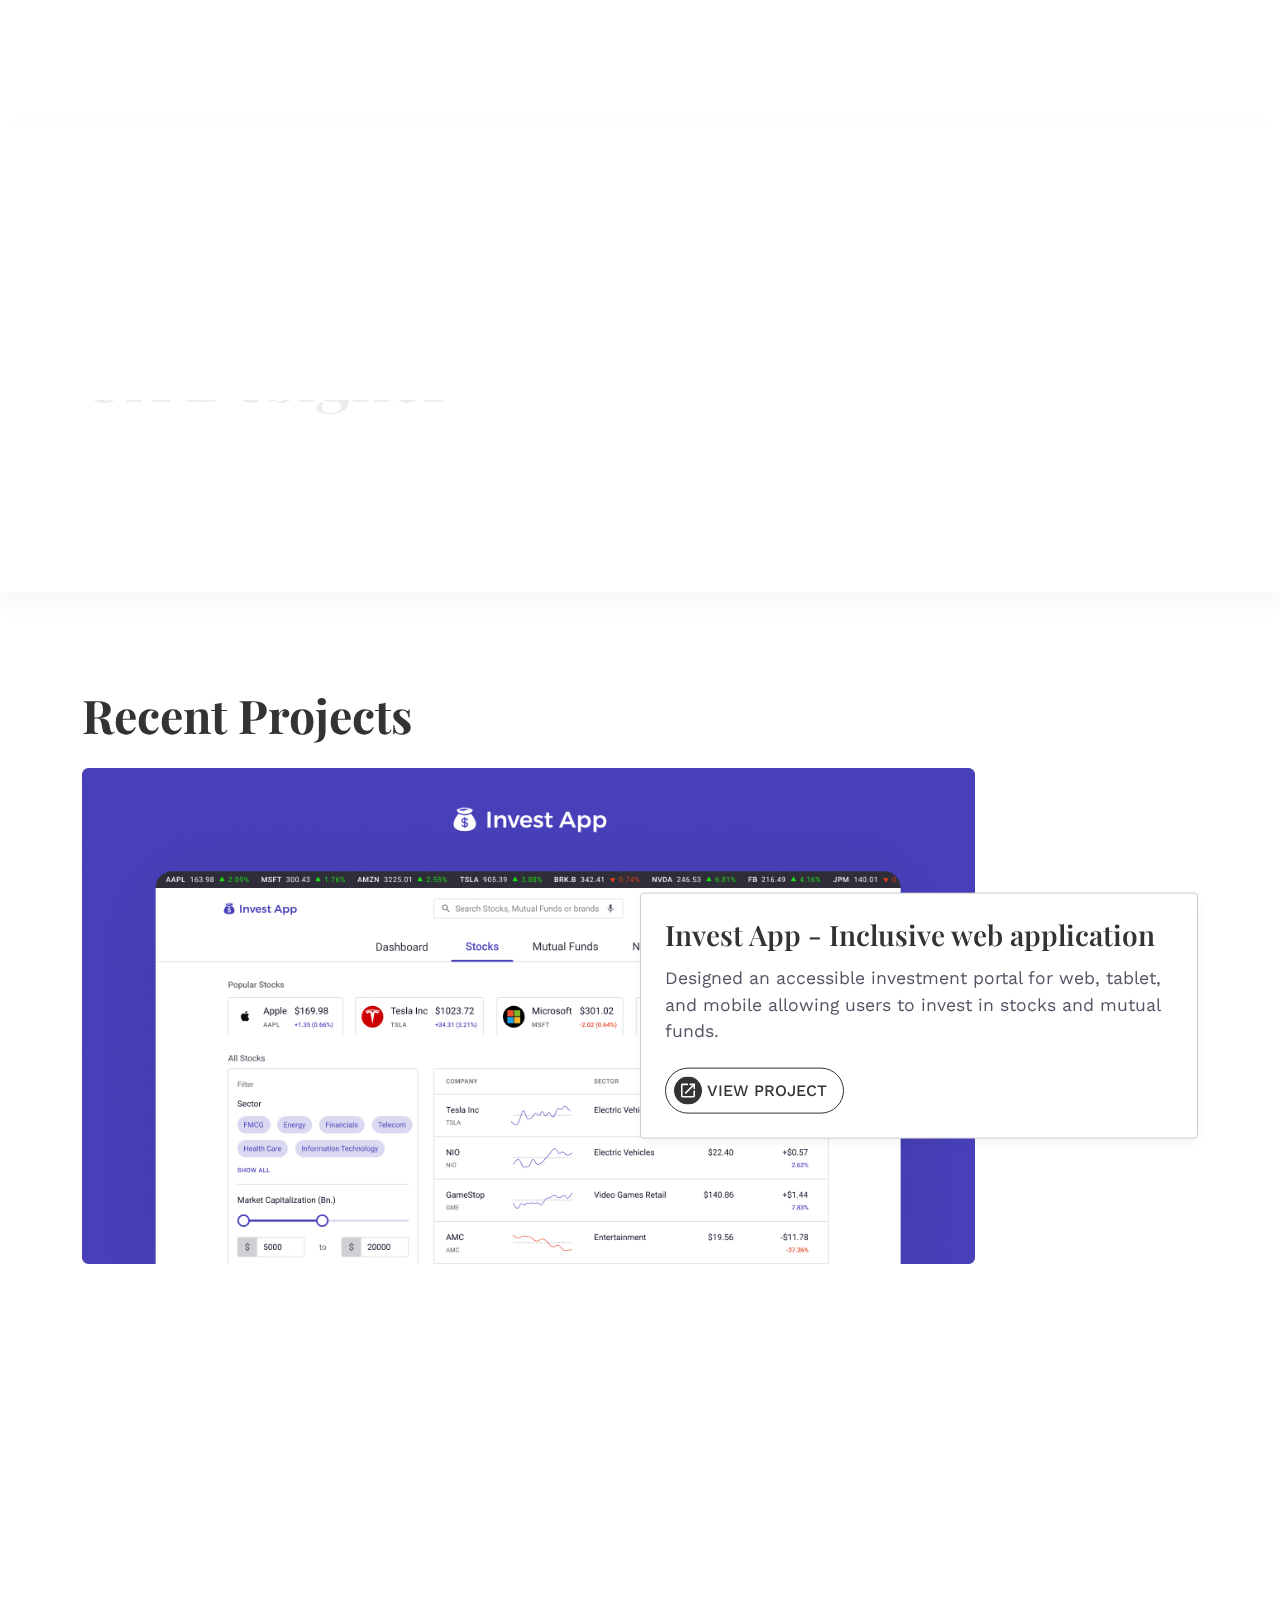
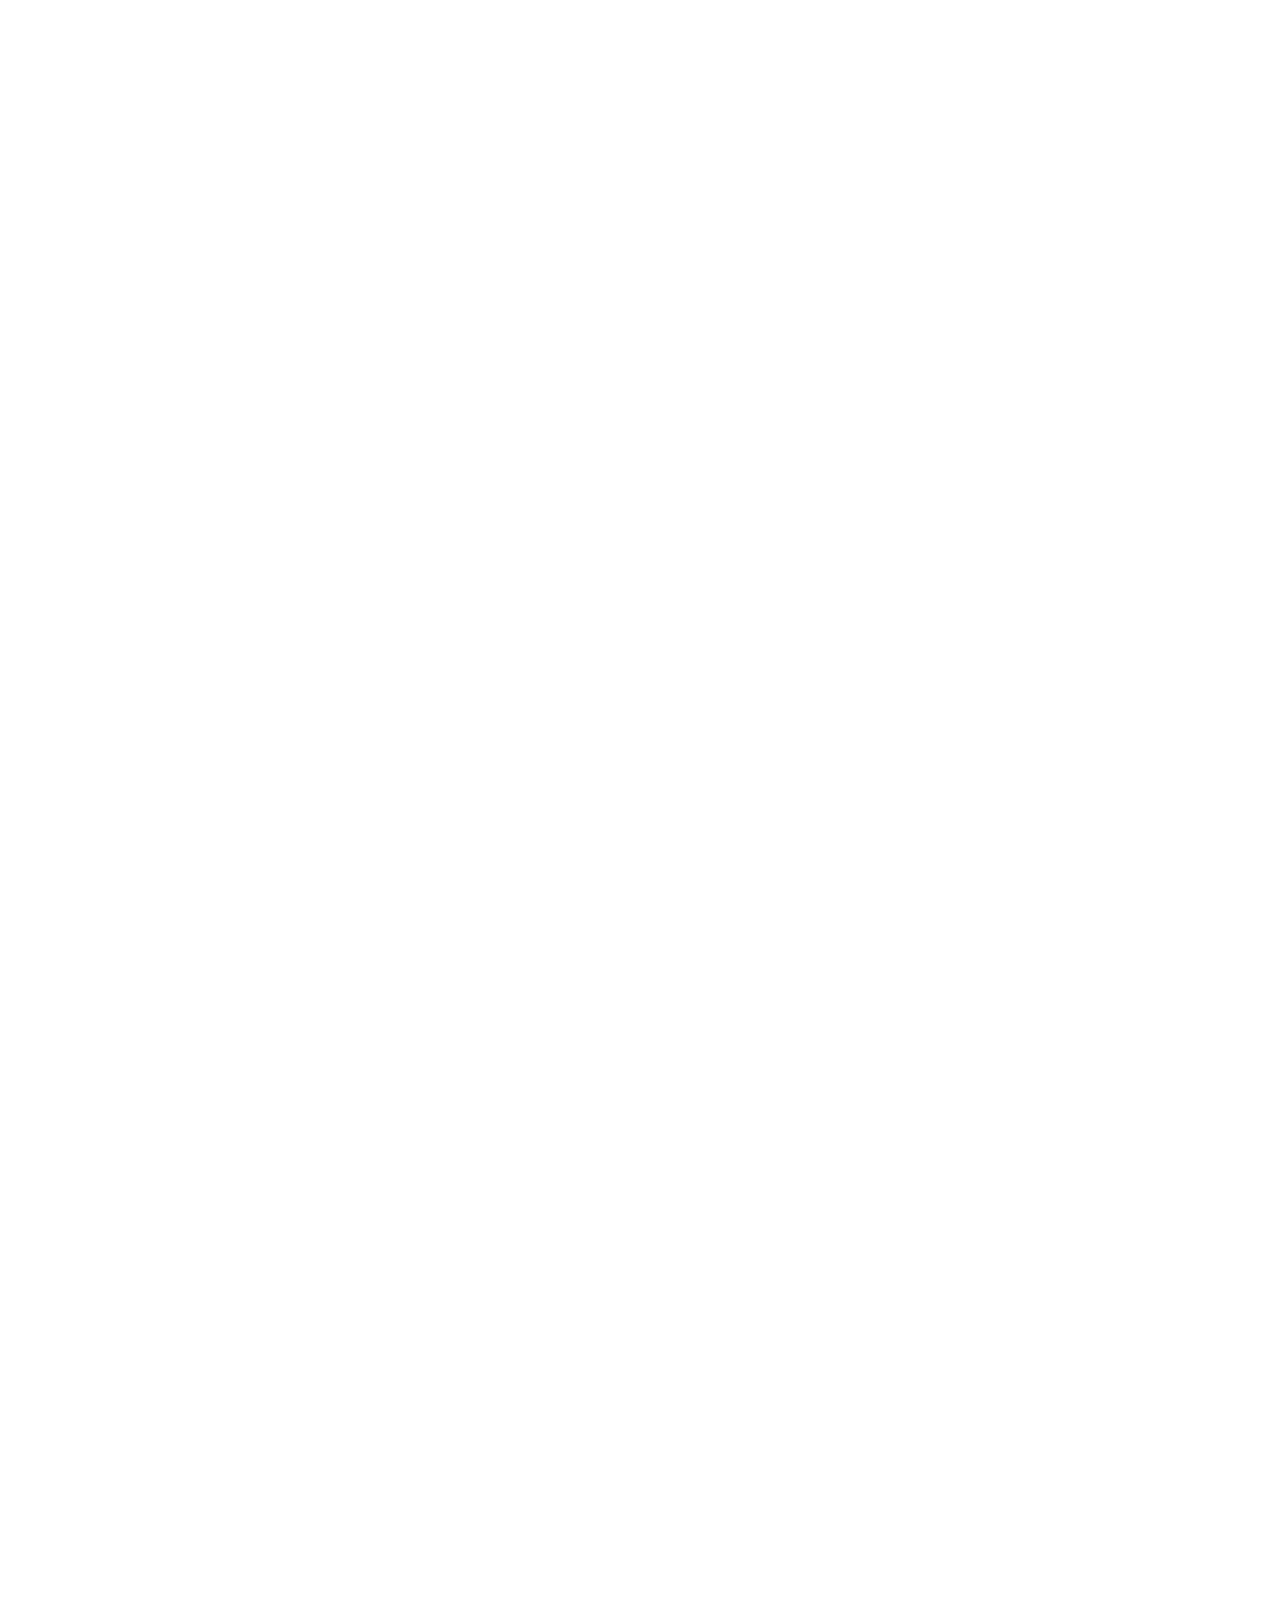
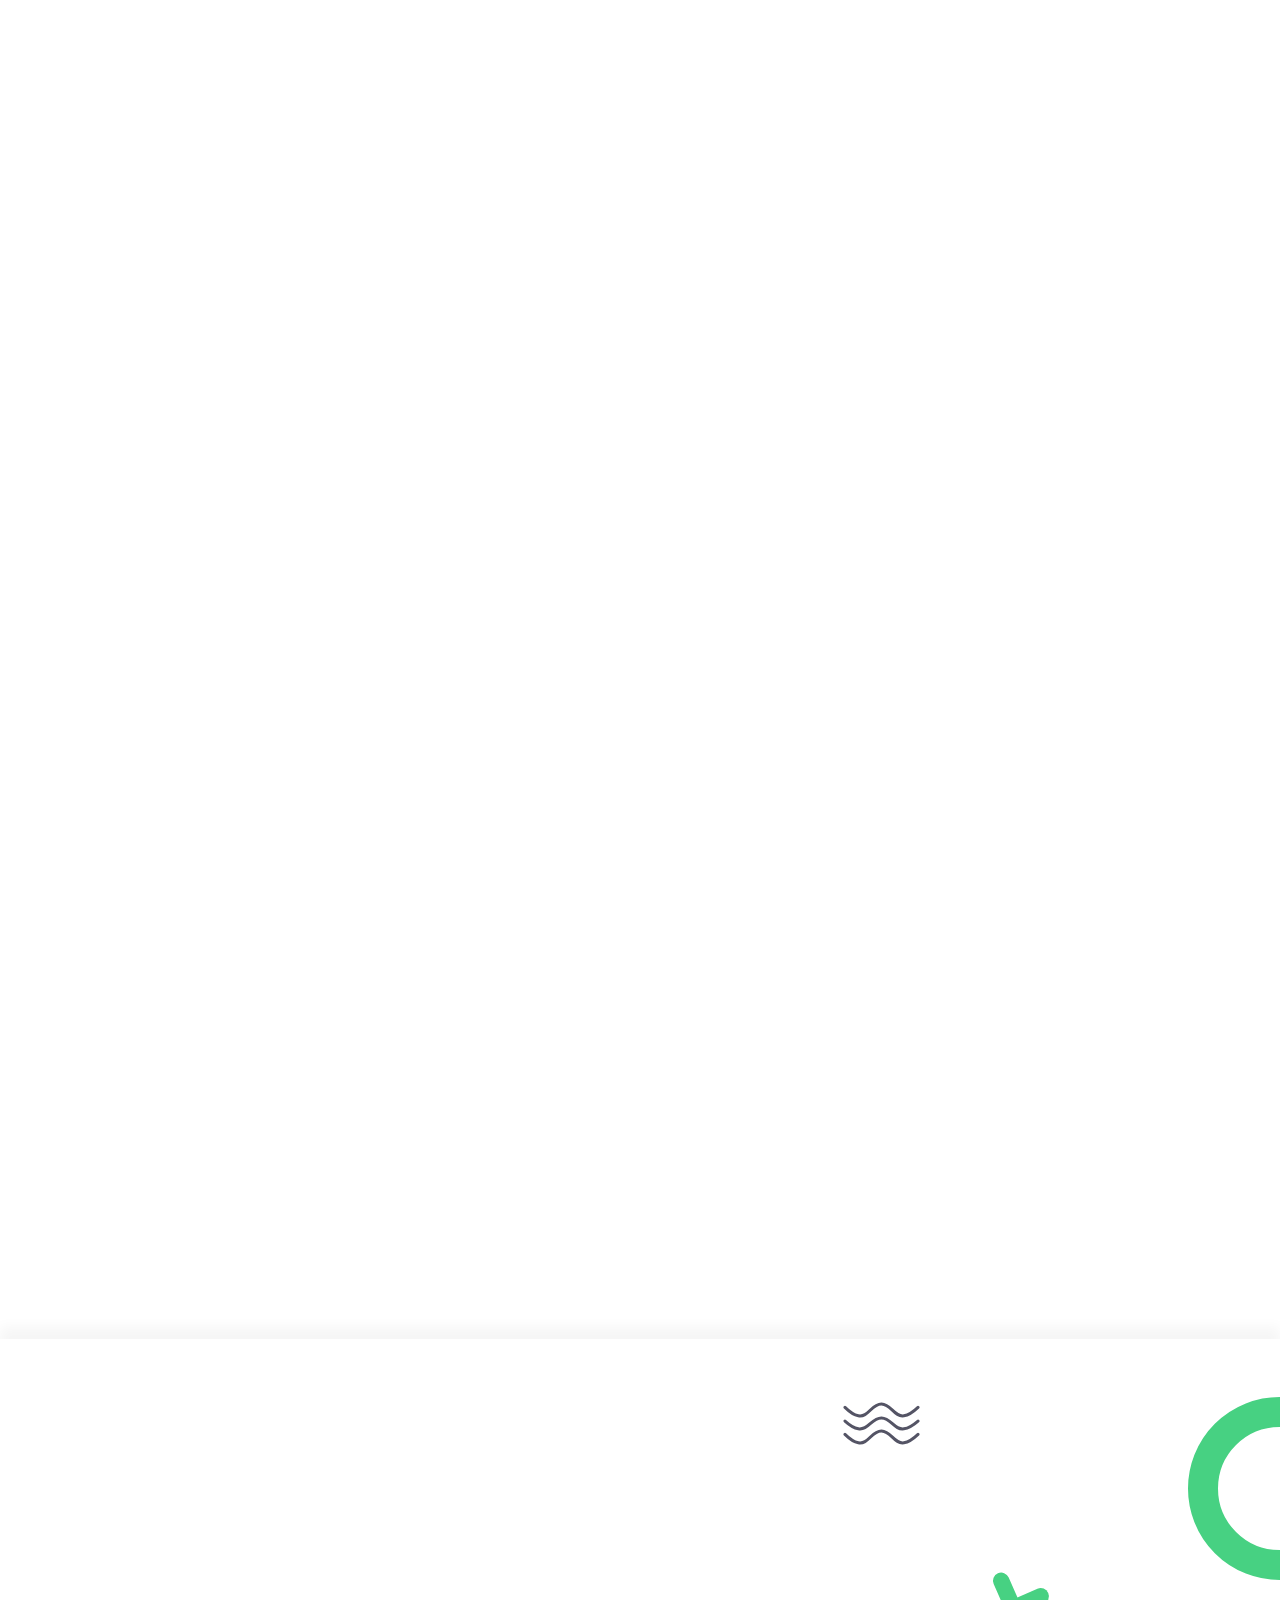
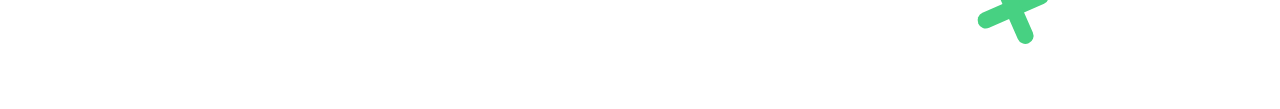
<file: index.html>
<!DOCTYPE html>
<html lang="en">

<head>
        <!-- Google Tag Manager -->
<script>(function(w,d,s,l,i){w[l]=w[l]||[];w[l].push({'gtm.start':
new Date().getTime(),event:'gtm.js'});var f=d.getElementsByTagName(s)[0],
j=d.createElement(s),dl=l!='dataLayer'?'&l='+l:'';j.async=true;j.src=
'https://www.googletagmanager.com/gtm.js?id='+i+dl;f.parentNode.insertBefore(j,f);
})(window,document,'script','dataLayer','GTM-W74PRJL');</script>
<!-- End Google Tag Manager -->

    <meta charset="UTF-8">
    <meta http-equiv="X-UA-Compatible" content="IE=edge">
    <meta name="viewport" content="width=device-width, initial-scale=1.0">
    <meta name="description"
        content="UX Designer based in Birmingham, UK, Suraj Pujari, UI Designer, Web Designer, Mobile App Designer">
    <meta itemprop="description"
        content="UX Designer based in Birmingham, UK, Suraj Pujari, UI Designer, Web Designer, Mobile App Designer">
    <meta property="og:description"
        content="UX Designer based in Birmingham, UK, Suraj Pujari, UI Designer, Web Designer, Mobile App Designer">
    <meta property="og:site_name" content="surajpujari.com">
    <meta name="keywords" content="UI Designing in Birmingham, UK, Suraj Pujari, Birmingham City University" />

    <link rel="stylesheet" href="css/style.css">
    <link rel="stylesheet" href="css/bootstrap.min.css">
    <link rel="stylesheet" href="https://cdn.jsdelivr.net/npm/bootstrap-icons@1.8.3/font/bootstrap-icons.css">
    <link href="https://fonts.googleapis.com/css2?family=Playfair+Display:ital,wght@0,400;0,600;1,400&family=Work+Sans:wght@400;500&display=swap" rel="stylesheet">
    <link href="https://unpkg.com/aos@2.3.1/dist/aos.css" rel="stylesheet">
    <link rel="shortcut icon" href="img/favicon.ico" type="image/x-icon">

    <title>Suraj Pujari | UX Designer | Birmingham, United Kingdom</title>

    <!-- Global site tag (gtag.js) - Google Analytics -->
    <script async src="https://www.googletagmanager.com/gtag/js?id=G-C6Q0K0W4BR"></script>
    <script>
        window.dataLayer = window.dataLayer || [];
        function gtag() { dataLayer.push(arguments); }
        gtag('js', new Date());

        gtag('config', 'G-C6Q0K0W4BR');
    </script>

</head>

<body>
    <!-- Google Tag Manager (noscript) -->
<noscript><iframe src="https://www.googletagmanager.com/ns.html?id=GTM-W74PRJL"
height="0" width="0" style="display:none;visibility:hidden"></iframe></noscript>
<!-- End Google Tag Manager (noscript) -->

    <header id="home">
            <nav class="navbar navbar-expand-lg navbar-light mt-4 mb-4 res-p res-m">
                <div class="container navbar-bordered">
                    <a class="navbar-brand" href="index.html"><img src="img/Logo.svg" alt="Suraj Pujari Logo"></a>
                    <button class="navbar-toggler" type="button" data-bs-toggle="collapse"
                        data-bs-target="#navbarTogglerDemo01" aria-controls="navbarTogglerDemo01" aria-expanded="false"
                        aria-label="Toggle navigation">
                        <span class="navbar-toggler-icon"></span>
                    </button>
                    <div class="collapse navbar-collapse" id="navbarTogglerDemo01">
                        <ul class="navbar-nav m-auto mb-2 mb-lg-0 navbar-main">
                            <li class="nav-item">
                                <a class="nav-link active ps-3 pe-3" aria-current="page" href="#projects">Works</a>
                            </li>
                            <li class="nav-item">
                                <a class="nav-link ps-3 pe-3" href="#about">About</a>
                            </li>
                            <li class="nav-item">
                                <a class="nav-link ps-3 pe-3" href="#footer">Contact</a>
                            </li>
                        </ul>
                        <ul class="navbar-nav mr-auto mb-2 mb-lg-0 social">
                            <li class="nav-item">
                                <a class="nav-link linkedin" href="https://www.linkedin.com/in/surajpujari/"
                                    target="_blank">
                                    <i class="bi-linkedin"></i>
                                </a>
                            </li>
                            <li class="nav-item">
                                <a class="nav-link facebook" href="https://www.facebook.com/suraj.pujari.735"
                                    target="_blank">
                                    <i class="bi-facebook"></i>
                                </a>
                            </li>
                            <li class="nav-item">
                                <a class="nav-link dribbble" href="https://dribbble.com/surajpujari1993"
                                    target="_blank">
                                    <i class="bi-dribbble"></i>
                                </a>
                            </li>
                        </ul>
                    </div>
                </div>
            </nav>
        </header>

        <section class="btm-shadow">
            <div class="container">
                <div class="half-circle">
                    <svg width="98" height="183" viewBox="0 0 98 183" fill="none">
                        <mask id="mask0_735_273" style="mask-type:alpha" maskUnits="userSpaceOnUse" x="0" y="0"
                            width="98" height="183">
                            <rect x="98" width="183" height="98" transform="rotate(90 98 0)" fill="#CCCCCC" />
                        </mask>
                        <g mask="url(#mask0_735_273)">
                            <circle cx="6.5" cy="91.5" r="76.5" transform="rotate(90 6.5 91.5)" fill="white"
                                stroke="#47D182" stroke-width="30" />
                        </g>
                    </svg>
                </div>
                <div class="hero-section row">
                    <div class="col-sm-7 mb-5">
                        <h1 class="headline mt-5">
                            <strong>Hi, I’m Suraj Pujari</strong></br>
                            <strong>UX Designer</strong></br>
                        </h1>
                        <div class="subtitle mt-3">
                            with a <strong>User-focused</strong> approach
                            creating Intuitive solutions
                        </div>
                        <div class="mobile-center">
                            <a class="btn mt-4 btn-big hero-btn" href="Suraj_Pujari_UX_Designer.pdf"
                                target="_blank">
                                <svg width="32" height="32" viewBox="0 0 32 32" fill="none">
                                    <rect width="32" height="32" rx="16" fill="#323334" />
                                    <path
                                        d="M23 16L21.7663 14.7663L16.875 19.6488V9H15.125V19.6488L10.2425 14.7575L9 16L16 23L23 16Z"
                                        fill="white" />
                                </svg>
                                <span class="me-2 align-middle">Download CV</span>
                            </a>
                        </div>
                    </div>
                    <div class="col-sm-5 text-end">
                        <div class="hero-picture d-md-block mb-5">
                            <div class="waves">
                                <svg width="77" height="43" viewBox="0 0 77 43" fill="none">
                                    <path
                                        d="M2 5.37976C2 5.37976 9.38991 12.6972 15.3441 13.8263C25.2018 15.6956 28.4913 1.8557 38.5 2.00114C48.2327 2.14256 51.2277 15.2495 60.871 13.8263C67.1245 12.9034 75 5.37976 75 5.37976"
                                        stroke="#545465" stroke-width="3" stroke-linecap="round"
                                        stroke-linejoin="round" />
                                    <path
                                        d="M2 19.0981C2 19.0981 9.38991 25.8058 15.3441 26.8408C25.2018 28.5543 28.4913 15.8677 38.5 16.001C48.2327 16.1307 51.2277 28.1454 60.871 26.8408C67.1245 25.9948 75 19.0981 75 19.0981"
                                        stroke="#545465" stroke-width="3" stroke-linecap="round"
                                        stroke-linejoin="round" />
                                    <path
                                        d="M2 32.3798C2 32.3798 9.38991 39.6972 15.3441 40.8263C25.2018 42.6956 28.4913 28.8557 38.5 29.0011C48.2327 29.1426 51.2277 42.2495 60.871 40.8263C67.1245 39.9034 75 32.3798 75 32.3798"
                                        stroke="#545465" stroke-width="3" stroke-linecap="round"
                                        stroke-linejoin="round" />
                                </svg>
                            </div>
                            <div class="img-container">
                                <img src="img/suraj-pujari.png" alt="Photo of Suraj Pujari, UX Designer" class="img-fluid">
                                <svg width="91" height="92" viewBox="0 0 91 92" fill="none">
                                    <circle cx="91.5" cy="91.5" r="91.5" transform="rotate(90 91.5 91.5)"
                                        fill="#47D182" />
                                </svg>
                            </div>
                        </div>
                    </div>
                </div>
            </div>
        </section>

        <section class="projects container" id="projects">
            <h1 class="headline2 mb-4" data-aos="fade-down" data-aos-delay="100" data-aos-easing="linear">
                <strong>Recent Projects</strong>
            </h1>

            <div class="project-card" data-aos="fade-down" data-aos-delay="300" data-aos-easing="linear">
                <div class="project-image">
                    <img src="img/invest_banner.jpg" alt="Investment App" class="img-fluid">
                </div>
                <div class="project-desc p-4">
                    <h3>Invest App - Inclusive web application</h3>
                    <p>Designed an accessible investment portal for web, tablet, and mobile allowing users to invest in
                        stocks and mutual funds.</p>
                    <div class="mobile-center">
                        <a class="btn mt-2 btn-mid" href="investapp.html">
                            <svg width="28" height="28" viewBox="0 0 28 28" fill="none">
                                <rect width="28" height="28" rx="14" fill="#323334" />
                                <path
                                    d="M19.4444 19.4444H8.55556V8.55556H14V7H8.55556C7.69222 7 7 7.7 7 8.55556V19.4444C7 20.3 7.69222 21 8.55556 21H19.4444C20.3 21 21 20.3 21 19.4444V14H19.4444V19.4444ZM15.5556 7V8.55556H18.3478L10.7022 16.2011L11.7989 17.2978L19.4444 9.65222V12.4444H21V7H15.5556Z"
                                    fill="white" />
                            </svg>
                            <span class="me-2 align-middle">View Project</span>
                        </a>
                    </div>
                </div>
            </div>

            <div class="project-card" data-aos="fade-down" data-aos-delay="300" data-aos-easing="linear">
                <div class="project-image-right">
                    <img src="img/ar_fashion_banner.jpg" alt="Fashion Zone AR" class="img-fluid">
                </div>
                <div class="project-desc project-desc-right p-4">
                    <h3>AR Fashion - AR Glasses & Mobile App</h3>
                    <p>Created an AR-based mobile and HMD application to immerse fashion experience with Mixed reality.
                    </p>
                    <div class="mobile-center">
                        <a class="btn mt-2 btn-mid" href="fashionAR.html">
                            <svg width="28" height="28" viewBox="0 0 28 28" fill="none">
                                <rect width="28" height="28" rx="14" fill="#323334" />
                                <path
                                    d="M19.4444 19.4444H8.55556V8.55556H14V7H8.55556C7.69222 7 7 7.7 7 8.55556V19.4444C7 20.3 7.69222 21 8.55556 21H19.4444C20.3 21 21 20.3 21 19.4444V14H19.4444V19.4444ZM15.5556 7V8.55556H18.3478L10.7022 16.2011L11.7989 17.2978L19.4444 9.65222V12.4444H21V7H15.5556Z"
                                    fill="white" />
                            </svg>
                            <span class="me-2 align-middle">View Project</span>
                        </a>
                    </div>
                </div>
            </div>

            <div class="project-card" data-aos="fade-down" data-aos-delay="300" data-aos-easing="linear">
                <div class="project-image">
                    <img src="img/fitearn_banner.jpg" alt="FitEarn Mobile App" class="img-fluid">
                </div>
                <div class="project-desc p-4">
                    <h3>FitEarn - Mobile App</h3>
                    <p>FitEarn mobile app is a fitness application that allows fitness enthusiasts
                        as well as beginners to perform a variety of exercises based on their own preferences.</p>
                    <div class="mobile-center">
                        <a class="btn mt-2 btn-mid" href="fitearn.html">
                            <svg width="28" height="28" viewBox="0 0 28 28" fill="none">
                                <rect width="28" height="28" rx="14" fill="#323334" />
                                <path
                                    d="M19.4444 19.4444H8.55556V8.55556H14V7H8.55556C7.69222 7 7 7.7 7 8.55556V19.4444C7 20.3 7.69222 21 8.55556 21H19.4444C20.3 21 21 20.3 21 19.4444V14H19.4444V19.4444ZM15.5556 7V8.55556H18.3478L10.7022 16.2011L11.7989 17.2978L19.4444 9.65222V12.4444H21V7H15.5556Z"
                                    fill="white" />
                            </svg>
                            <span class="me-2 align-middle">View Project</span>
                        </a>
                    </div>
                </div>
            </div>

            <div class="project-card" data-aos="fade-down" data-aos-delay="300" data-aos-easing="linear">
                <div class="project-image-right">
                    <img src="img/hoppers_banner.jpg" alt="Hoppers! Mobile App" class="img-fluid">
                </div>
                <div class="project-desc p-4 project-desc-right">
                    <h3>Hoppers! - Mobile App</h3>
                    <p>Collaboratively researched and designed a Jump rope application to encourage personal and
                        community
                        health.</p>
                    <div class="mobile-center">
                        <a class="btn mt-2 btn-mid" href="hoppers.html">
                            <svg width="28" height="28" viewBox="0 0 28 28" fill="none">
                                <rect width="28" height="28" rx="14" fill="#323334" />
                                <path
                                    d="M19.4444 19.4444H8.55556V8.55556H14V7H8.55556C7.69222 7 7 7.7 7 8.55556V19.4444C7 20.3 7.69222 21 8.55556 21H19.4444C20.3 21 21 20.3 21 19.4444V14H19.4444V19.4444ZM15.5556 7V8.55556H18.3478L10.7022 16.2011L11.7989 17.2978L19.4444 9.65222V12.4444H21V7H15.5556Z"
                                    fill="white" />
                            </svg>
                            <span class="me-2 align-middle">View Project</span>
                        </a>
                    </div>
                </div>
            </div>
        </section>

        <section class="container">
            <div class="testimonials">
                <div class="row">
                    <div class="col-sm-4">
                        <div class="testimonial-card p-4 mb-4" data-aos="fade-up" data-aos-delay="300"
                            data-aos-easing="linear">
                            <img src="img/adsuncover.jpg" class="img-fluid m-auto mb-4" alt="ads uncover logo">
                            <p>
                                "Suraj is a talented & hardworking person. His skills in web & mobile app designing, as well as wireframing, are excellent. I can for sure recommend Suraj for all the UI/UX related work including but not limited to websites, web & mobile app.”
                            </p>
                            <div class="testimonial-author mt-4">
                                <img src="img/himanshu.png" class="img-fluid m-auto mb-2" alt="Himanshu Gajwani">
                                <div>
                                    <h5>Himanshu Gajwani</h5>
                                    <small>Co-Founder - AdsUncover</small>
                                </div>
                            </div>
                        </div>
                    </div>
                    <div class="col-sm-4">
                        <div class="testimonial-card p-4 mb-4" data-aos="fade-up" data-aos-delay="400"
                            data-aos-easing="linear">
                            <img src="img/doms.png" class="img-fluid m-auto mb-4" alt="Doms logo">
                            <p>
                                “I’ve worked with Suraj for a project of mine, he is one of the best freelancers I’ve ever worked with. Quick to respond, punctual, and most importantly good at what he does. I would easily recommend him to anyone looking for UI/UX solution.”
                            </p>
                            <div class="testimonial-author mt-4">
                                <img src="img/krishna.png" class="img-fluid m-auto mb-2" alt="Krishna Bhatia">
                                <div>
                                    <h5>Krishna Bhatia</h5>
                                    <small>Digital Marketing Manager - Doms</small>
                                </div>
                            </div>
                        </div>
                    </div>
                    <div class="col-sm-4">
                        <div class="testimonial-card p-4 mb-4" data-aos="fade-up" data-aos-delay="500"
                            data-aos-easing="linear">
                            <img src="img/kranos.jpg" class="img-fluid m-auto mb-4" alt="Kranos logo">
                            <p>
                                “Suraj has designed the whole website and application design in IOS and Android for Kranos.in. He is one of the most humble person and a great listener and his advice due to his experience is excellent.”
                            </p>
                            <div class="testimonial-author mt-4">
                                <img src="img/kapil.png" class="img-fluid m-auto mb-2" alt="Kapil Bhatia">
                                <h5>Kapil Bhatia</h5>
                                <small>Co-Founder and CEO - Kranos</small>
                            </div>
                        </div>
                    </div>
                </div>
            </div>
        </section>

        <section class="container" id="about">
            <div class="about">
                <h1 class="headline2 mb-4" data-aos="fade-down" data-aos-delay="300" data-aos-easing="linear">
                    <strong>About Me</strong>
                </h1>
                <div class="row">
                    <div class="col-sm-5">
                        <div class="img-container" data-aos="fade-down" data-aos-delay="600" data-aos-easing="linear">
                            <img src="img/suraj-pujari-about.png" alt="Suraj Pujari Photo" class="img-fluid" />
                        </div>
                    </div>
                    <div class="col-sm-7 pt-4" data-aos="fade-down" data-aos-delay="800" data-aos-easing="linear">
                        <p>
                            Hello, I am a UX/UI Designer based in Birmingham, UK who is delighted to create intuitive
                            user interfaces and solve user problems by implementing a Human-Centered design process.
                        </p>
                        <p>
                            I am currently pursuing MSc User Experience Design course offered by <a
                                href="https://www.bcu.ac.uk/courses/user-experience-design-msc-2022-23#overview"
                                target="_blank"><strong>Birmingham City University</strong></a>. In the past 5 years,
                            I've worked in 2 software development companies with a variety of domains and diverse
                            clients mostly from the US and India. This experience not only sharpen my UI and UX
                            designing skills but also prepared me to become proficient in Web development languages such
                            as HTML5, CSS3, and Javascript along with the Bootstrap 5 framework. At present, My role is
                            a UX Designer Intern in <a href="https://wecarrybags.co.uk/"
                                target="_blank"><strong>Carrybags Limited</strong></a> based in Coventry, UK.
                        </p>
                        <p>
                            I spend my personal time listening to all music genres, watching Sci-fi movies, playing
                            open-world video games, and indulging in physical activities such as Rope skipping,
                            Volleyball, and Cricket.
                        </p>
                    </div>
                </div>
            </div>
        </section>

        <footer class="up-shadow" id="footer">
            <section class="container">
                <h1 class="headline2 mb-2" data-aos="fade-down" data-aos-delay="300" data-aos-easing="linear">
                    <strong>Let’s Discuss!</strong>
                </h1>
                <div class="subtitle">
                    Let’s convert your ideas into user-friendly products.
                </div>
                <a class="btn btn-primary mt-4 btn-in" href="https://www.linkedin.com/in/surajpujari/" target="_blank"
                    data-aos="fade-up" data-aos-delay="300" data-aos-easing="linear">
                    <svg width="32" height="32" viewBox="0 0 32 32" fill="none">
                        <rect width="32" height="32" rx="16" fill="#0A66C2" />
                        <path fill-rule="evenodd" clip-rule="evenodd"
                            d="M9 10.1696C9 9.85943 9.12323 9.56193 9.34258 9.34258C9.56193 9.12323 9.85943 9 10.1696 9H21.8291C21.9828 8.99975 22.1351 9.02982 22.2772 9.0885C22.4193 9.14717 22.5484 9.2333 22.6572 9.34194C22.7659 9.45059 22.8522 9.57962 22.911 9.72164C22.9698 9.86367 23.0001 10.0159 23 10.1696V21.8291C23.0002 21.9829 22.97 22.1351 22.9113 22.2772C22.8525 22.4193 22.7663 22.5484 22.6576 22.6572C22.549 22.766 22.4199 22.8522 22.2778 22.911C22.1358 22.9698 21.9835 23.0001 21.8297 23H10.1696C10.016 23 9.86384 22.9697 9.72189 22.9109C9.57994 22.8521 9.45097 22.7659 9.34235 22.6572C9.23373 22.5485 9.14759 22.4195 9.08885 22.2775C9.03011 22.1355 8.99992 21.9834 9 21.8297V10.1696ZM14.5415 14.3378H16.4372V15.2898C16.7108 14.7425 17.4108 14.25 18.4627 14.25C20.4794 14.25 20.9573 15.3401 20.9573 17.3402V21.0451H18.9165V17.7958C18.9165 16.6567 18.6428 16.014 17.9479 16.014C16.9838 16.014 16.5829 16.707 16.5829 17.7958V21.0451H14.5415V14.3378ZM11.0415 20.9579H13.0829V14.25H11.0415V20.9573V20.9579ZM13.375 12.0622C13.3788 12.237 13.3477 12.4108 13.2835 12.5734C13.2193 12.736 13.1232 12.8841 13.001 13.0091C12.8787 13.1341 12.7327 13.2334 12.5716 13.3012C12.4104 13.369 12.2373 13.4039 12.0625 13.4039C11.8877 13.4039 11.7146 13.369 11.5534 13.3012C11.3923 13.2334 11.2463 13.1341 11.124 13.0091C11.0018 12.8841 10.9057 12.736 10.8415 12.5734C10.7773 12.4108 10.7462 12.237 10.75 12.0622C10.7576 11.7191 10.8992 11.3926 11.1445 11.1526C11.3898 10.9126 11.7193 10.7783 12.0625 10.7783C12.4057 10.7783 12.7352 10.9126 12.9805 11.1526C13.2258 11.3926 13.3674 11.7191 13.375 12.0622Z"
                            fill="white" />
                    </svg>
                    <span class="me-2 align-middle">Connect on Linkedin</span>
                </a>
                <a href="#home" class="btn-bottom reveal">
                <svg width="48" height="48" viewBox="0 0 48 48" fill="none">
                    <rect class="outer-circle" x="0.5" y="0.5" width="47" height="47" rx="23.5" fill="white"
                        stroke="#323334"></rect>
                    <rect x="40" y="40" width="32" height="32" rx="16" transform="rotate(-180 40 40)" fill="#323334">
                    </rect>
                    <path
                        d="M17 24L18.2338 25.2337L23.125 20.3512L23.125 31L24.875 31L24.875 20.3512L29.7575 25.2425L31 24L24 17L17 24Z"
                        fill="white"></path>
                </svg>
            </a>
            </section>
            <img class="shapes" src="img/footer.svg">
        </footer>
  
    <script src="https://cdn.jsdelivr.net/npm/@popperjs/core@2.9.2/dist/umd/popper.min.js" integrity="sha384-IQsoLXl5PILFhosVNubq5LC7Qb9DXgDA9i+tQ8Zj3iwWAwPtgFTxbJ8NT4GN1R8p" crossorigin="anonymous"></script>
    <script src="https://cdn.jsdelivr.net/npm/bootstrap@5.0.2/dist/js/bootstrap.min.js" integrity="sha384-cVKIPhGWiC2Al4u+LWgxfKTRIcfu0JTxR+EQDz/bgldoEyl4H0zUF0QKbrJ0EcQF" crossorigin="anonymous"></script>
    <script src="https://cdnjs.cloudflare.com/ajax/libs/gsap/3.10.4/gsap.min.js"></script>
    <script src="https://unpkg.com/aos@2.3.1/dist/aos.js"></script>
    <script type="text/javascript" src="js/index.js"></script>
    <script type="text/javascript" src="js/nanobar.min.js"></script>

    <script type="text/javascript">
        var options = {
          bg: '#47D182',
          target: document.getElementById('nanobar')
        };

        var nanobar = new Nanobar(options);

        nanobar.go(100);
    </script>

</body>

</html>
</file>
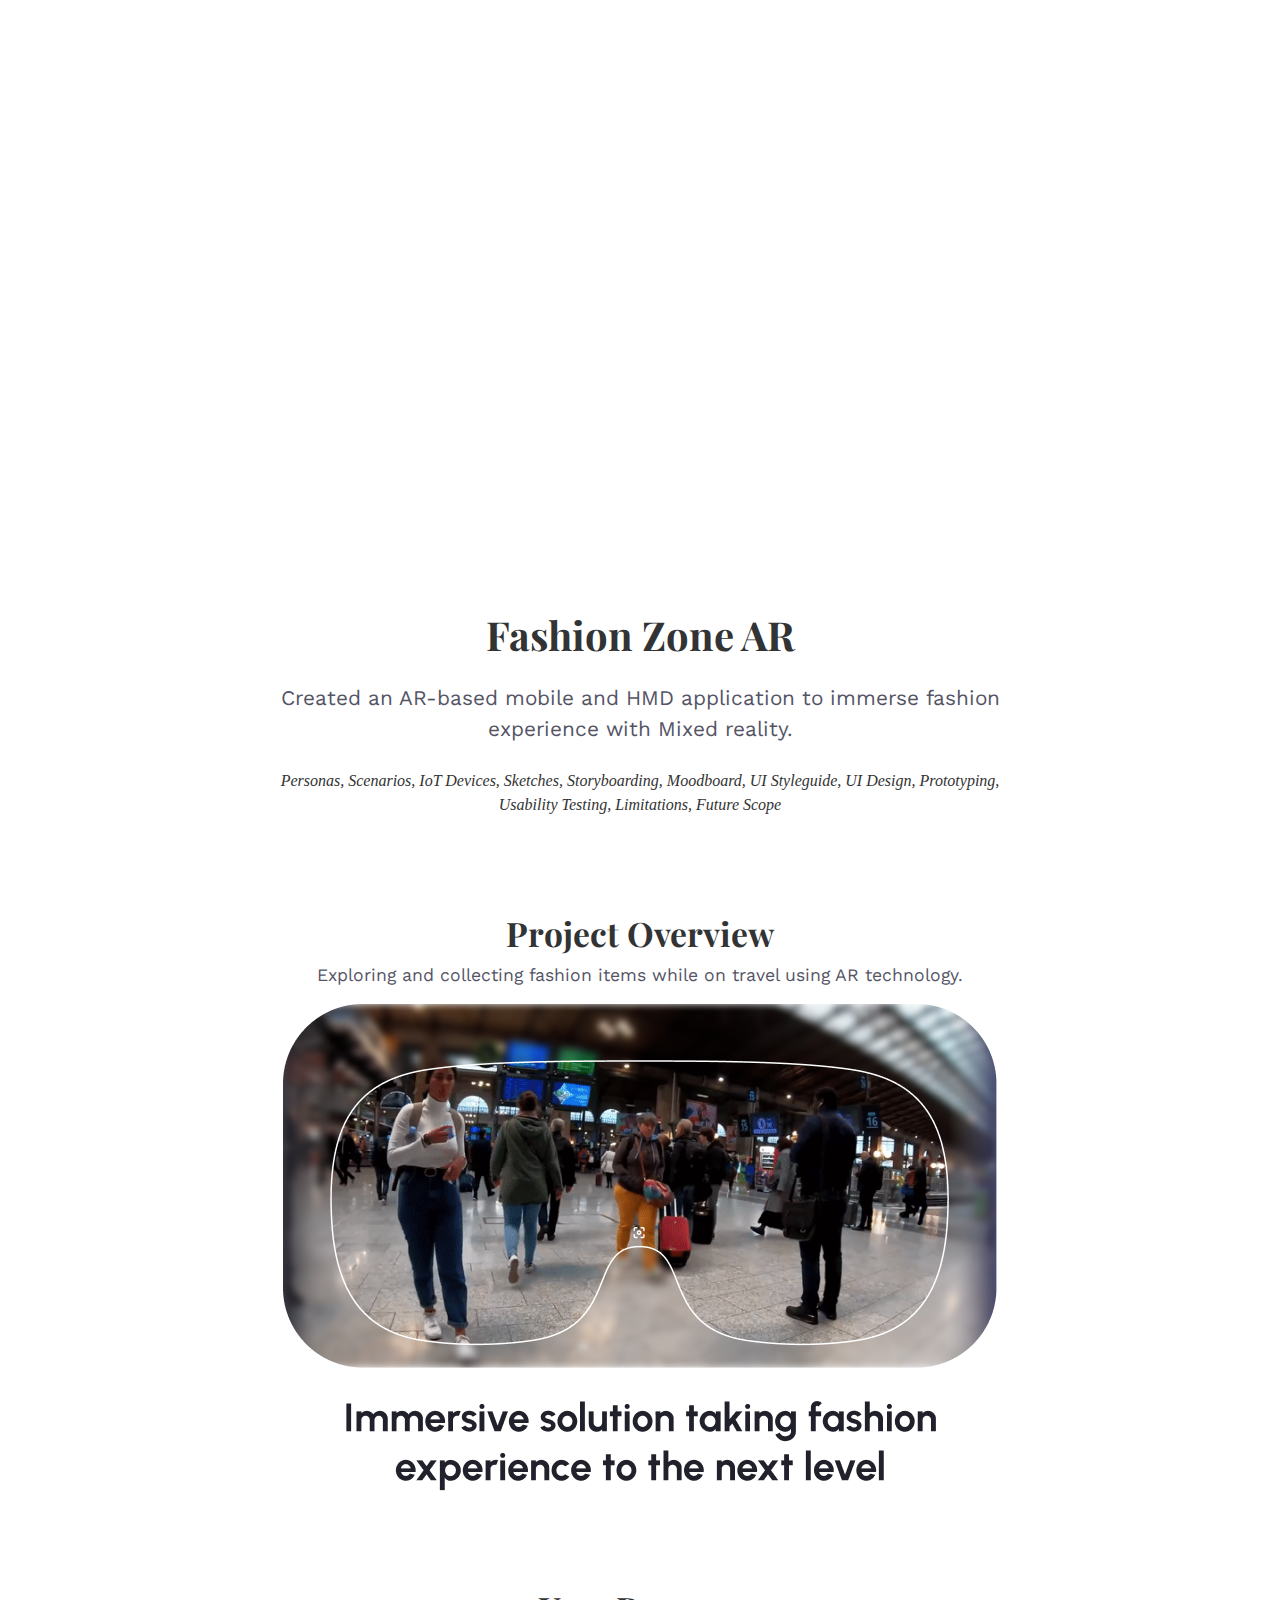
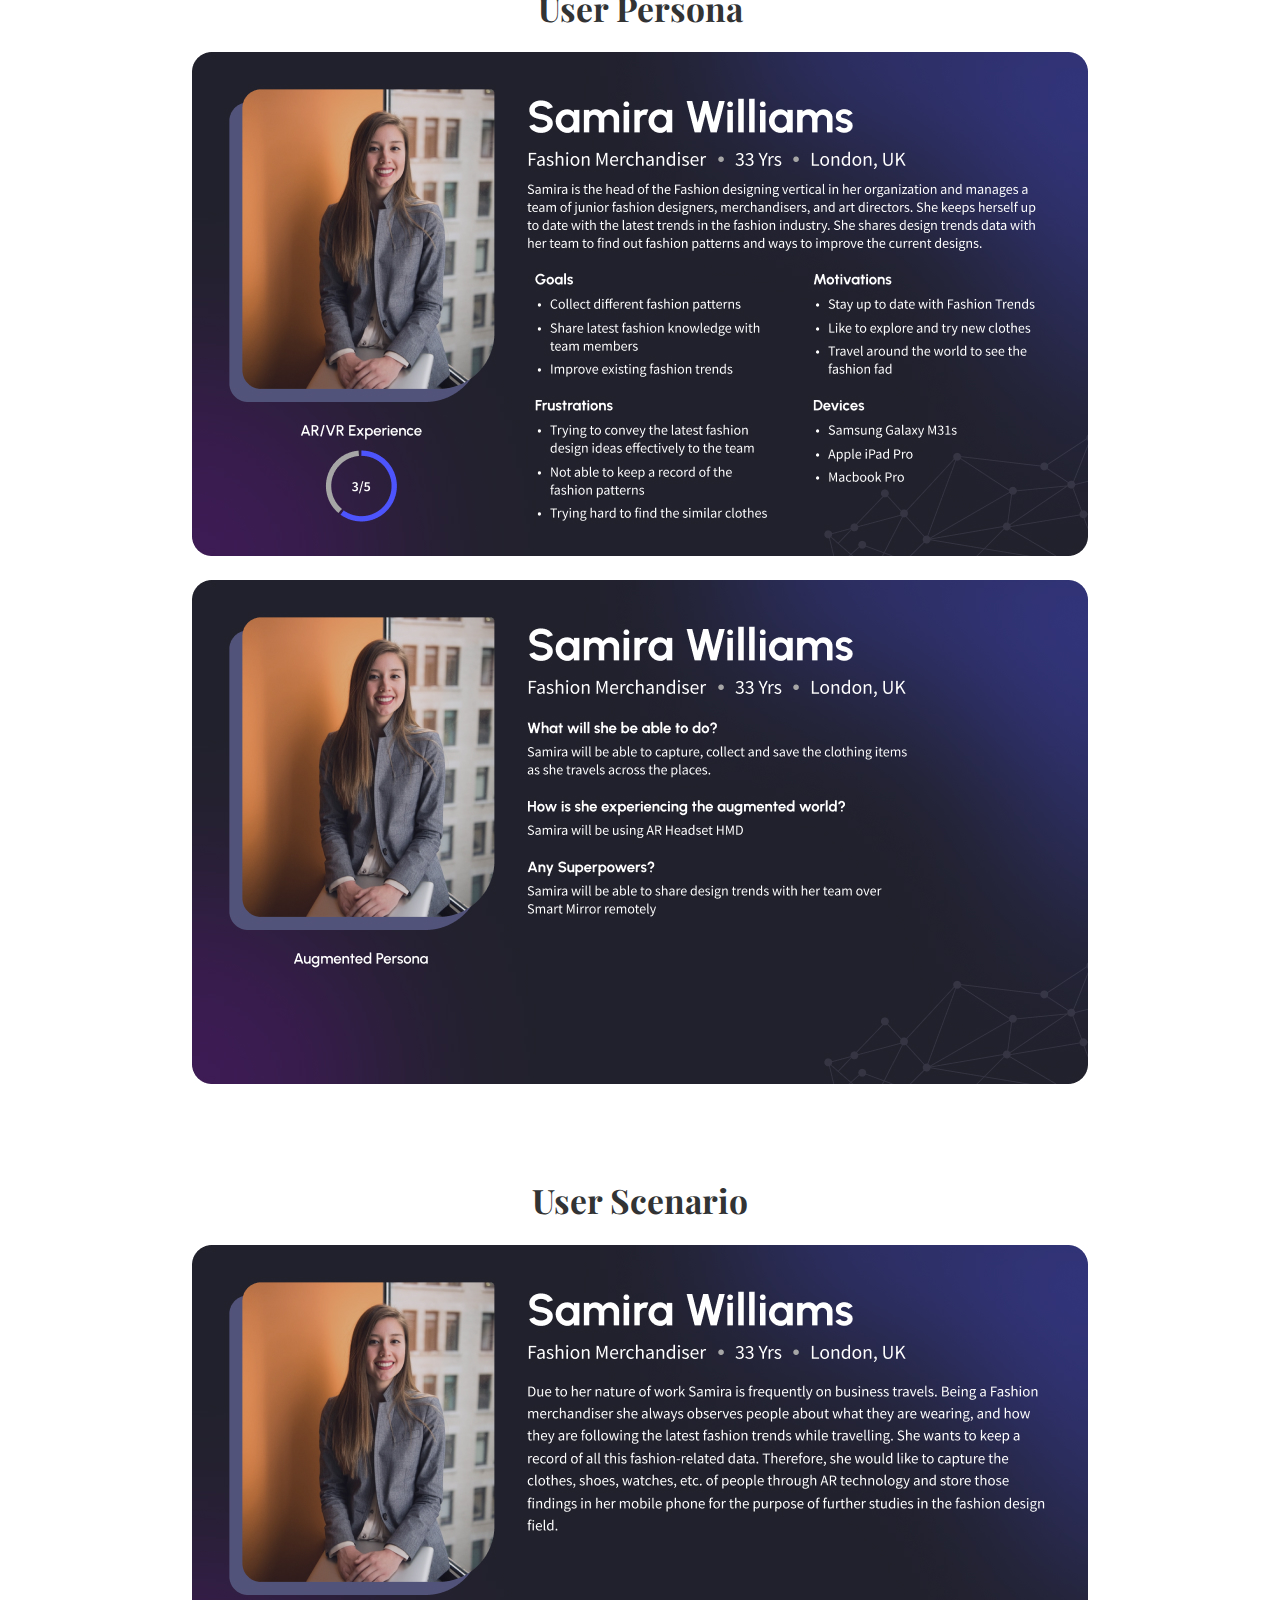
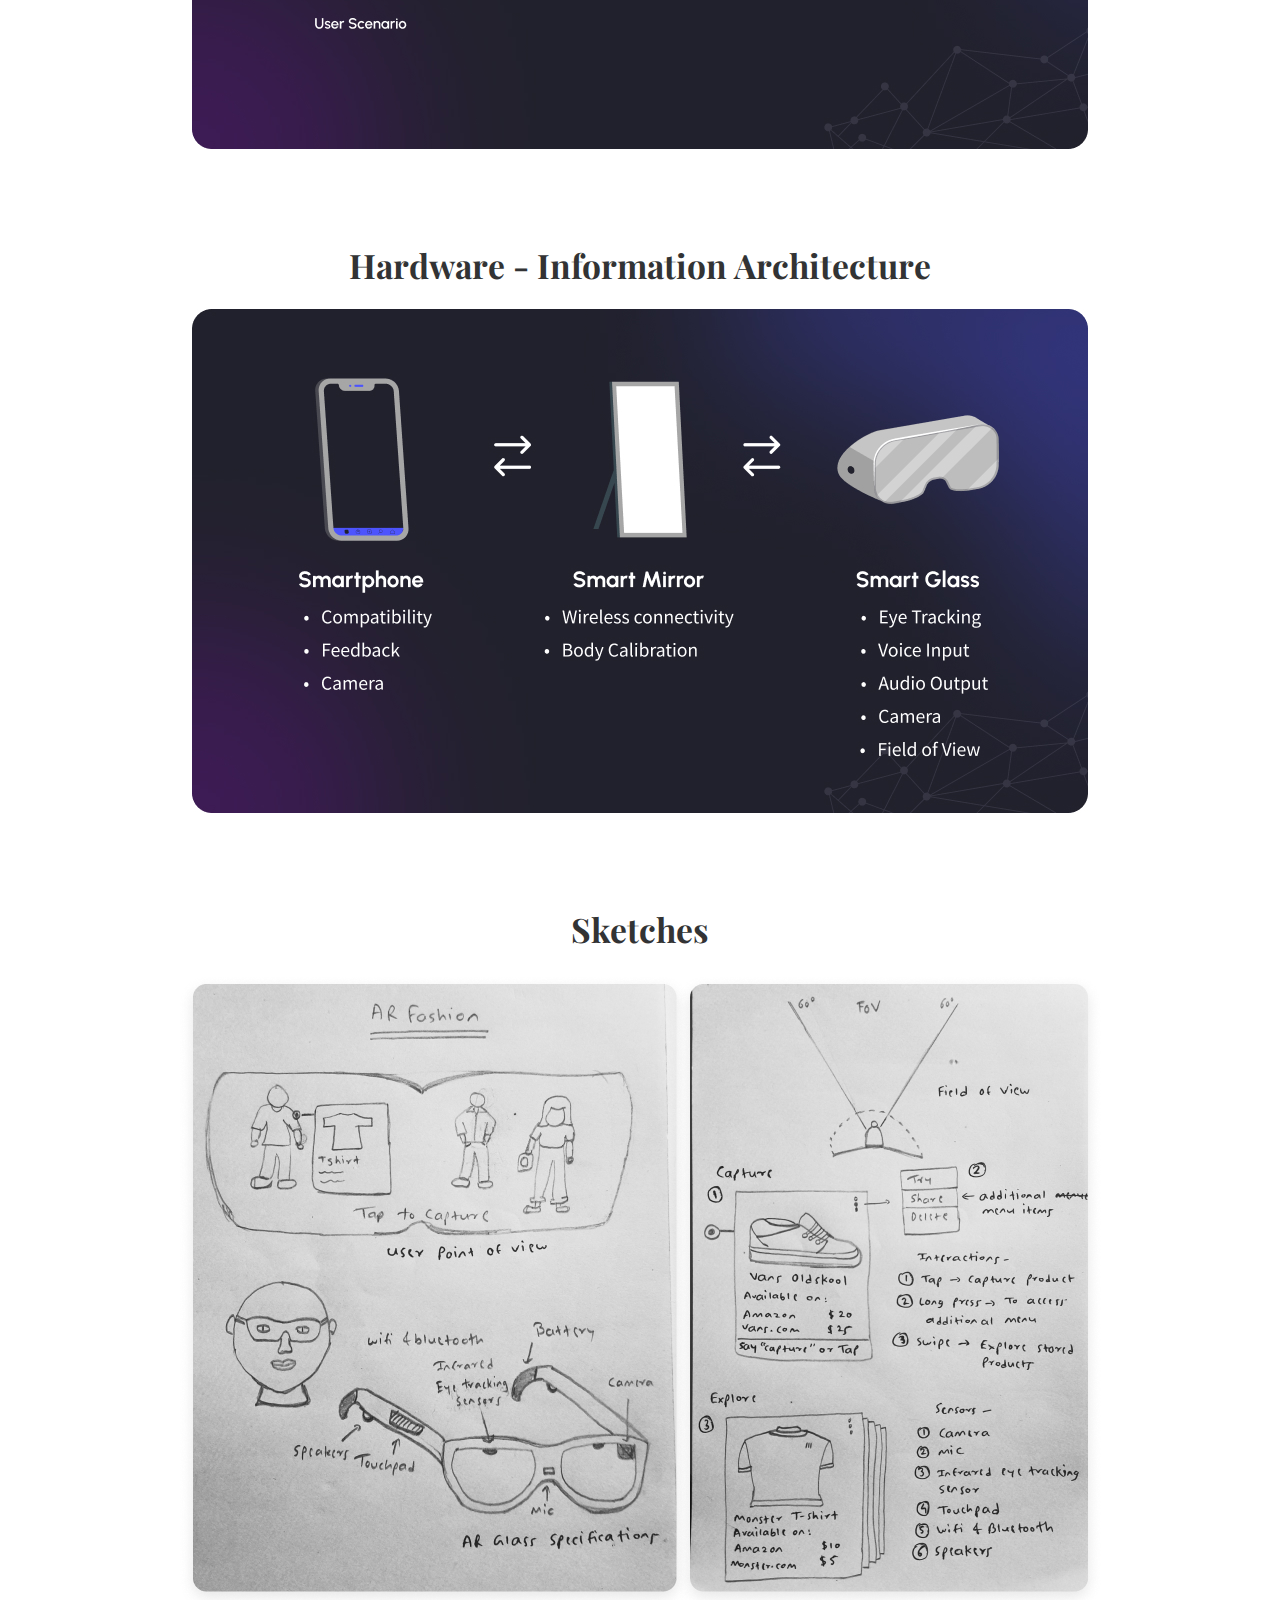
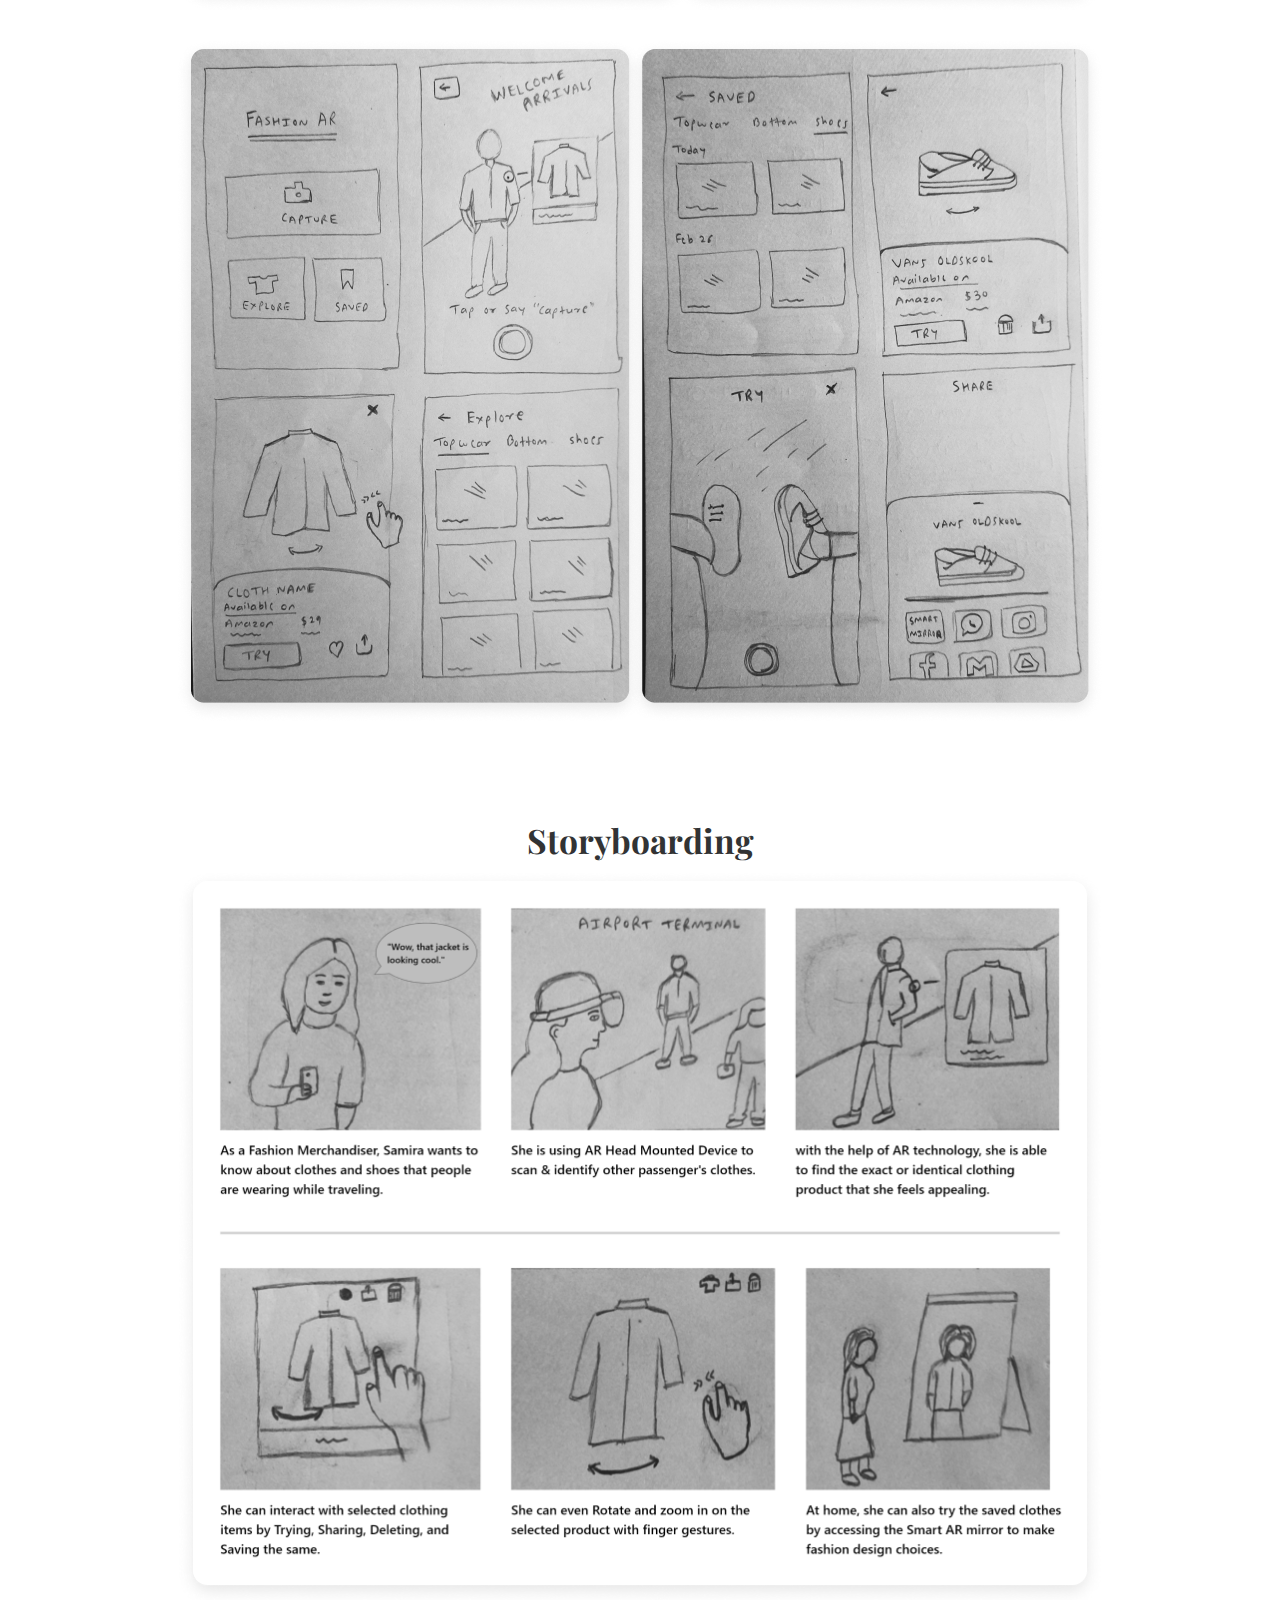
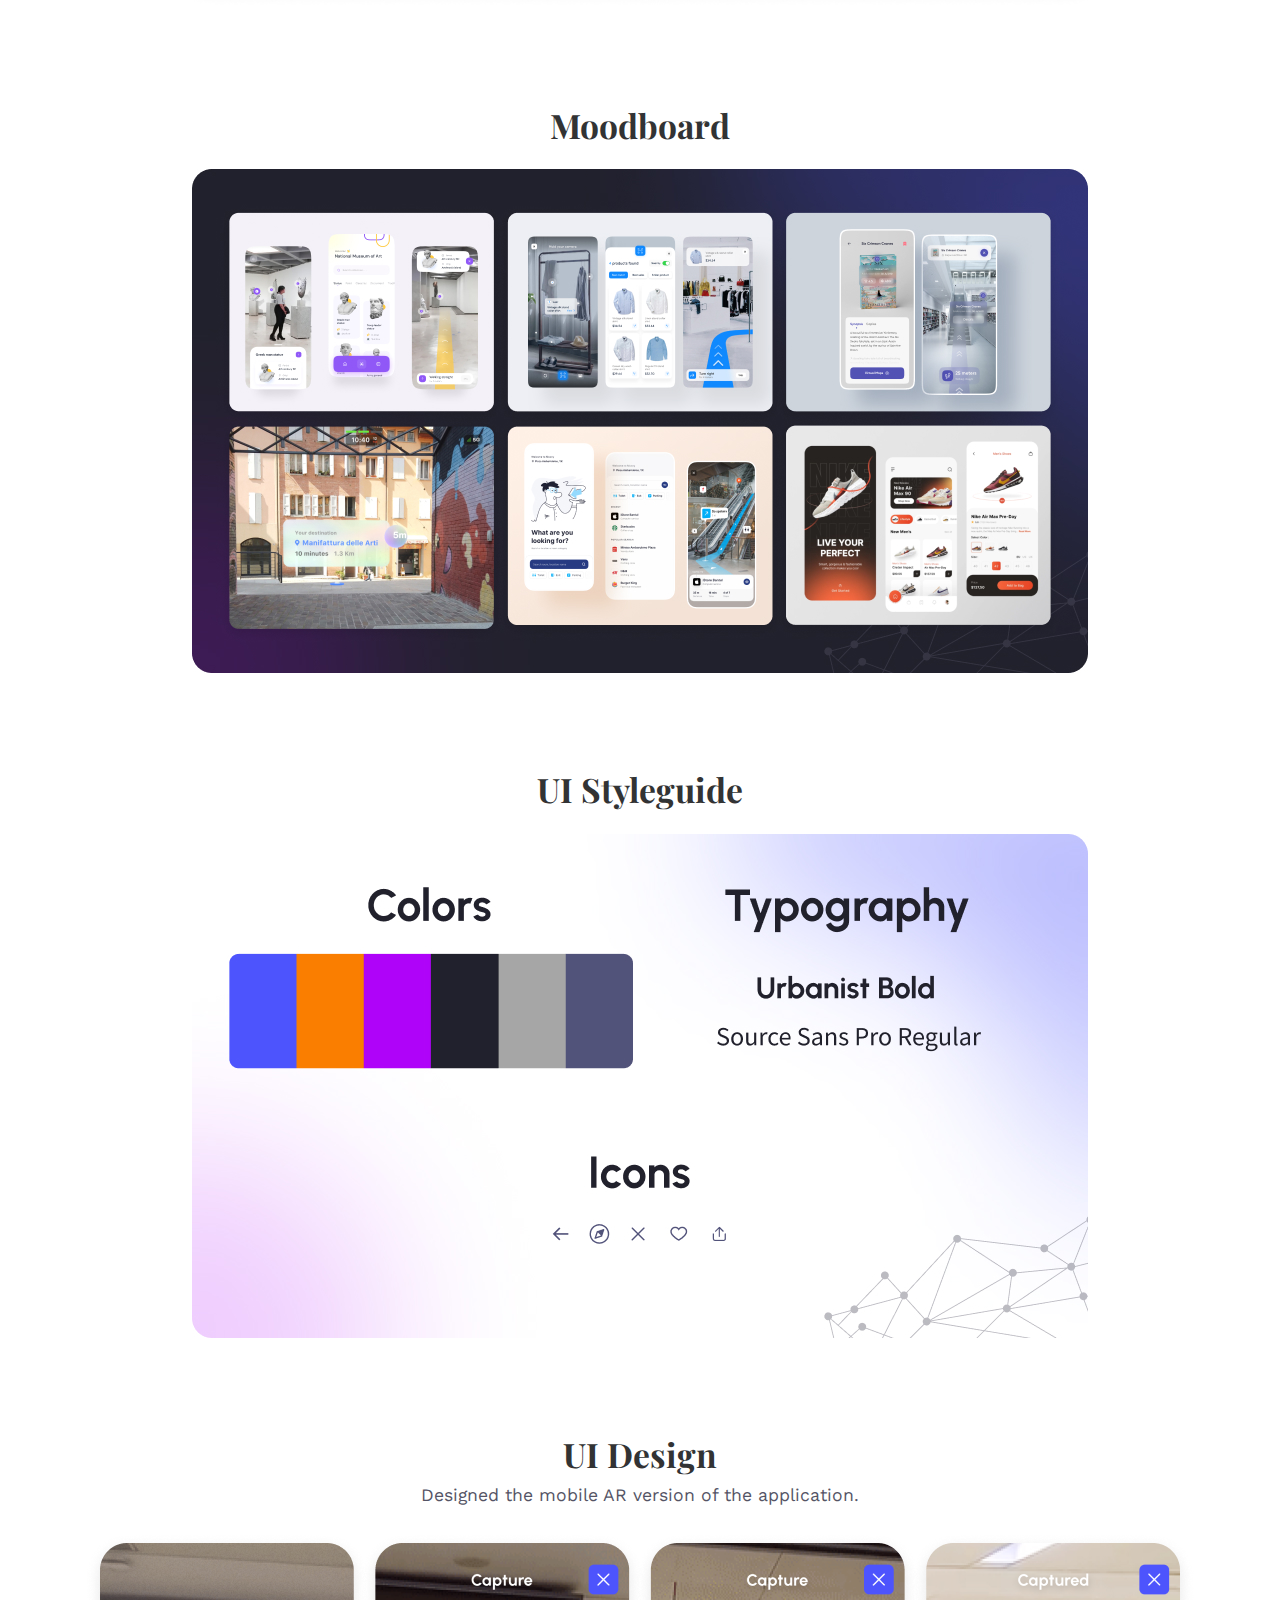
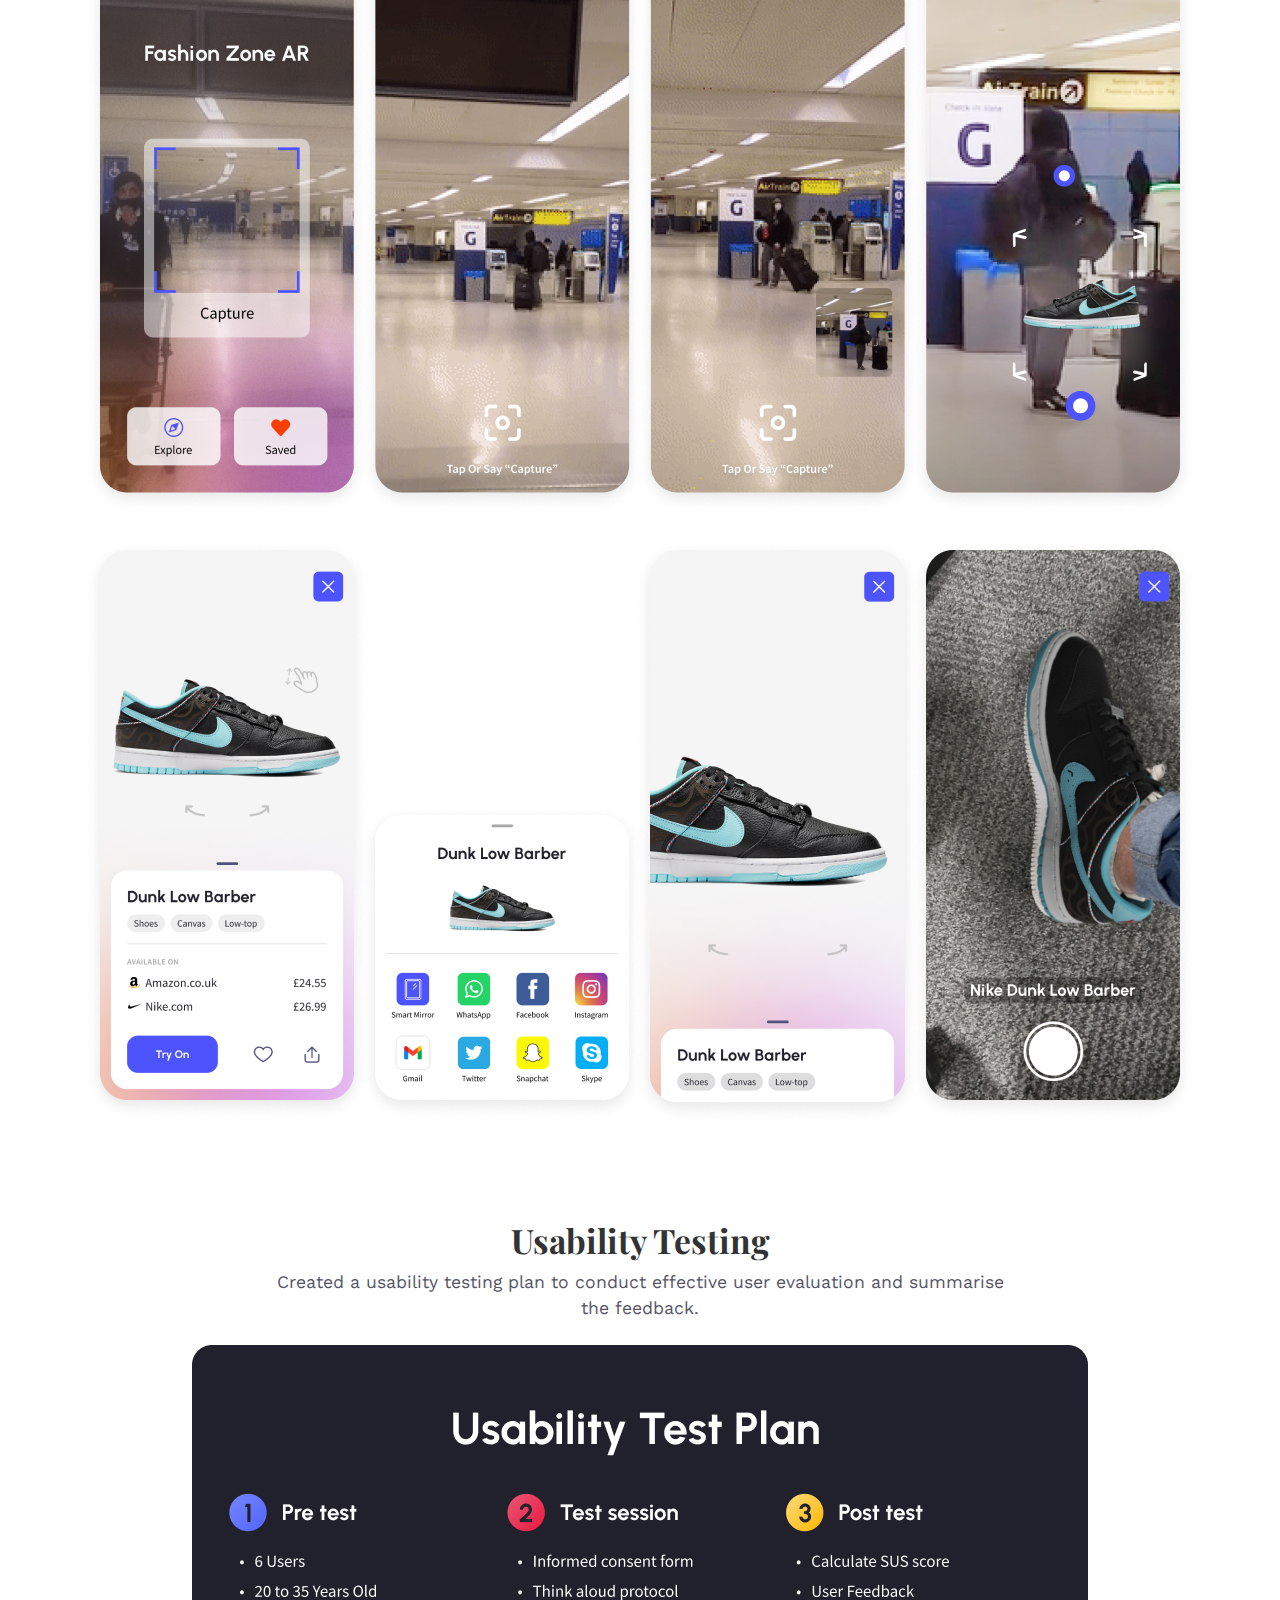
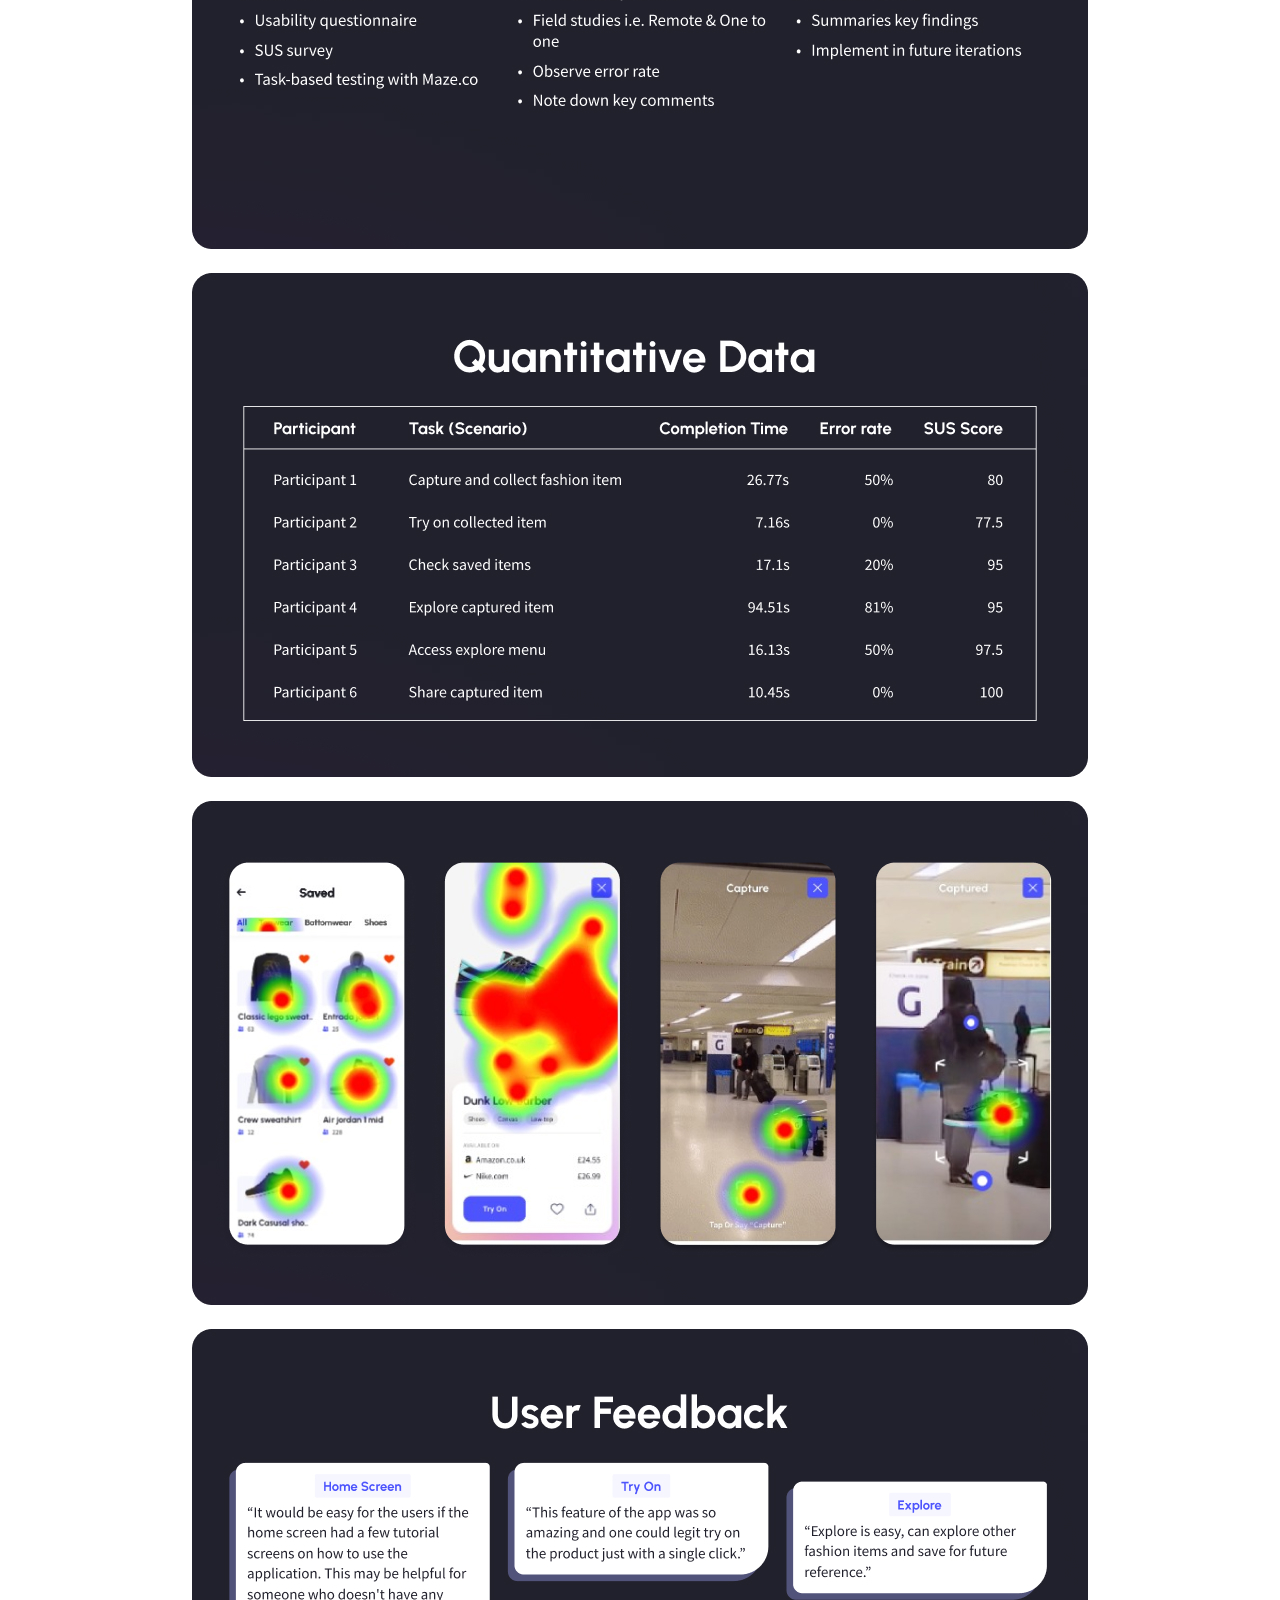
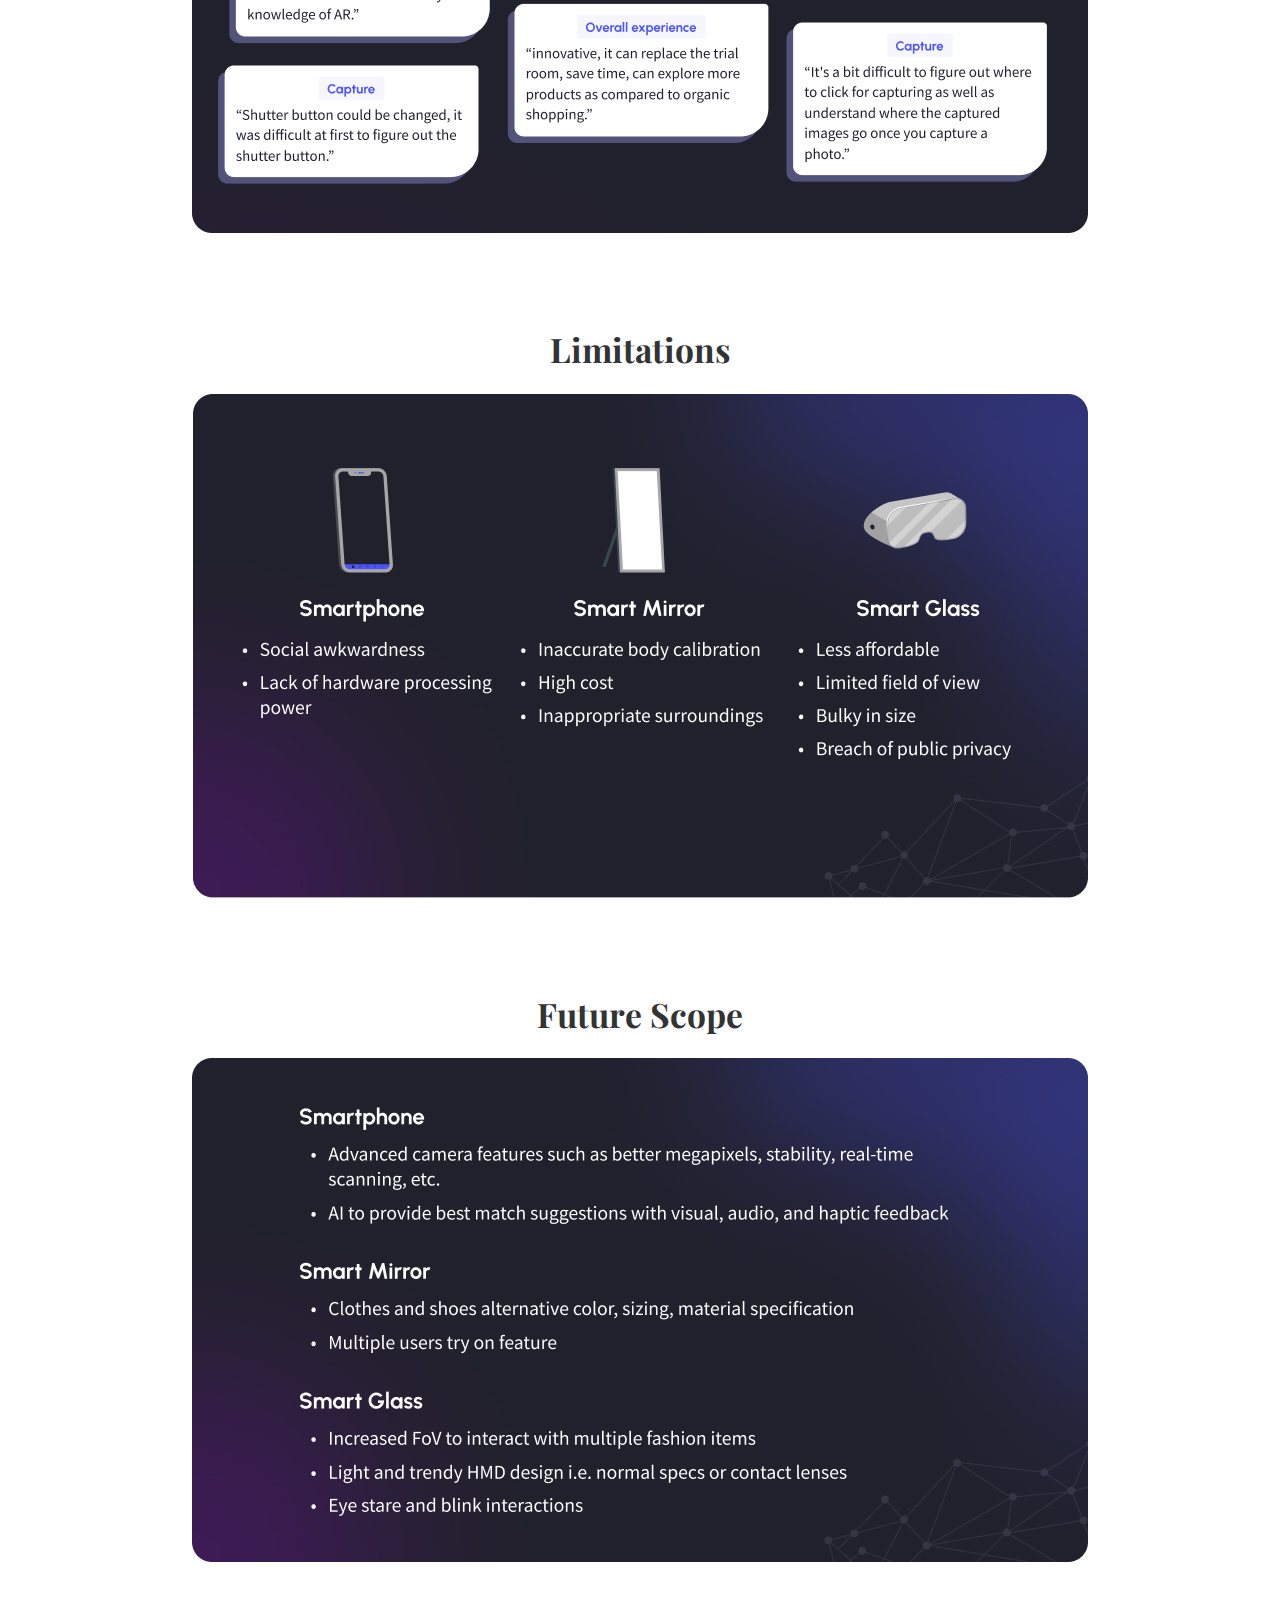
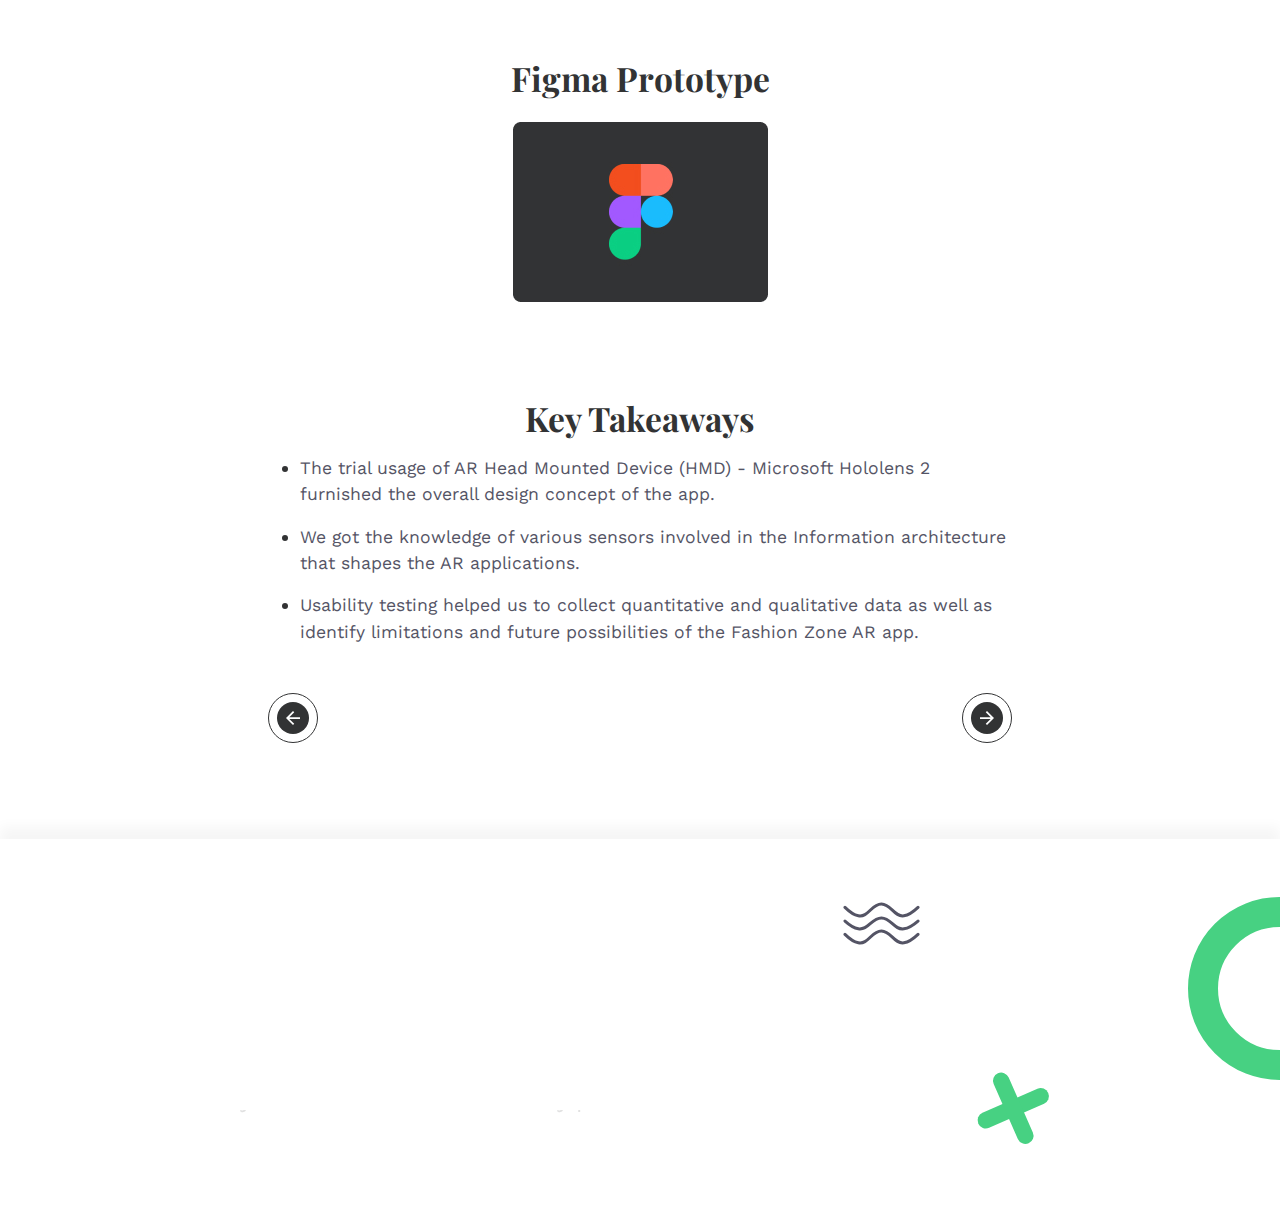
<file: fashionAR.html>
<!DOCTYPE html>
<html lang="en">
<head>
    <meta charset="UTF-8">
    <meta http-equiv="X-UA-Compatible" content="IE=edge">
    <meta name="viewport" content="width=device-width, initial-scale=1.0">
    <meta name="description" content="UX Designer based in Birmingham, UK, Suraj Pujari, UI Designer, Web Designer, Mobile App Designer">
    <meta itemprop="description" content="UX Designer based in Birmingham, UK, Suraj Pujari, UI Designer, Web Designer, Mobile App Designer">
    <meta property="og:description" content="UX Designer based in Birmingham, UK, Suraj Pujari, UI Designer, Web Designer, Mobile App Designer">
    <meta property="og:site_name" content="surajpujari.com">
    <meta name="keywords" content="UI Designing in Birmingham, UK, Suraj Pujari, Birmingham City University" />
    
    <!---- All CSS ---->
    <link rel="stylesheet" href="css/style.css">
    <link rel="stylesheet" href="css/bootstrap.min.css">
    <link rel="stylesheet" href="https://cdn.jsdelivr.net/npm/bootstrap-icons@1.8.3/font/bootstrap-icons.css">
    <link href="https://fonts.googleapis.com/css2?family=Playfair+Display:ital,wght@0,400;0,600;1,400&family=Work+Sans:wght@400;500&display=swap" rel="stylesheet">
    <link href="https://unpkg.com/aos@2.3.1/dist/aos.css" rel="stylesheet">
    <link rel="shortcut icon" href="img/favicon.ico" type="image/x-icon">
    <title>Fashion Zone AR Case Study</title>
    
</head>
<body>
    <section>
        <header id="home">
            <nav class="navbar navbar-expand-lg navbar-light mt-4 mb-4 res-p res-m">
                <div class="container navbar-bordered">
                    <a class="navbar-brand" href="index.html"><img src="img/Logo.svg" alt=""></a>
                    <button class="navbar-toggler" type="button" data-bs-toggle="collapse" data-bs-target="#navbarTogglerDemo01" aria-controls="navbarTogglerDemo01" aria-expanded="false" aria-label="Toggle navigation">
                        <span class="navbar-toggler-icon"></span>
                    </button>
                    <div class="collapse navbar-collapse" id="navbarTogglerDemo01">
                        <ul class="navbar-nav m-auto mb-2 mb-lg-0 navbar-main">
                            <li class="nav-item">
                                <a class="nav-link ps-3 pe-3" aria-current="page" href="index.html">Home</a>
                            </li>
                            <li class="nav-item">
                                <a class="nav-link ps-3 pe-3" href="#footer">Contact</a>
                            </li>
                        </ul>
                        <ul class="navbar-nav mr-auto mb-2 mb-lg-0 social">
                            <li class="nav-item">
                                <a class="nav-link linkedin" href="https://www.linkedin.com/in/surajpujari/" target="_blank">
                                    <i class="bi-linkedin"></i>
                                </a>
                            </li>
                            <li class="nav-item">
                                <a class="nav-link facebook" href="https://www.facebook.com/suraj.pujari.735" target="_blank">
                                    <i class="bi-facebook"></i>
                                </a>
                            </li>
                            <li class="nav-item">
                                <a class="nav-link dribbble" href="https://dribbble.com/surajpujari1993" target="_blank">
                                    <i class="bi-dribbble"></i>
                                </a>
                            </li>
                        </ul>
                    </div>
                </div>
            </nav>
        </header>
        <section>
            <div class="container">
                <div class="half-circle">
                    <svg width="98" height="183" viewBox="0 0 98 183" fill="none">
                        <mask id="mask0_735_273" style="mask-type:alpha" maskUnits="userSpaceOnUse" x="0" y="0" width="98" height="183">
                        <rect x="98" width="183" height="98" transform="rotate(90 98 0)" fill="#CCCCCC"/>
                        </mask>
                        <g mask="url(#mask0_735_273)">
                        <circle cx="6.5" cy="91.5" r="76.5" transform="rotate(90 6.5 91.5)" fill="white" stroke="#47D182" stroke-width="30"/>
                        </g>
                    </svg>
                </div>
                <div class="hero-section row">
                    <div class="col-sm-12 mb-4">
                        <div class="case-container hero-picture">
                            <img src="img/fashionAR.jpg" alt="" class="img-100"/>
                            <svg width="91" height="92" viewBox="0 0 91 92" fill="none" class="green-shape">
                                <circle cx="91.5" cy="91.5" r="91.5" transform="rotate(90 91.5 91.5)" fill="#47D182"/>
                            </svg>
                            <div class="waves">
                                <svg width="77" height="43" viewBox="0 0 77 43" fill="none">
                                    <path d="M2 5.37976C2 5.37976 9.38991 12.6972 15.3441 13.8263C25.2018 15.6956 28.4913 1.8557 38.5 2.00114C48.2327 2.14256 51.2277 15.2495 60.871 13.8263C67.1245 12.9034 75 5.37976 75 5.37976" stroke="#545465" stroke-width="3" stroke-linecap="round" stroke-linejoin="round"/>
                                    <path d="M2 19.0981C2 19.0981 9.38991 25.8058 15.3441 26.8408C25.2018 28.5543 28.4913 15.8677 38.5 16.001C48.2327 16.1307 51.2277 28.1454 60.871 26.8408C67.1245 25.9948 75 19.0981 75 19.0981" stroke="#545465" stroke-width="3" stroke-linecap="round" stroke-linejoin="round"/>
                                    <path d="M2 32.3798C2 32.3798 9.38991 39.6972 15.3441 40.8263C25.2018 42.6956 28.4913 28.8557 38.5 29.0011C48.2327 29.1426 51.2277 42.2495 60.871 40.8263C67.1245 39.9034 75 32.3798 75 32.3798" stroke="#545465" stroke-width="3" stroke-linecap="round" stroke-linejoin="round"/>
                                </svg>
                            </div>
                        </div>
                    </div>
                </div>
            </div>
        </section>
        
        <section class="case-study container">
            <h1 class="headline2 mb-4 text-center"
            >
                <strong>Fashion Zone AR</strong>
            </h1>
            <p class="text-center col-sm-8 mx-auto mb-4">Created an AR-based mobile and HMD application to immerse fashion experience with Mixed reality.</p>
            <span class="labels d-block col-sm-8 mx-auto">Personas, Scenarios, IoT Devices, Sketches, Storyboarding, Moodboard, UI Styleguide, UI Design, Prototyping, Usability Testing, Limitations, Future Scope</span>
            
            <div class="case-header mt-5 col-sm-8 text-center mx-auto">
                <h2><strong>Project Overview</strong></h2>
                <p>Exploring and collecting fashion items while on travel using AR technology.</p>
            </div>
            <div class="case-img col-sm-10 mx-auto mt-2 text-center">
                <img src="img/fr-overview.png" class="img-fluid">
            </div>

            <div class="case-header mt-5 col-sm-8 text-center mx-auto">
                <h2><strong>User Persona</strong></h2>
            </div>
            <div class="case-img col-sm-10 mx-auto mt-4 text-center">
                <img src="img/fr-persona.jpg" class="img-fluid mb-4">
                <img src="img/fr-ar-persona.jpg" class="img-fluid">
            </div>

            <div class="case-header col-sm-8 text-center mx-auto">
                <h2><strong>User Scenario</strong></h2>
            </div>
            <div class="case-img col-sm-10 mx-auto mt-4 text-center">
                <img src="img/fr-scenario.jpg" class="img-fluid">
            </div>

            <div class="case-header col-sm-8 text-center mx-auto">
                <h2><strong>Hardware - Information Architecture</strong></h2>
            </div>
            <div class="case-img col-sm-10 mx-auto mt-4 text-center">
                <img src="img/fr-hardware.jpg" class="img-fluid">
            </div>

            <div class="case-header col-sm-8 text-center mx-auto">
                <h2><strong>Sketches</strong></h2>
            </div>
            <div class="case-img col-sm-10 mx-auto mt-4 text-center">
                <img src="img/fr-sketch.png" class="img-fluid mb-4">
                <img src="img/fr-sketch1.png" class="img-fluid">
            </div>

            <div class="case-header mt-5 col-sm-8 text-center mx-auto">
                <h2><strong>Storyboarding</strong></h2>
            </div>
            <div class="case-img col-sm-10 mx-auto mt-2 text-center">
                <img src="img/fr-storyboard.png" class="img-fluid">
            </div>

            <div class="case-header mt-5 col-sm-8 text-center mx-auto">
                <h2><strong>Moodboard</strong></h2>
            </div>
            <div class="case-img col-sm-10 mx-auto mt-4 text-center">
                <img src="img/fr-moodboard.jpg" class="img-fluid">
            </div>

            <div class="case-header mt-5 col-sm-8 text-center mx-auto">
                <h2><strong>UI Styleguide</strong></h2>
            </div>
            <div class="case-img col-sm-12 mx-auto mt-4 text-center">
                <img src="img/fr-styleguide.jpg" class="img-fluid">
            </div>

            <div class="case-header mt-5 col-sm-8 text-center mx-auto">
                <h2><strong>UI Design</strong></h2>
                <p>Designed the mobile AR version of the application.</p>
            </div>
            <div class="case-img col-sm-12 mx-auto mt-4 text-center">
                <img src="img/fr-ui1.png" class="img-fluid mb-4">
                <img src="img/fr-ui2.png" class="img-fluid">
            </div>

            <div class="case-header mt-5 col-sm-8 text-center mx-auto">
                <h2><strong>Usability Testing</strong></h2>
                <p>Created a usability testing plan to conduct effective user evaluation and summarise the feedback.</p>
            </div>
            <div class="case-img col-sm-12 mx-auto mt-4 text-center">
                <img src="img/fr-testing.jpg" class="img-fluid mb-4">
                <img src="img/fr-testing2.jpg" class="img-fluid mb-4">
                <img src="img/fr-testing3.jpg" class="img-fluid mb-4">
                <img src="img/fr-testing4.jpg" class="img-fluid">
            </div>

            <div class="case-header mt-5 col-sm-8 text-center mx-auto">
                <h2><strong>Limitations</strong></h2>
            </div>
            <div class="case-img col-sm-12 mx-auto mt-4 text-center">
                <img src="img/fr-limitation.jpg" class="img-fluid">
            </div>

            <div class="case-header mt-5 col-sm-8 text-center mx-auto">
                <h2><strong>Future Scope</strong></h2>
            </div>
            <div class="case-img col-sm-12 mx-auto mt-4 text-center">
                <img src="img/fr-future.jpg" class="img-fluid">
            </div>

            <div class="case-header mt-5 col-sm-8 text-center mx-auto">
                <h2><strong>Figma Prototype</strong></h2>
            </div>
            <div class="case-img col-sm-8 mx-auto mt-4">
                <div class="d-flex justify-content-evenly flex-wrap">
                    <a href="https://www.figma.com/proto/0jyph6XMl25gryyxFIOXva/AR-Fashion---AIT-Module?page-id=133%3A2&node-id=338%3A1788&viewport=41%2C315%2C0.02&scaling=contain&starting-point-node-id=338%3A1788&show-proto-sidebar=1" target="_blank"><img src="img/f-figma.jpg" class="img-fluid"></a>
                </div>
            </div>

            <div class="case-header mt-5 col-sm-8 mx-auto">
                <h2 class="text-center"><strong>Key Takeaways</strong></h2>
                <ul class="mt-3">
                    <li><p>The trial usage of AR Head Mounted Device (HMD) - Microsoft Hololens 2 furnished the overall design concept of the app.</p></li>
                    <li><p>We got the knowledge of various sensors involved in the Information architecture that shapes the AR applications.</p></li>
                    <li><p>Usability testing helped us to collect quantitative and qualitative data as well as identify limitations and future possibilities of the Fashion Zone AR app.</p></li>
                </ul>
            </div>

            <div class="case-footer mt-5 col-sm-8 mx-auto d-flex justify-content-between">
                <a class="btn btn-primary btn-mid" href="investapp.html" data-bs-toggle="tooltip" data-bs-placement="top" title="Previous Project">
                    <svg width="32" height="32" viewBox="0 0 32 32" fill="none">
                        <rect x="32" width="32" height="32" rx="16" transform="rotate(90 32 0)" fill="#323334"/>
                        <path d="M16 23L17.2337 21.7663L12.3512 16.875L23 16.875L23 15.125L12.3512 15.125L17.2425 10.2425L16 9L9 16L16 23Z" fill="white"/>
                    </svg>
                </a>
                <a class="btn btn-primary btn-mid" href="fitearn.html" data-bs-toggle="tooltip" data-bs-placement="top" title="Next Project">
                    <svg width="32" height="32" viewBox="0 0 32 32" fill="none">
                        <rect y="32" width="32" height="32" rx="16" transform="rotate(-90 0 32)" fill="#323334"/>
                        <path d="M16 9L14.7662 10.2337L19.6487 15.125L9 15.125L9 16.875L19.6488 16.875L14.7575 21.7575L16 23L23 16L16 9Z" fill="white"/>
                    </svg>
                </a>
            </div>

        </section>

        <footer class="up-shadow" id="footer">
            <section class="container">
                <h1 class="headline2 mb-2" data-aos="fade-down" data-aos-delay="300" data-aos-easing="linear">
                    <strong>Let’s Discuss!</strong>
                </h1>
                <div class="subtitle">
                    Let’s convert your ideas into user-friendly products.
                </div>
                <a class="btn btn-primary mt-4 btn-in" href="https://www.linkedin.com/in/surajpujari/" target="_blank" data-aos="fade-up" data-aos-delay="300" data-aos-easing="linear">
                    <svg width="32" height="32" viewBox="0 0 32 32" fill="none">
                        <rect width="32" height="32" rx="16" fill="#0A66C2"/>
                        <path fill-rule="evenodd" clip-rule="evenodd" d="M9 10.1696C9 9.85943 9.12323 9.56193 9.34258 9.34258C9.56193 9.12323 9.85943 9 10.1696 9H21.8291C21.9828 8.99975 22.1351 9.02982 22.2772 9.0885C22.4193 9.14717 22.5484 9.2333 22.6572 9.34194C22.7659 9.45059 22.8522 9.57962 22.911 9.72164C22.9698 9.86367 23.0001 10.0159 23 10.1696V21.8291C23.0002 21.9829 22.97 22.1351 22.9113 22.2772C22.8525 22.4193 22.7663 22.5484 22.6576 22.6572C22.549 22.766 22.4199 22.8522 22.2778 22.911C22.1358 22.9698 21.9835 23.0001 21.8297 23H10.1696C10.016 23 9.86384 22.9697 9.72189 22.9109C9.57994 22.8521 9.45097 22.7659 9.34235 22.6572C9.23373 22.5485 9.14759 22.4195 9.08885 22.2775C9.03011 22.1355 8.99992 21.9834 9 21.8297V10.1696ZM14.5415 14.3378H16.4372V15.2898C16.7108 14.7425 17.4108 14.25 18.4627 14.25C20.4794 14.25 20.9573 15.3401 20.9573 17.3402V21.0451H18.9165V17.7958C18.9165 16.6567 18.6428 16.014 17.9479 16.014C16.9838 16.014 16.5829 16.707 16.5829 17.7958V21.0451H14.5415V14.3378ZM11.0415 20.9579H13.0829V14.25H11.0415V20.9573V20.9579ZM13.375 12.0622C13.3788 12.237 13.3477 12.4108 13.2835 12.5734C13.2193 12.736 13.1232 12.8841 13.001 13.0091C12.8787 13.1341 12.7327 13.2334 12.5716 13.3012C12.4104 13.369 12.2373 13.4039 12.0625 13.4039C11.8877 13.4039 11.7146 13.369 11.5534 13.3012C11.3923 13.2334 11.2463 13.1341 11.124 13.0091C11.0018 12.8841 10.9057 12.736 10.8415 12.5734C10.7773 12.4108 10.7462 12.237 10.75 12.0622C10.7576 11.7191 10.8992 11.3926 11.1445 11.1526C11.3898 10.9126 11.7193 10.7783 12.0625 10.7783C12.4057 10.7783 12.7352 10.9126 12.9805 11.1526C13.2258 11.3926 13.3674 11.7191 13.375 12.0622Z" fill="white"/>
                    </svg>
                    <span class="me-2 align-middle">Connect on Linkedin</span>
                </a>
                <a href="#home" class="btn-bottom reveal">
                <svg width="48" height="48" viewBox="0 0 48 48" fill="none">
                    <rect class="outer-circle" x="0.5" y="0.5" width="47" height="47" rx="23.5" fill="white"
                        stroke="#323334"></rect>
                    <rect x="40" y="40" width="32" height="32" rx="16" transform="rotate(-180 40 40)" fill="#323334">
                    </rect>
                    <path
                        d="M17 24L18.2338 25.2337L23.125 20.3512L23.125 31L24.875 31L24.875 20.3512L29.7575 25.2425L31 24L24 17L17 24Z"
                        fill="white"></path>
                </svg>
            </a>
            </section>
            <img class="shapes" src="img/footer.svg">
        </footer>
    </section>

    <script src="https://cdn.jsdelivr.net/npm/@popperjs/core@2.9.2/dist/umd/popper.min.js" integrity="sha384-IQsoLXl5PILFhosVNubq5LC7Qb9DXgDA9i+tQ8Zj3iwWAwPtgFTxbJ8NT4GN1R8p" crossorigin="anonymous"></script>
    <script src="https://cdn.jsdelivr.net/npm/bootstrap@5.0.2/dist/js/bootstrap.min.js" integrity="sha384-cVKIPhGWiC2Al4u+LWgxfKTRIcfu0JTxR+EQDz/bgldoEyl4H0zUF0QKbrJ0EcQF" crossorigin="anonymous"></script>
    <script src="https://cdnjs.cloudflare.com/ajax/libs/gsap/3.10.4/gsap.min.js"></script>
    <script src="https://unpkg.com/aos@2.3.1/dist/aos.js"></script>
    <script type="text/javascript" src="js/index.js"></script>
    <script type="text/javascript" src="js/nanobar.min.js"></script>

    <script type="text/javascript">
        var options = {
          bg: '#47D182',
          target: document.getElementById('nanobar')
        };

        var nanobar = new Nanobar(options);

        nanobar.go(100);
    </script>
    
</body>
</html>
</file>
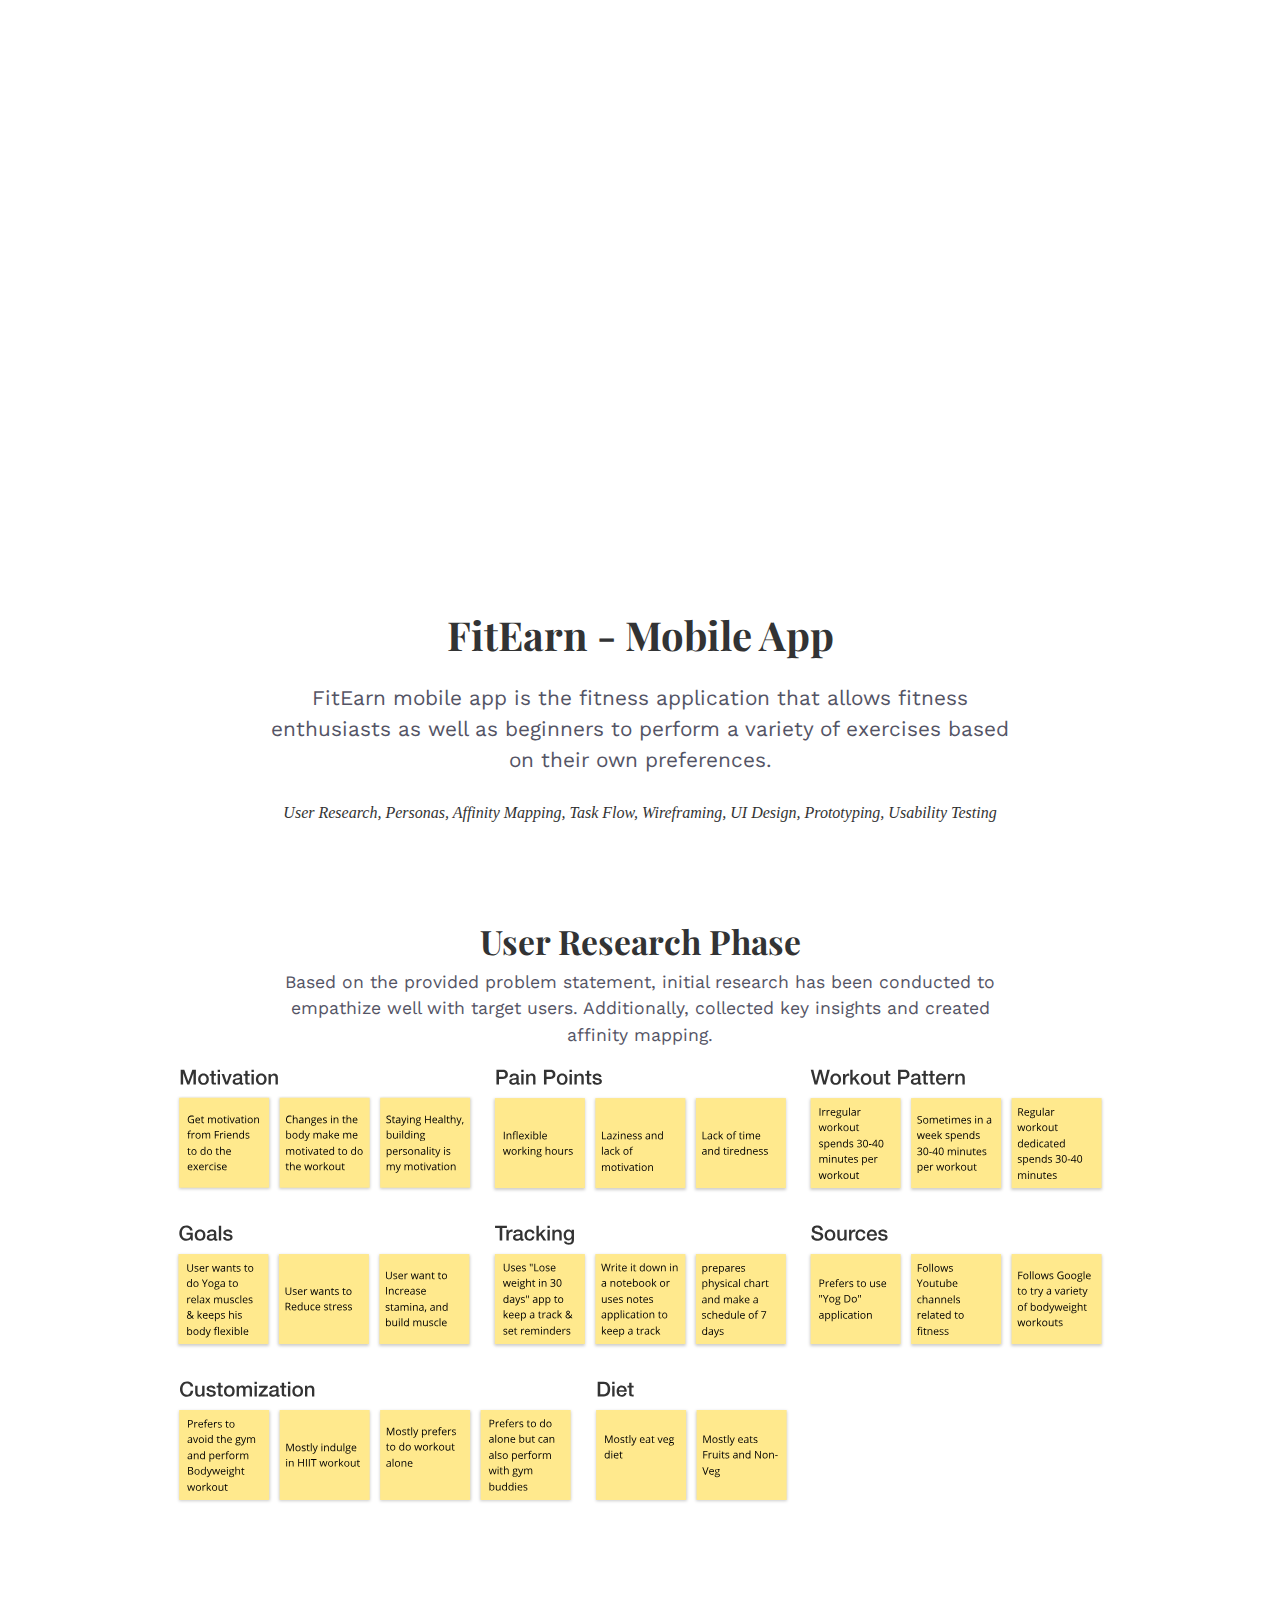
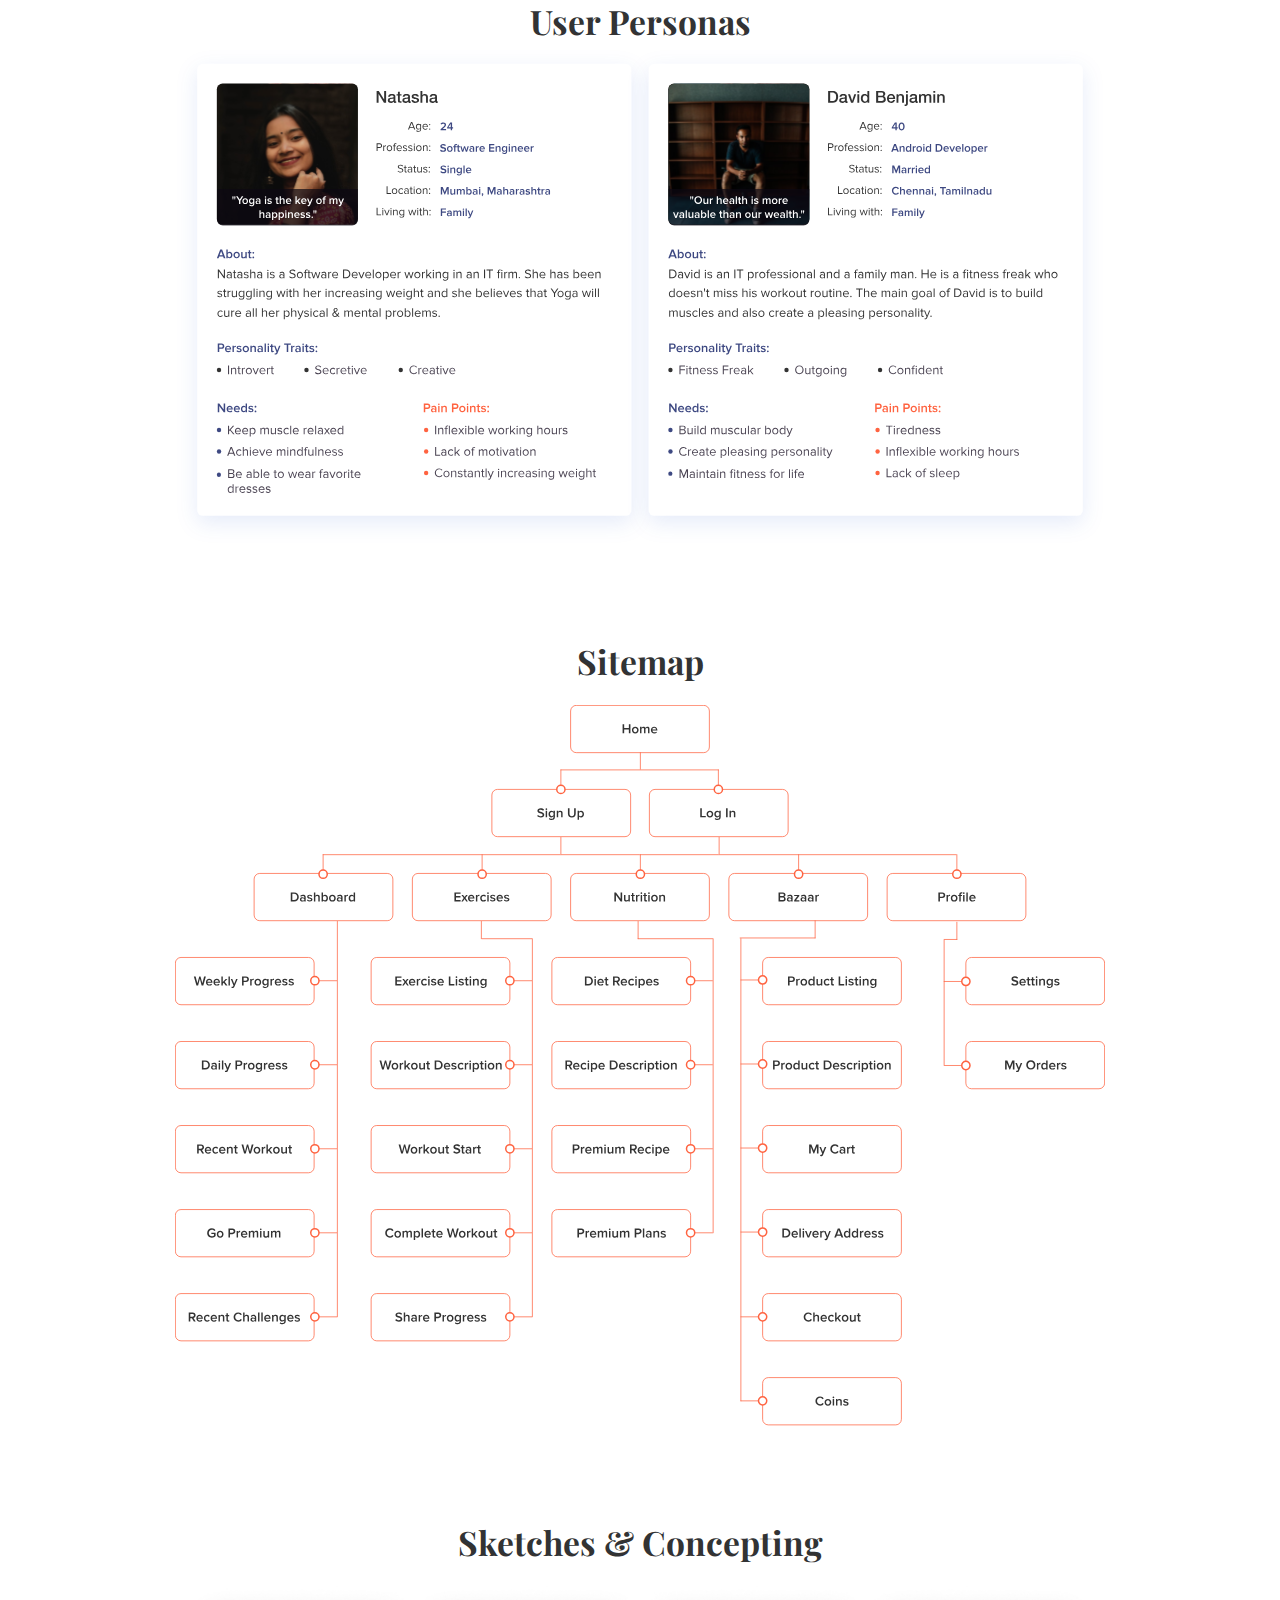
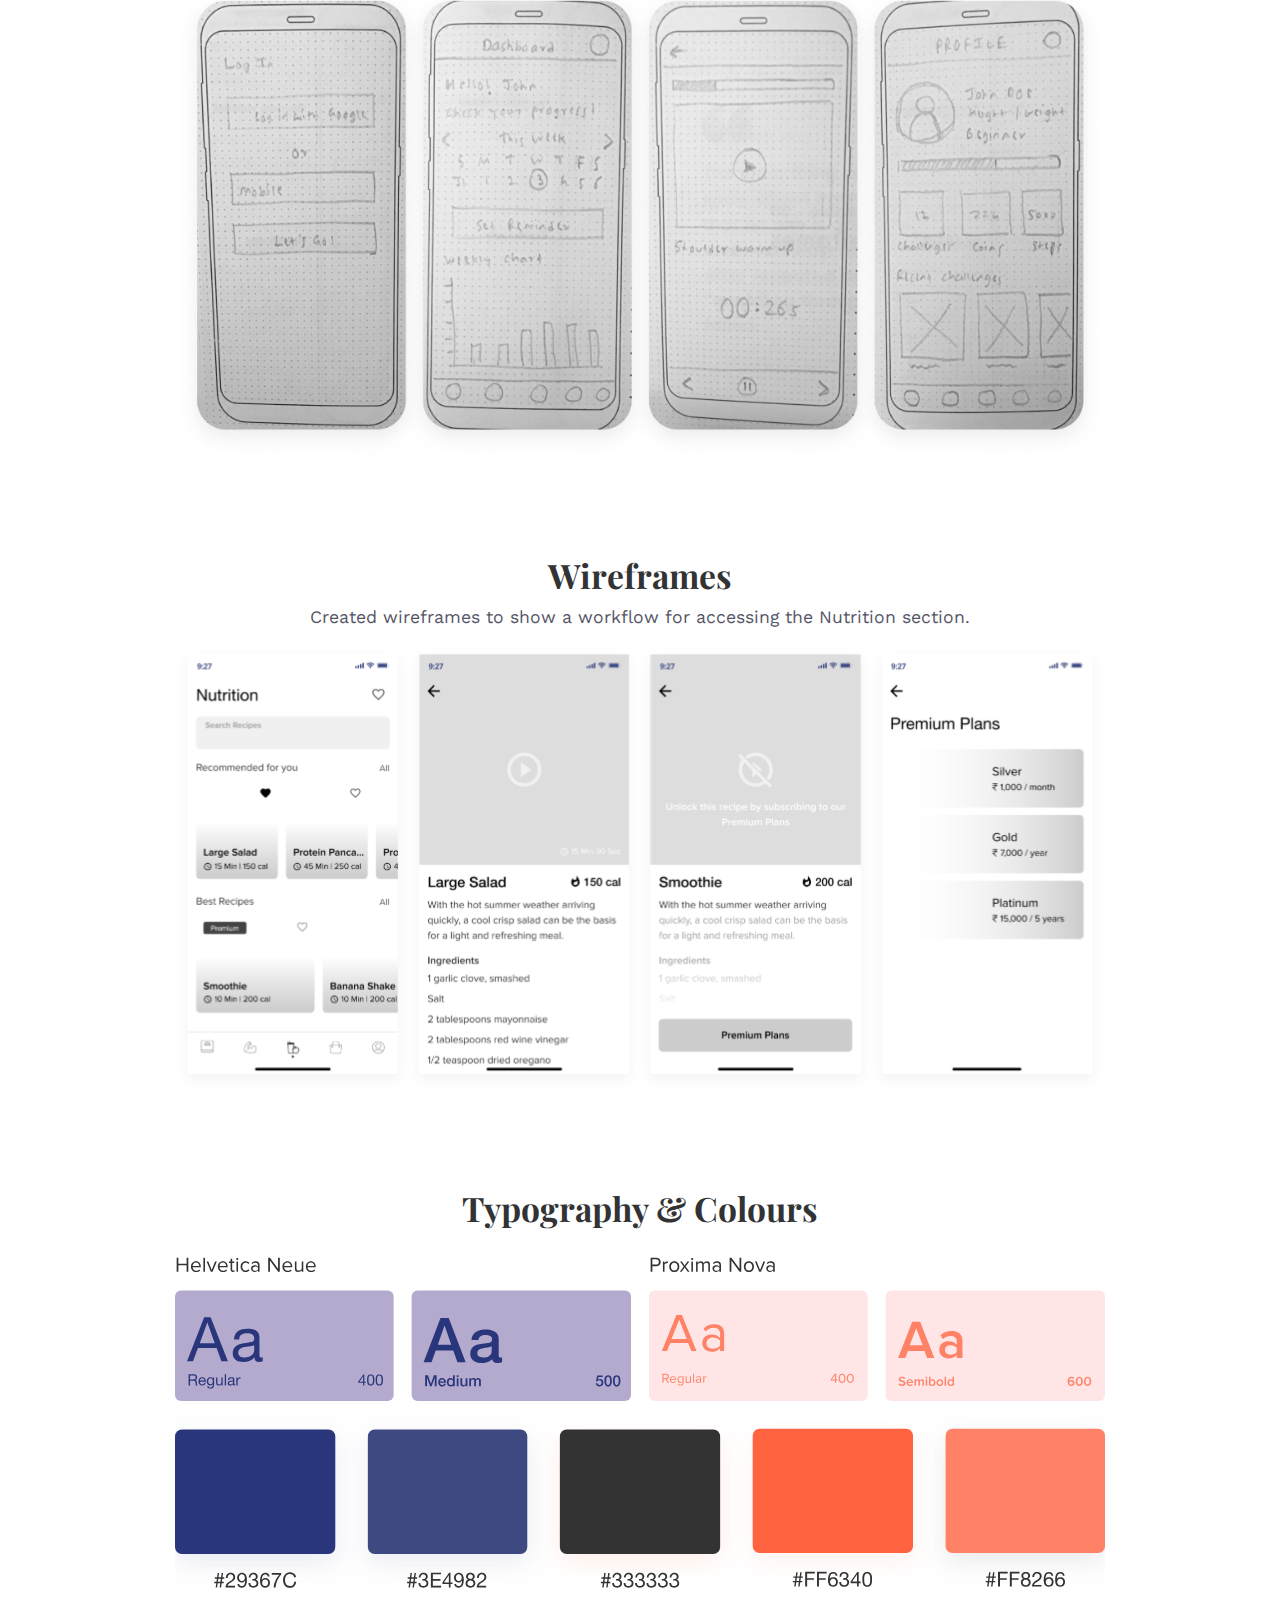
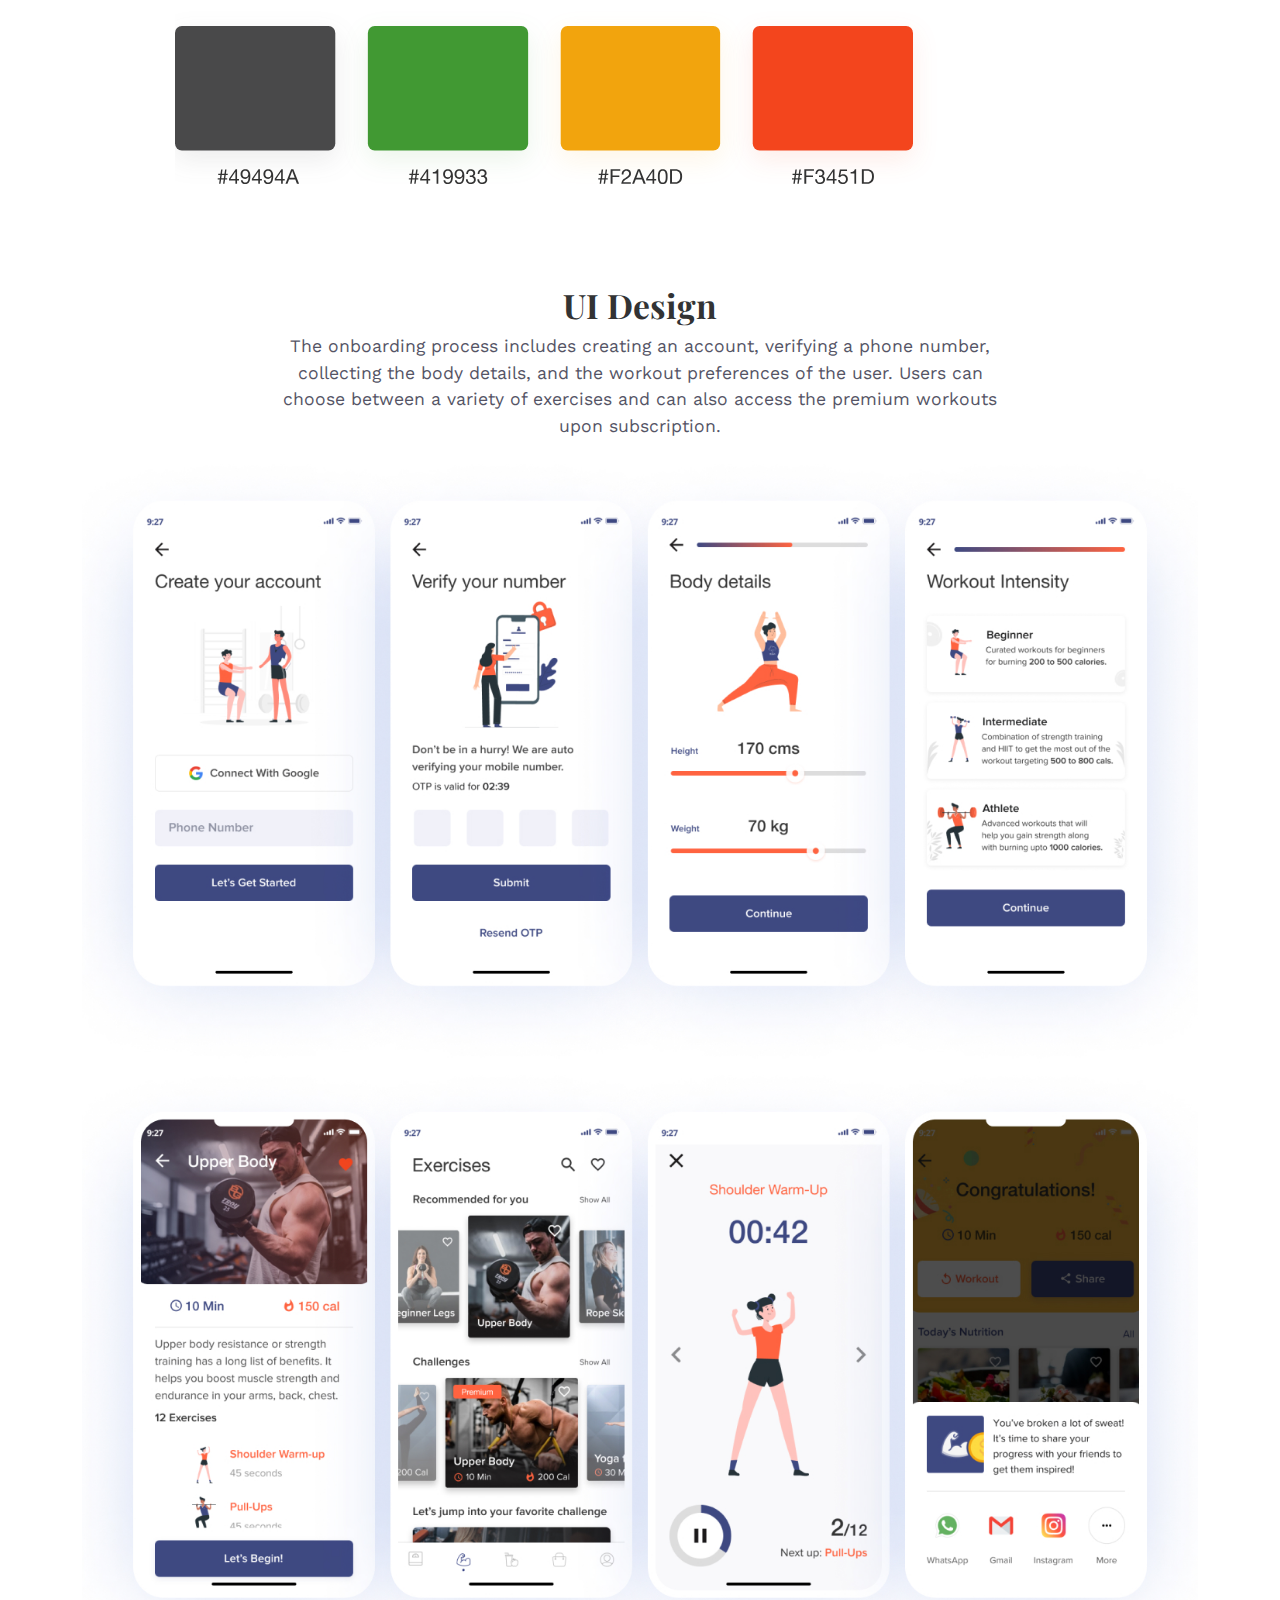
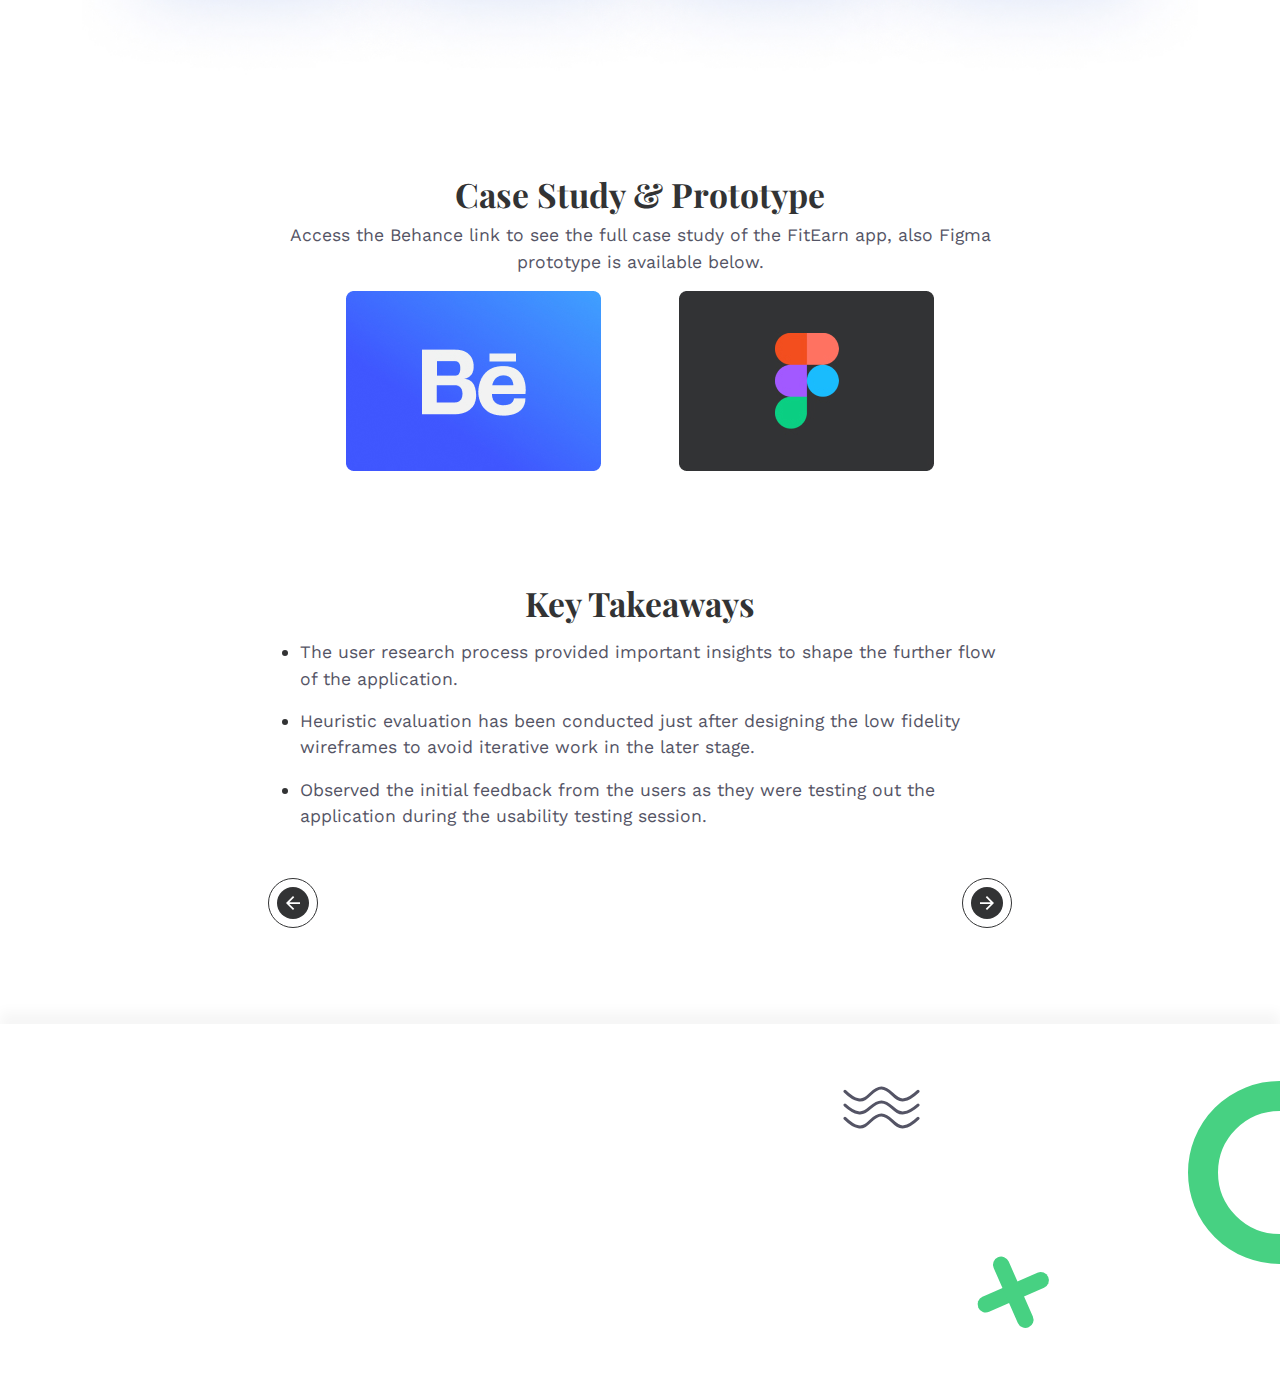
<file: fitearn.html>
<!DOCTYPE html>
<html lang="en">
<head>
    <meta charset="UTF-8">
    <meta http-equiv="X-UA-Compatible" content="IE=edge">
    <meta name="viewport" content="width=device-width, initial-scale=1.0">
    <meta name="description" content="UX Designer based in Birmingham, UK, Suraj Pujari, UI Designer, Web Designer, Mobile App Designer">
    <meta itemprop="description" content="UX Designer based in Birmingham, UK, Suraj Pujari, UI Designer, Web Designer, Mobile App Designer">
    <meta property="og:description" content="UX Designer based in Birmingham, UK, Suraj Pujari, UI Designer, Web Designer, Mobile App Designer">
    <meta property="og:site_name" content="surajpujari.com">
    <meta name="keywords" content="UI Designing in Birmingham, UK, Suraj Pujari, Birmingham City University" />
    
    <!---- All CSS ---->
    <link rel="stylesheet" href="css/style.css">
    <link rel="stylesheet" href="css/bootstrap.min.css">
    <link rel="stylesheet" href="https://cdn.jsdelivr.net/npm/bootstrap-icons@1.8.3/font/bootstrap-icons.css">
    <link href="https://fonts.googleapis.com/css2?family=Playfair+Display:ital,wght@0,400;0,600;1,400&family=Work+Sans:wght@400;500&display=swap" rel="stylesheet">
    <link href="https://unpkg.com/aos@2.3.1/dist/aos.css" rel="stylesheet">
    <link rel="shortcut icon" href="img/favicon.ico" type="image/x-icon">
    <title>FitEarn Case Study</title>
    
</head>
<body>
    <section>
        <header id="home">
            <nav class="navbar navbar-expand-lg navbar-light mt-4 mb-4 res-p res-m">
                <div class="container navbar-bordered">
                    <a class="navbar-brand" href="index.html"><img src="img/Logo.svg" alt=""></a>
                    <button class="navbar-toggler" type="button" data-bs-toggle="collapse" data-bs-target="#navbarTogglerDemo01" aria-controls="navbarTogglerDemo01" aria-expanded="false" aria-label="Toggle navigation">
                        <span class="navbar-toggler-icon"></span>
                    </button>
                    <div class="collapse navbar-collapse" id="navbarTogglerDemo01">
                        <ul class="navbar-nav m-auto mb-2 mb-lg-0 navbar-main">
                            <li class="nav-item">
                                <a class="nav-link ps-3 pe-3" aria-current="page" href="index.html">Home</a>
                            </li>
                            <li class="nav-item">
                                <a class="nav-link ps-3 pe-3" href="#footer">Contact</a>
                            </li>
                        </ul>
                        <ul class="navbar-nav mr-auto mb-2 mb-lg-0 social">
                            <li class="nav-item">
                                <a class="nav-link linkedin" href="https://www.linkedin.com/in/surajpujari/" target="_blank">
                                    <i class="bi-linkedin"></i>
                                </a>
                            </li>
                            <li class="nav-item">
                                <a class="nav-link facebook" href="https://www.facebook.com/suraj.pujari.735" target="_blank">
                                    <i class="bi-facebook"></i>
                                </a>
                            </li>
                            <li class="nav-item">
                                <a class="nav-link dribbble" href="https://dribbble.com/surajpujari1993" target="_blank">
                                    <i class="bi-dribbble"></i>
                                </a>
                            </li>
                        </ul>
                    </div>
                </div>
            </nav>
        </header>
        <section>
            <div class="container">
                <div class="half-circle">
                    <svg width="98" height="183" viewBox="0 0 98 183" fill="none">
                        <mask id="mask0_735_273" style="mask-type:alpha" maskUnits="userSpaceOnUse" x="0" y="0" width="98" height="183">
                        <rect x="98" width="183" height="98" transform="rotate(90 98 0)" fill="#CCCCCC"/>
                        </mask>
                        <g mask="url(#mask0_735_273)">
                        <circle cx="6.5" cy="91.5" r="76.5" transform="rotate(90 6.5 91.5)" fill="white" stroke="#47D182" stroke-width="30"/>
                        </g>
                    </svg>
                </div>
                <div class="hero-section row">
                    <div class="col-sm-12 mb-4">
                        <div class="case-container hero-picture">
                            <img src="img/fitearn.jpg" alt="" class="img-100"/>
                            <svg width="91" height="92" viewBox="0 0 91 92" fill="none" class="green-shape">
                                <circle cx="91.5" cy="91.5" r="91.5" transform="rotate(90 91.5 91.5)" fill="#47D182"/>
                            </svg>
                            <div class="waves">
                                <svg width="77" height="43" viewBox="0 0 77 43" fill="none">
                                    <path d="M2 5.37976C2 5.37976 9.38991 12.6972 15.3441 13.8263C25.2018 15.6956 28.4913 1.8557 38.5 2.00114C48.2327 2.14256 51.2277 15.2495 60.871 13.8263C67.1245 12.9034 75 5.37976 75 5.37976" stroke="#545465" stroke-width="3" stroke-linecap="round" stroke-linejoin="round"/>
                                    <path d="M2 19.0981C2 19.0981 9.38991 25.8058 15.3441 26.8408C25.2018 28.5543 28.4913 15.8677 38.5 16.001C48.2327 16.1307 51.2277 28.1454 60.871 26.8408C67.1245 25.9948 75 19.0981 75 19.0981" stroke="#545465" stroke-width="3" stroke-linecap="round" stroke-linejoin="round"/>
                                    <path d="M2 32.3798C2 32.3798 9.38991 39.6972 15.3441 40.8263C25.2018 42.6956 28.4913 28.8557 38.5 29.0011C48.2327 29.1426 51.2277 42.2495 60.871 40.8263C67.1245 39.9034 75 32.3798 75 32.3798" stroke="#545465" stroke-width="3" stroke-linecap="round" stroke-linejoin="round"/>
                                </svg>
                            </div>
                        </div>
                    </div>
                </div>
            </div>
        </section>
        
        <section class="case-study container">
            <h1 class="headline2 mb-4 text-center"
            >
                <strong>FitEarn - Mobile App</strong>
            </h1>
            <p class="text-center col-sm-8 mx-auto mb-4">FitEarn mobile app is the fitness application that allows fitness enthusiasts as well as beginners to perform a variety of exercises based on their own preferences.</p>
            <span class="labels d-block col-sm-8 mx-auto">User Research, Personas, Affinity Mapping, Task Flow, Wireframing, 
                UI Design, Prototyping, Usability Testing</span>
            
            <div class="case-header mt-5 col-sm-8 text-center mx-auto">
                <h2><strong>User Research Phase</strong></h2>
                <p>Based on the provided problem statement, initial research has been conducted to empathize well with target users. Additionally, collected key insights and created affinity mapping.</p>
            </div>
            <div class="case-img col-sm-10 mx-auto mt-2">
                <img src="img/f-affinity_map.svg" class="img-fluid">
            </div>

            <div class="case-header col-sm-8 text-center mx-auto">
                <h2><strong>User Personas</strong></h2>
            </div>
            <div class="case-img col-sm-10 mx-auto mt-2">
                <img src="img/f-persona.svg" class="img-fluid">
            </div>

            <div class="case-header col-sm-8 text-center mx-auto">
                <h2><strong>Sitemap</strong></h2>
            </div>
            <div class="case-img col-sm-10 mx-auto mt-4">
                <img src="img/f-sitemap.svg" class="img-fluid">
            </div>

            <div class="case-header col-sm-8 text-center mx-auto">
                <h2><strong>Sketches & Concepting</strong></h2>
            </div>
            <div class="case-img col-sm-10 mx-auto mt-4">
                <img src="img/f-sketch.jpg" class="img-fluid">
            </div>

            <div class="case-header mt-5 col-sm-8 text-center mx-auto">
                <h2><strong>Wireframes</strong></h2>
                <p>Created wireframes to show a workflow for accessing the Nutrition section. </p>
            </div>
            <div class="case-img col-sm-10 mx-auto mt-2">
                <img src="img/f-wireframes.svg" class="img-fluid">
            </div>

            <div class="case-header mt-5 col-sm-8 text-center mx-auto">
                <h2><strong>Typography & Colours</strong></h2>
            </div>
            <div class="case-img col-sm-10 mx-auto mt-4">
                <img src="img/f-color.svg" class="img-fluid">
            </div>

            <div class="case-header mt-5 col-sm-8 text-center mx-auto">
                <h2><strong>UI Design</strong></h2>
                <p>The onboarding process includes creating an account, verifying a phone number, collecting the body details, and the workout preferences of the user. 
                    Users can choose between a variety of exercises and can also access the premium workouts upon subscription.
                </p>
            </div>
            <div class="case-img col-sm-12 mx-auto mt-2">
                <img src="img/f-ui1.jpg" class="img-fluid">
                <img src="img/f-ui2.jpg" class="img-fluid">
            </div>

            <div class="case-header mt-5 col-sm-8 text-center mx-auto">
                <h2><strong>Case Study & Prototype</strong></h2>
                <p>Access the Behance link to see the full case study of the FitEarn app, also Figma prototype is available below.
                </p>
            </div>
            <div class="case-img col-sm-8 mx-auto mt-2">
                <div class="d-flex justify-content-evenly flex-wrap">
                    <a href="https://www.behance.net/gallery/101323445/FitEarn-Fitness-Mobile-App-UX-Case-Study" target="_blank"><img src="img/f-behance.jpg" class="img-fluid mb-3"></a>
                    <a href="https://www.figma.com/proto/Is2DgXXdDBVcd0Zg8hwTzt/Fit_Earn_Mobile_App?page-id=297%3A0&node-id=297%3A1639&viewport=149%2C335%2C0.14&scaling=scale-down&starting-point-node-id=297%3A1614" target="_blank"><img src="img/f-figma.jpg" class="img-fluid"></a>
                </div>
            </div>

            <div class="case-header mt-5 col-sm-8 mx-auto">
                <h2 class="text-center"><strong>Key Takeaways</strong></h2>
                <ul class="mt-3">
                    <li><p>The user research process provided important insights to shape the further flow of the application.</p></li>
                    <li><p>Heuristic evaluation has been conducted just after designing the low fidelity wireframes to avoid iterative work in the later stage.</p></li>
                    <li><p>Observed the initial feedback from the users as they were testing out the application during the usability testing session.</p></li>
                </ul>
            </div>

            <div class="case-footer mt-5 col-sm-8 mx-auto d-flex justify-content-between">
                <a class="btn btn-primary btn-mid" href="fashionAR.html" data-bs-toggle="tooltip" data-bs-placement="top" title="Previous Project">
                    <svg width="32" height="32" viewBox="0 0 32 32" fill="none">
                        <rect x="32" width="32" height="32" rx="16" transform="rotate(90 32 0)" fill="#323334"/>
                        <path d="M16 23L17.2337 21.7663L12.3512 16.875L23 16.875L23 15.125L12.3512 15.125L17.2425 10.2425L16 9L9 16L16 23Z" fill="white"/>
                    </svg>
                </a>
                <a class="btn btn-primary btn-mid" href="hoppers.html" data-bs-toggle="tooltip" data-bs-placement="top" title="Next Project">
                    <svg width="32" height="32" viewBox="0 0 32 32" fill="none">
                        <rect y="32" width="32" height="32" rx="16" transform="rotate(-90 0 32)" fill="#323334"/>
                        <path d="M16 9L14.7662 10.2337L19.6487 15.125L9 15.125L9 16.875L19.6488 16.875L14.7575 21.7575L16 23L23 16L16 9Z" fill="white"/>
                    </svg>
                </a>
            </div>

        </section>

        <footer class="up-shadow" id="footer">
            <section class="container">
                <h1 class="headline2 mb-2" data-aos="fade-down" data-aos-delay="300" data-aos-easing="linear">
                    <strong>Let’s Discuss!</strong>
                </h1>
                <div class="subtitle">
                    Let’s convert your ideas into user-friendly products.
                </div>
                <a class="btn btn-primary mt-4 btn-in" href="https://www.linkedin.com/in/surajpujari/" target="_blank" data-aos="fade-up" data-aos-delay="300" data-aos-easing="linear">
                    <svg width="32" height="32" viewBox="0 0 32 32" fill="none">
                        <rect width="32" height="32" rx="16" fill="#0A66C2"/>
                        <path fill-rule="evenodd" clip-rule="evenodd" d="M9 10.1696C9 9.85943 9.12323 9.56193 9.34258 9.34258C9.56193 9.12323 9.85943 9 10.1696 9H21.8291C21.9828 8.99975 22.1351 9.02982 22.2772 9.0885C22.4193 9.14717 22.5484 9.2333 22.6572 9.34194C22.7659 9.45059 22.8522 9.57962 22.911 9.72164C22.9698 9.86367 23.0001 10.0159 23 10.1696V21.8291C23.0002 21.9829 22.97 22.1351 22.9113 22.2772C22.8525 22.4193 22.7663 22.5484 22.6576 22.6572C22.549 22.766 22.4199 22.8522 22.2778 22.911C22.1358 22.9698 21.9835 23.0001 21.8297 23H10.1696C10.016 23 9.86384 22.9697 9.72189 22.9109C9.57994 22.8521 9.45097 22.7659 9.34235 22.6572C9.23373 22.5485 9.14759 22.4195 9.08885 22.2775C9.03011 22.1355 8.99992 21.9834 9 21.8297V10.1696ZM14.5415 14.3378H16.4372V15.2898C16.7108 14.7425 17.4108 14.25 18.4627 14.25C20.4794 14.25 20.9573 15.3401 20.9573 17.3402V21.0451H18.9165V17.7958C18.9165 16.6567 18.6428 16.014 17.9479 16.014C16.9838 16.014 16.5829 16.707 16.5829 17.7958V21.0451H14.5415V14.3378ZM11.0415 20.9579H13.0829V14.25H11.0415V20.9573V20.9579ZM13.375 12.0622C13.3788 12.237 13.3477 12.4108 13.2835 12.5734C13.2193 12.736 13.1232 12.8841 13.001 13.0091C12.8787 13.1341 12.7327 13.2334 12.5716 13.3012C12.4104 13.369 12.2373 13.4039 12.0625 13.4039C11.8877 13.4039 11.7146 13.369 11.5534 13.3012C11.3923 13.2334 11.2463 13.1341 11.124 13.0091C11.0018 12.8841 10.9057 12.736 10.8415 12.5734C10.7773 12.4108 10.7462 12.237 10.75 12.0622C10.7576 11.7191 10.8992 11.3926 11.1445 11.1526C11.3898 10.9126 11.7193 10.7783 12.0625 10.7783C12.4057 10.7783 12.7352 10.9126 12.9805 11.1526C13.2258 11.3926 13.3674 11.7191 13.375 12.0622Z" fill="white"/>
                    </svg>
                    <span class="me-2 align-middle">Connect on Linkedin</span>
                </a>
                <a href="#home" class="btn-bottom reveal">
                <svg width="48" height="48" viewBox="0 0 48 48" fill="none">
                    <rect class="outer-circle" x="0.5" y="0.5" width="47" height="47" rx="23.5" fill="white"
                        stroke="#323334"></rect>
                    <rect x="40" y="40" width="32" height="32" rx="16" transform="rotate(-180 40 40)" fill="#323334">
                    </rect>
                    <path
                        d="M17 24L18.2338 25.2337L23.125 20.3512L23.125 31L24.875 31L24.875 20.3512L29.7575 25.2425L31 24L24 17L17 24Z"
                        fill="white"></path>
                </svg>
            </a>
            </section>
            <img class="shapes" src="img/footer.svg">
        </footer>

    </section>

    <script src="https://cdn.jsdelivr.net/npm/@popperjs/core@2.9.2/dist/umd/popper.min.js" integrity="sha384-IQsoLXl5PILFhosVNubq5LC7Qb9DXgDA9i+tQ8Zj3iwWAwPtgFTxbJ8NT4GN1R8p" crossorigin="anonymous"></script>
    <script src="https://cdn.jsdelivr.net/npm/bootstrap@5.0.2/dist/js/bootstrap.min.js" integrity="sha384-cVKIPhGWiC2Al4u+LWgxfKTRIcfu0JTxR+EQDz/bgldoEyl4H0zUF0QKbrJ0EcQF" crossorigin="anonymous"></script>
    <script src="https://cdnjs.cloudflare.com/ajax/libs/gsap/3.10.4/gsap.min.js"></script>
    <script src="https://unpkg.com/aos@2.3.1/dist/aos.js"></script>
    <script type="text/javascript" src="js/index.js"></script>
    <script type="text/javascript" src="js/nanobar.min.js"></script>

    <script type="text/javascript">
        var options = {
          bg: '#47D182',
          target: document.getElementById('nanobar')
        };

        var nanobar = new Nanobar(options);

        nanobar.go(100);
    </script>
    
</body>
</html>
</file>
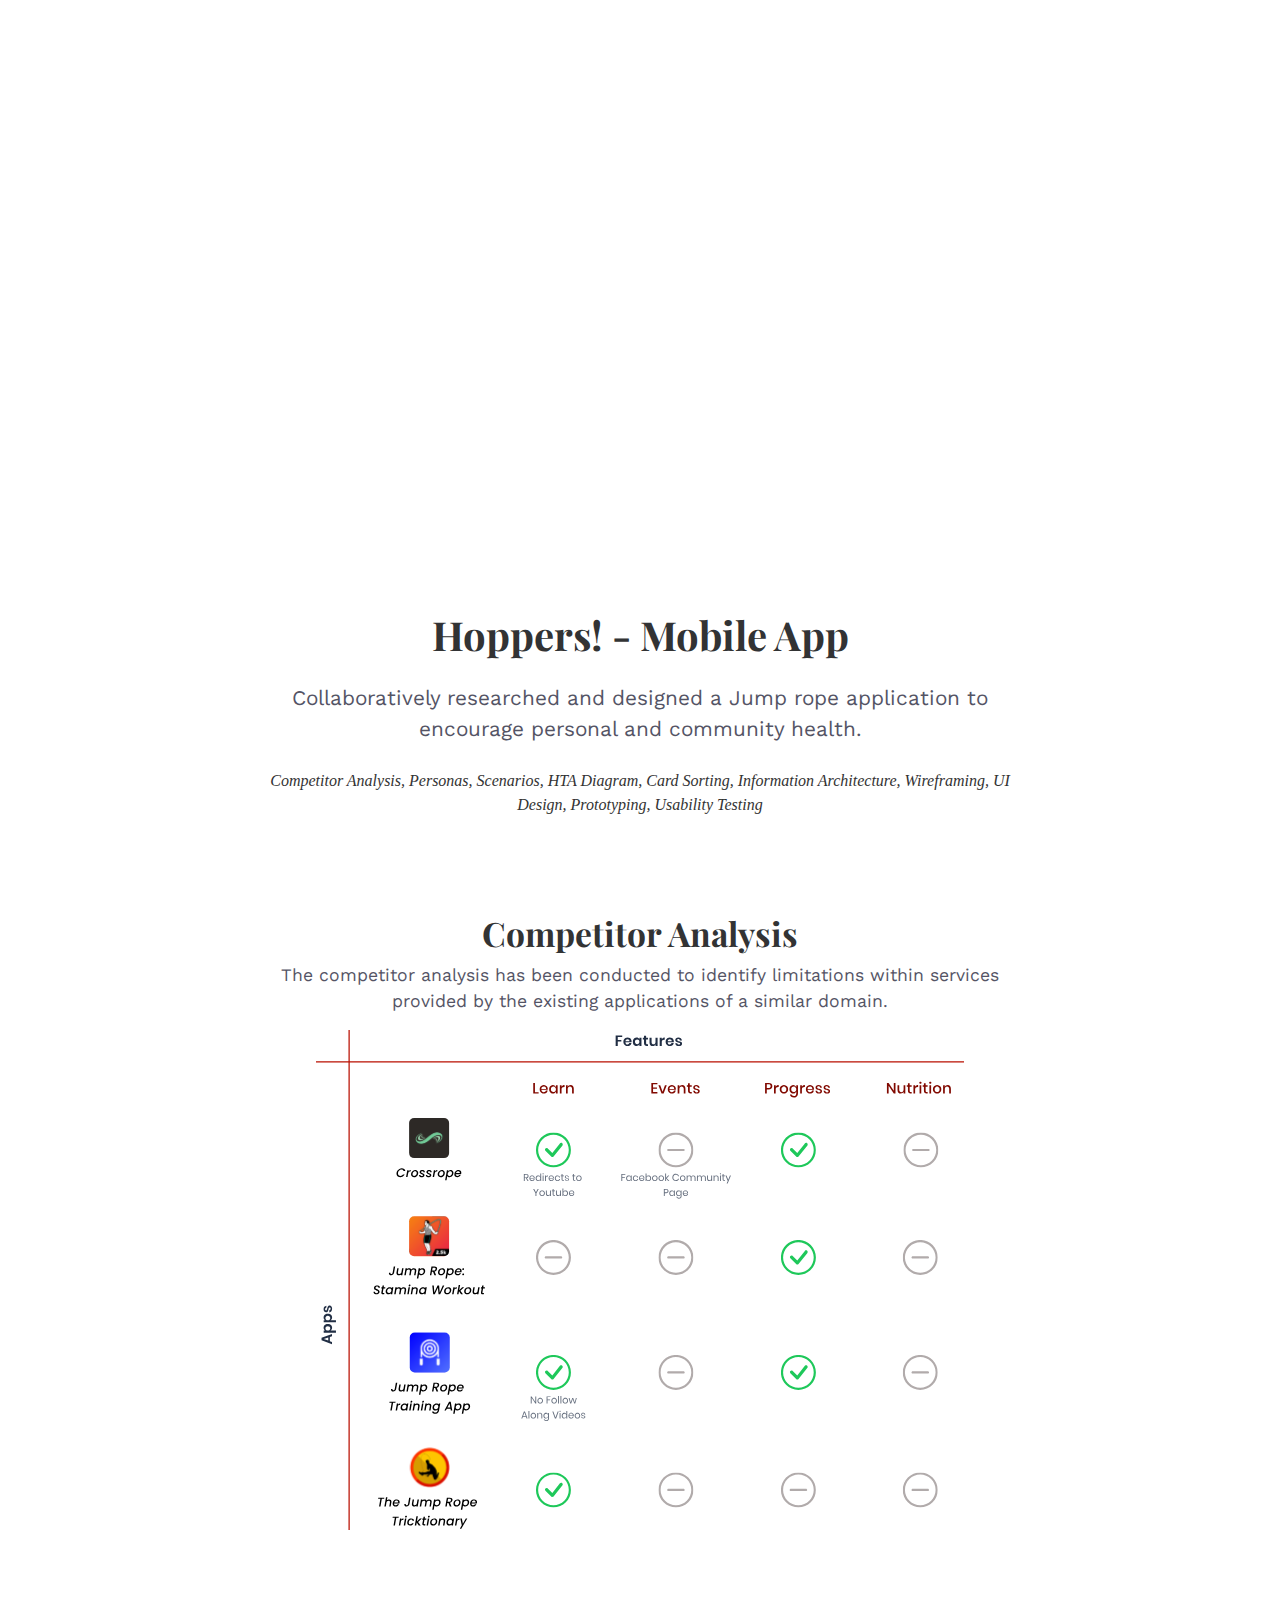
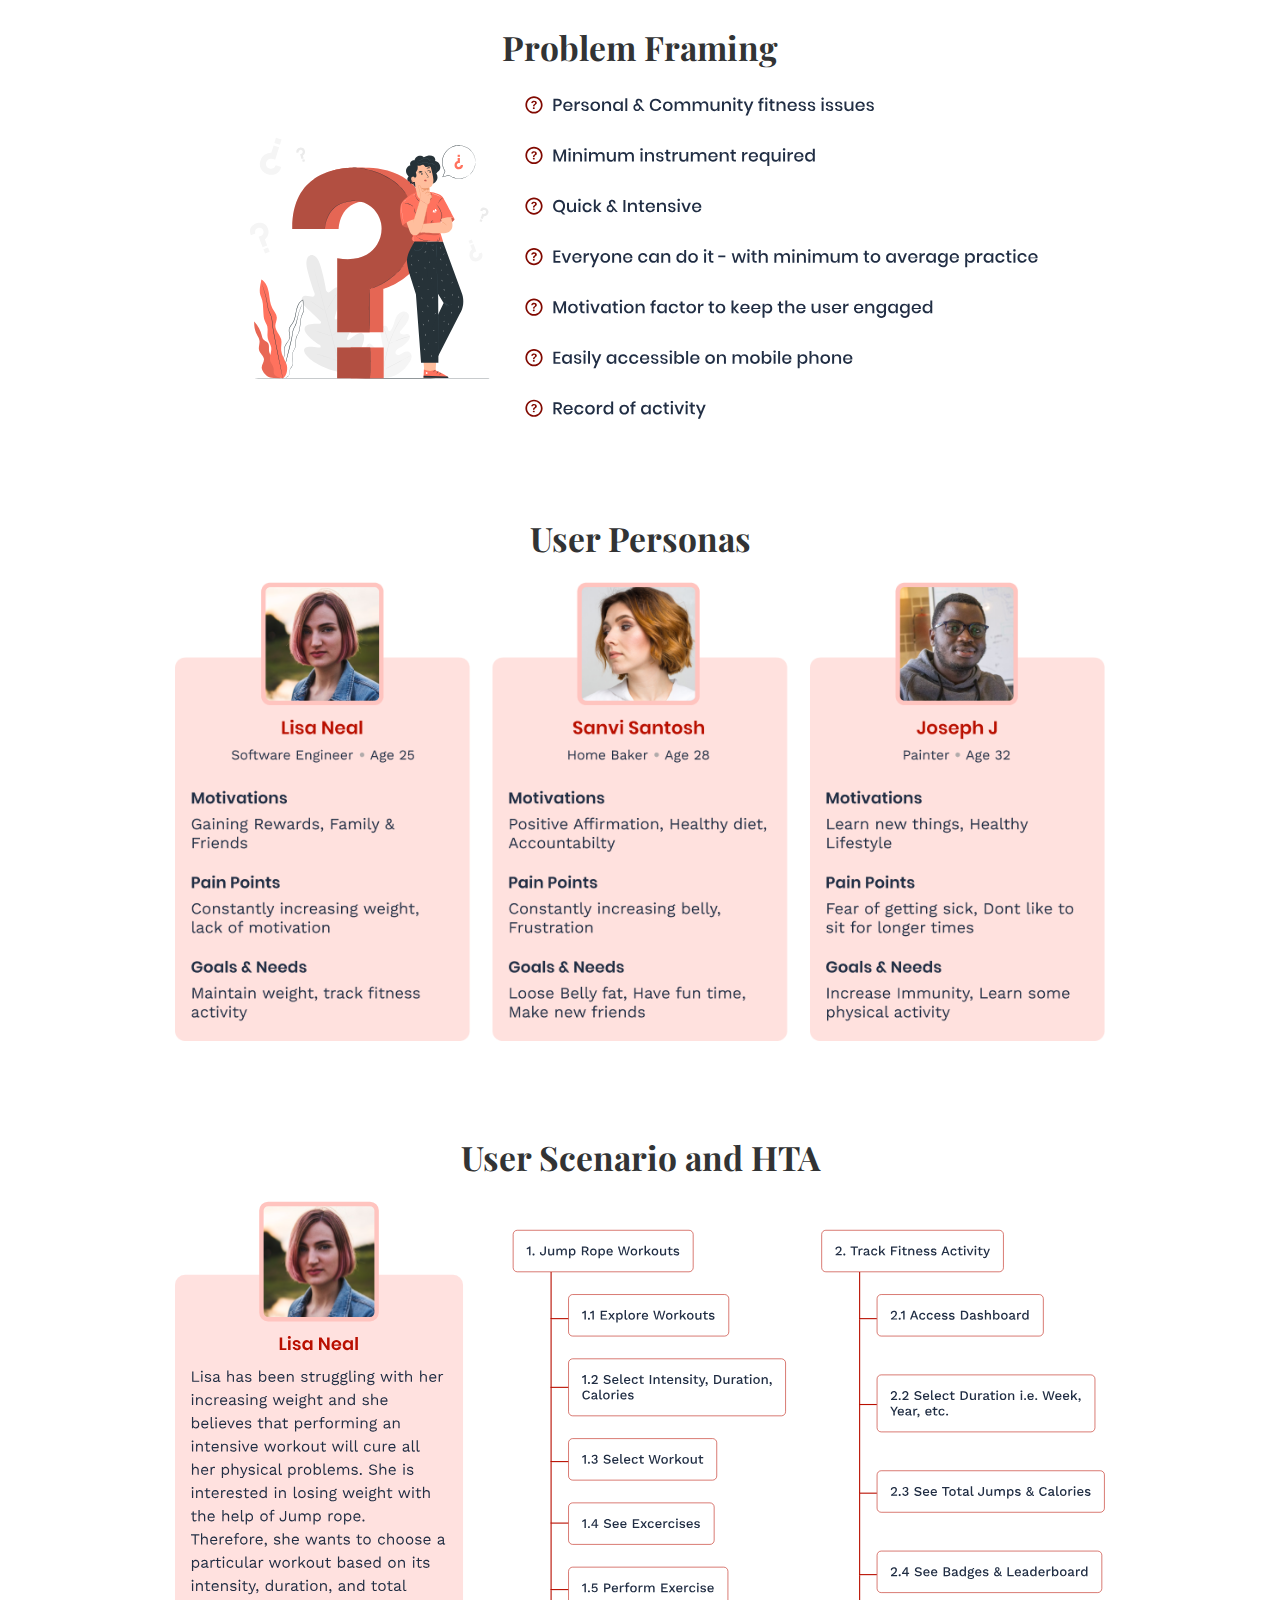
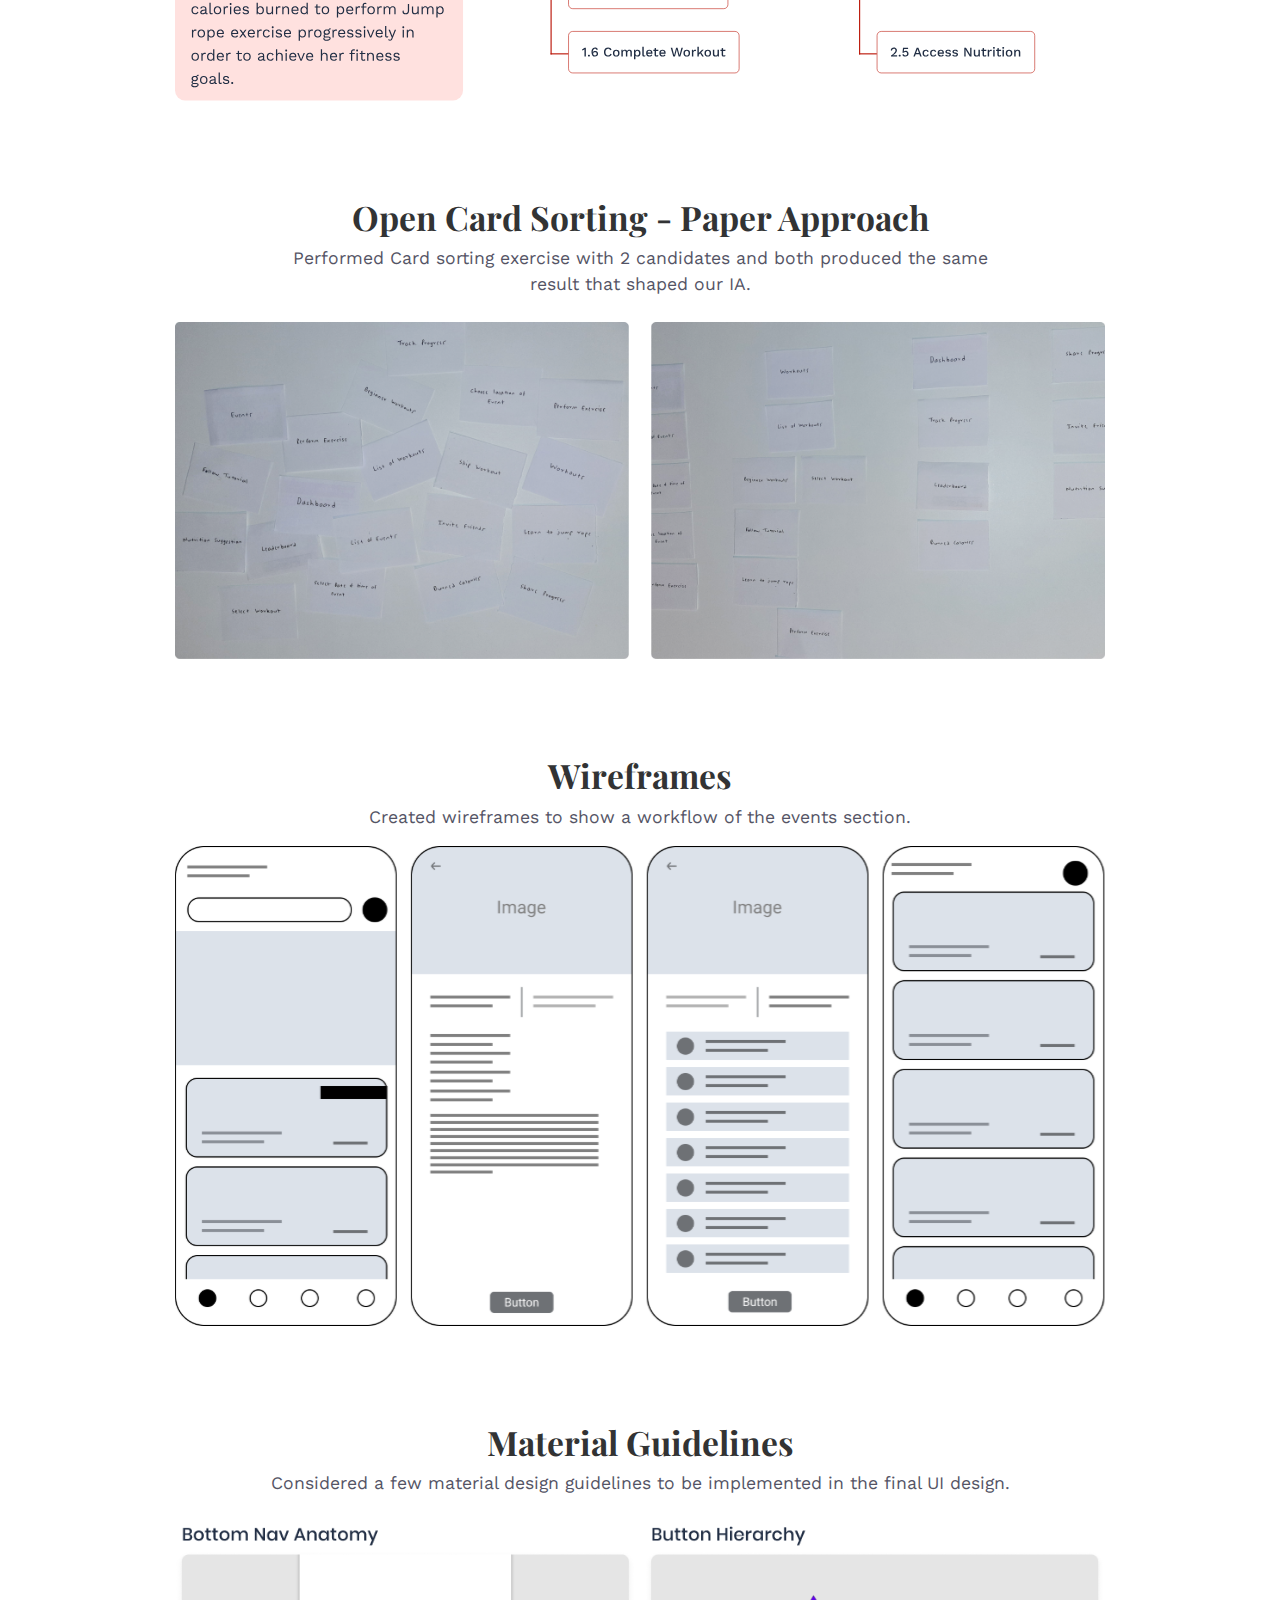
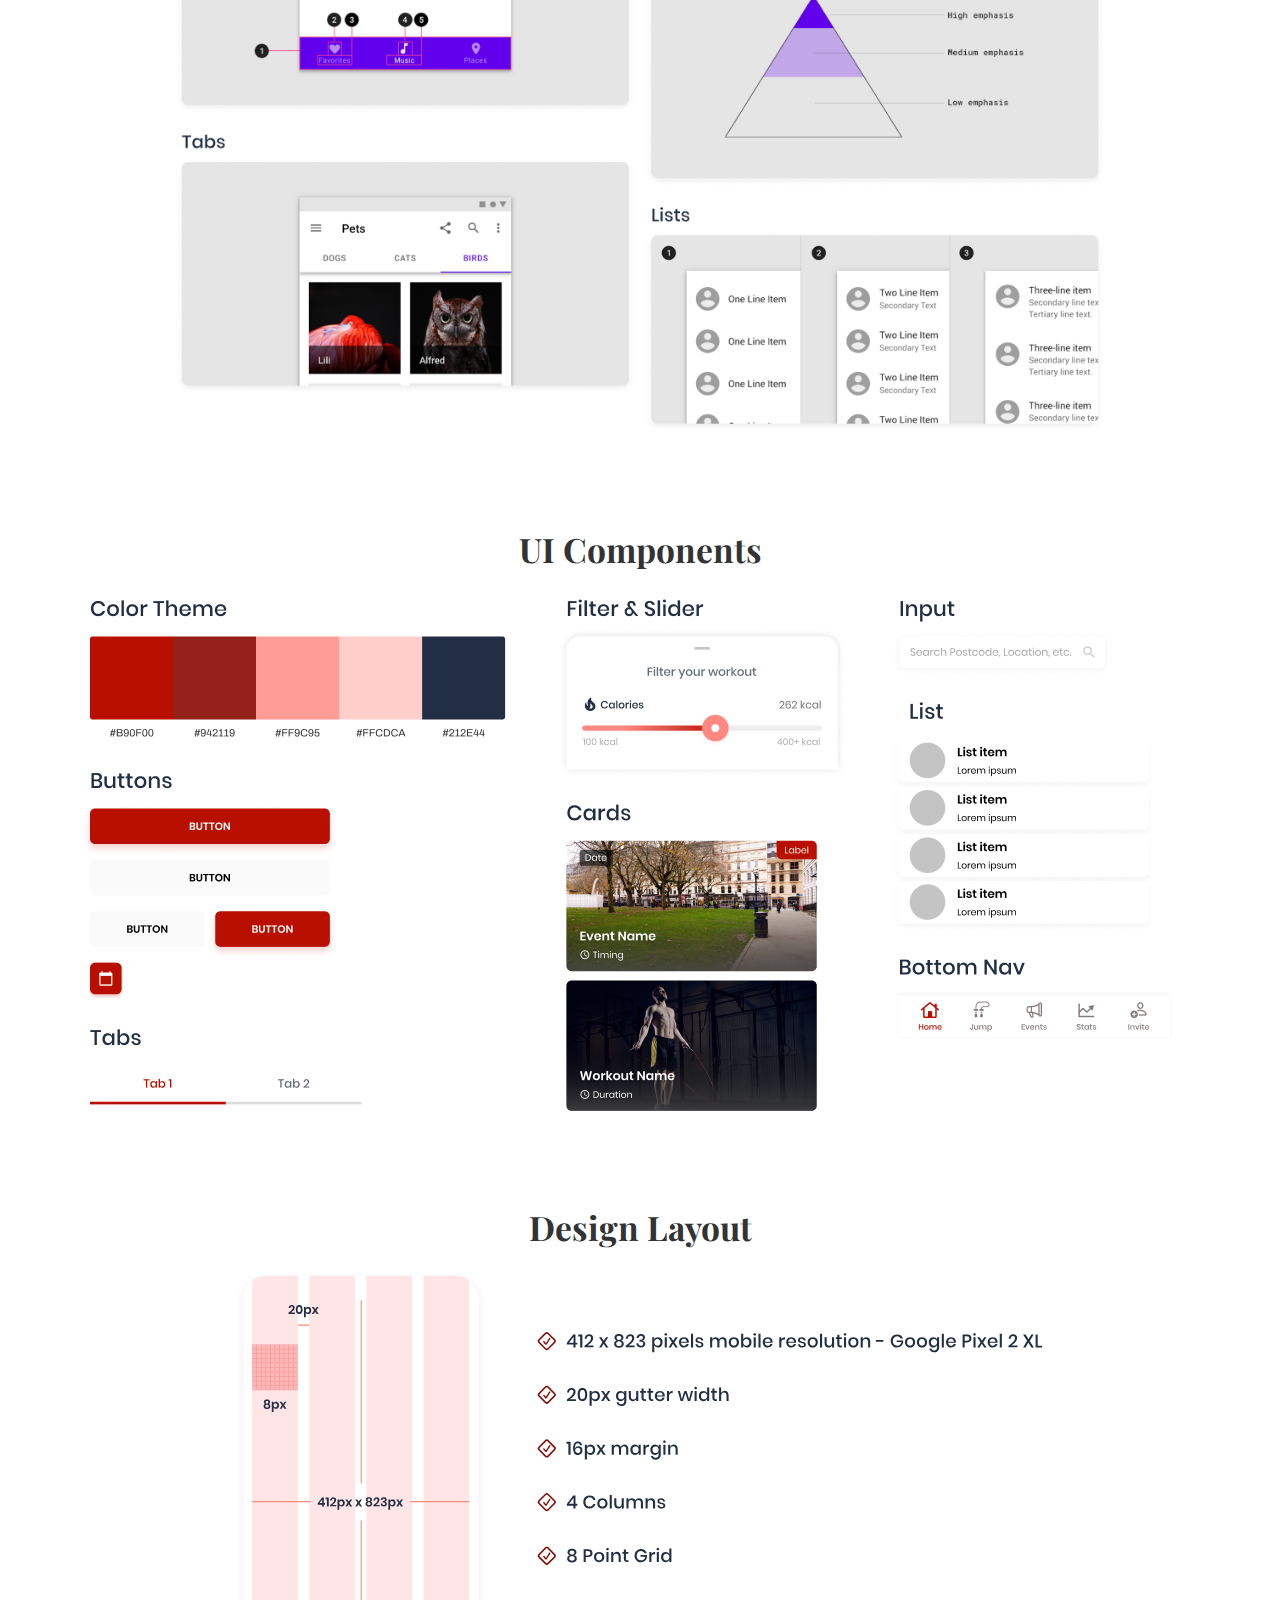
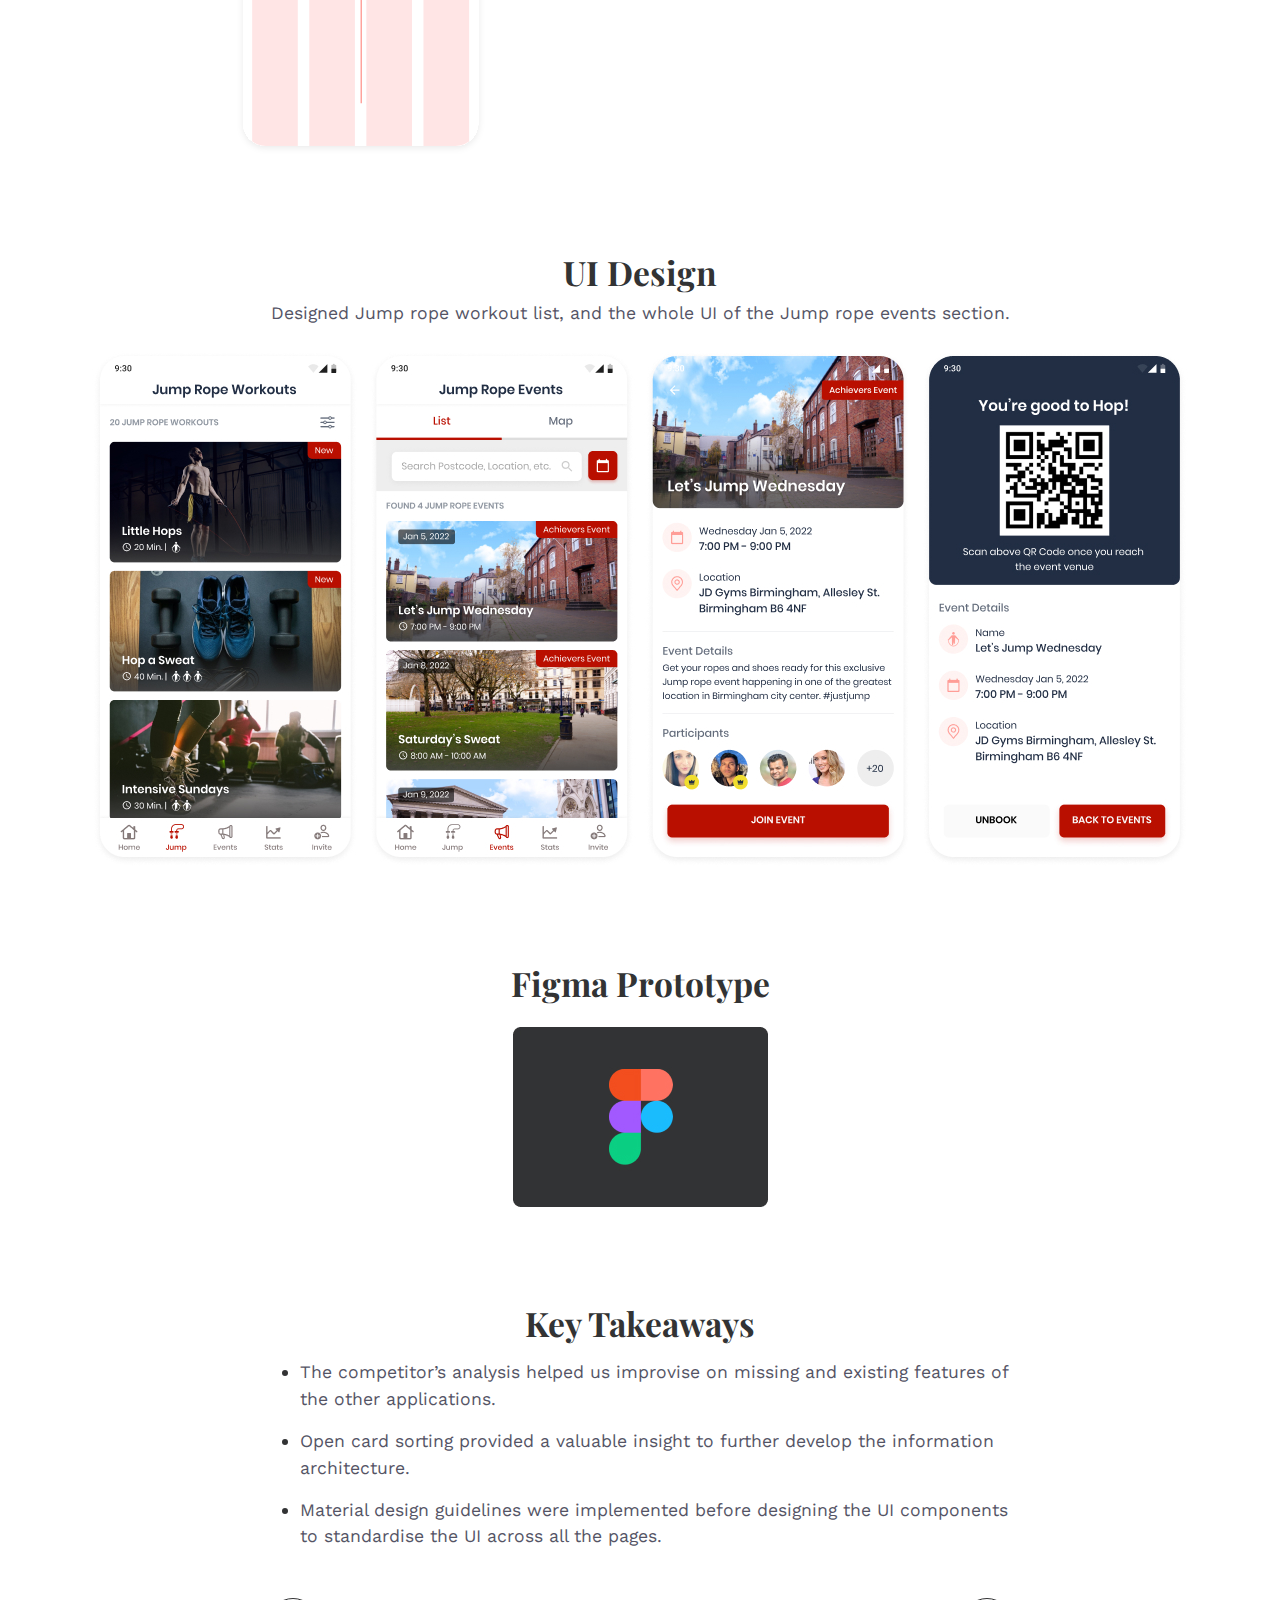
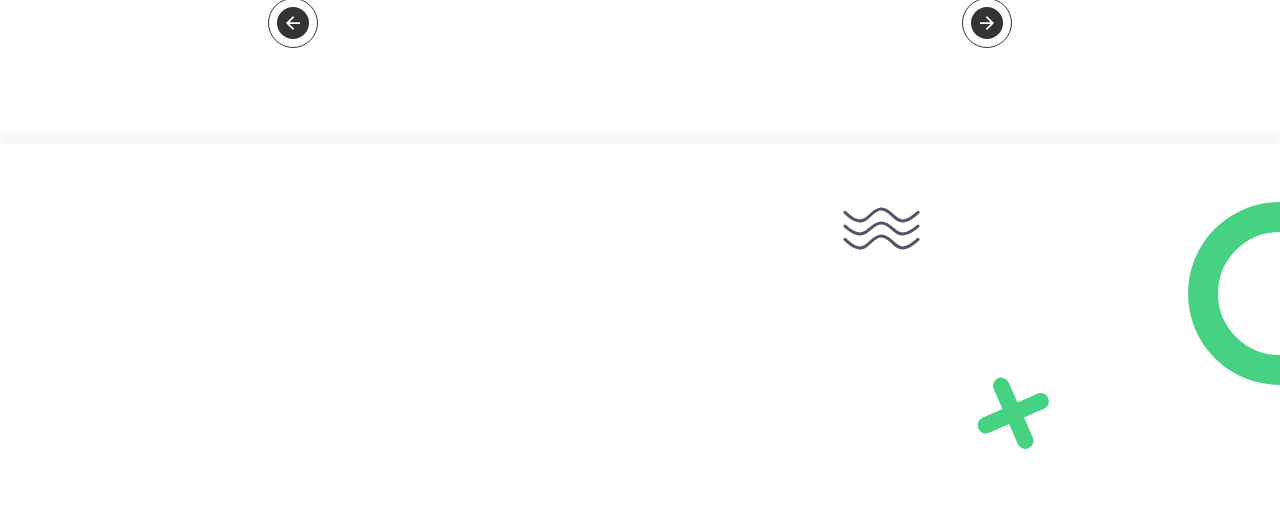
<file: hoppers.html>
<!DOCTYPE html>
<html lang="en">
<head>
    <meta charset="UTF-8">
    <meta http-equiv="X-UA-Compatible" content="IE=edge">
    <meta name="viewport" content="width=device-width, initial-scale=1.0">
    <meta name="description" content="UX Designer based in Birmingham, UK, Suraj Pujari, UI Designer, Web Designer, Mobile App Designer">
    <meta itemprop="description" content="UX Designer based in Birmingham, UK, Suraj Pujari, UI Designer, Web Designer, Mobile App Designer">
    <meta property="og:description" content="UX Designer based in Birmingham, UK, Suraj Pujari, UI Designer, Web Designer, Mobile App Designer">
    <meta property="og:site_name" content="surajpujari.com">
    <meta name="keywords" content="UI Designing in Birmingham, UK, Suraj Pujari, Birmingham City University" />
    
    <!---- All CSS ---->
    <link rel="stylesheet" href="css/style.css">
    <link rel="stylesheet" href="css/bootstrap.min.css">
    <link rel="stylesheet" href="https://cdn.jsdelivr.net/npm/bootstrap-icons@1.8.3/font/bootstrap-icons.css">
    <link href="https://fonts.googleapis.com/css2?family=Playfair+Display:ital,wght@0,400;0,600;1,400&family=Work+Sans:wght@400;500&display=swap" rel="stylesheet">
    <link href="https://unpkg.com/aos@2.3.1/dist/aos.css" rel="stylesheet">
    <link rel="shortcut icon" href="img/favicon.ico" type="image/x-icon">
    <title>Hoppers! Case Study</title>
    
</head>
<body>
    <section>
        <header id="home">
            <nav class="navbar navbar-expand-lg navbar-light mt-4 mb-4 res-p res-m">
                <div class="container navbar-bordered">
                    <a class="navbar-brand" href="index.html"><img src="img/Logo.svg" alt="Suraj Pujari Logo"></a>
                    <button class="navbar-toggler" type="button" data-bs-toggle="collapse" data-bs-target="#navbarTogglerDemo01" aria-controls="navbarTogglerDemo01" aria-expanded="false" aria-label="Toggle navigation">
                        <span class="navbar-toggler-icon"></span>
                    </button>
                    <div class="collapse navbar-collapse" id="navbarTogglerDemo01">
                        <ul class="navbar-nav m-auto mb-2 mb-lg-0 navbar-main">
                            <li class="nav-item">
                                <a class="nav-link ps-3 pe-3" aria-current="page" href="index.html">Home</a>
                            </li>
                            <li class="nav-item">
                                <a class="nav-link ps-3 pe-3" href="#footer">Contact</a>
                            </li>
                        </ul>
                        <ul class="navbar-nav mr-auto mb-2 mb-lg-0 social">
                            <li class="nav-item">
                                <a class="nav-link linkedin" href="https://www.linkedin.com/in/surajpujari/" target="_blank">
                                    <i class="bi-linkedin"></i>
                                </a>
                            </li>
                            <li class="nav-item">
                                <a class="nav-link facebook" href="https://www.facebook.com/suraj.pujari.735" target="_blank">
                                    <i class="bi-facebook"></i>
                                </a>
                            </li>
                            <li class="nav-item">
                                <a class="nav-link dribbble" href="https://dribbble.com/surajpujari1993" target="_blank">
                                    <i class="bi-dribbble"></i>
                                </a>
                            </li>
                        </ul>
                    </div>
                </div>
            </nav>
        </header>
        <section>
            <div class="container">
                <div class="half-circle">
                    <svg width="98" height="183" viewBox="0 0 98 183" fill="none">
                        <mask id="mask0_735_273" style="mask-type:alpha" maskUnits="userSpaceOnUse" x="0" y="0" width="98" height="183">
                        <rect x="98" width="183" height="98" transform="rotate(90 98 0)" fill="#CCCCCC"/>
                        </mask>
                        <g mask="url(#mask0_735_273)">
                        <circle cx="6.5" cy="91.5" r="76.5" transform="rotate(90 6.5 91.5)" fill="white" stroke="#47D182" stroke-width="30"/>
                        </g>
                    </svg>
                </div>
                <div class="hero-section row">
                    <div class="col-sm-12 mb-4">
                        <div class="case-container hero-picture">
                            <img src="img/hoppers.jpg" alt="Hoppers banner" class="img-100"/>
                            <svg width="91" height="92" viewBox="0 0 91 92" fill="none" class="green-shape">
                                <circle cx="91.5" cy="91.5" r="91.5" transform="rotate(90 91.5 91.5)" fill="#47D182"/>
                            </svg>
                            <div class="waves">
                                <svg width="77" height="43" viewBox="0 0 77 43" fill="none">
                                    <path d="M2 5.37976C2 5.37976 9.38991 12.6972 15.3441 13.8263C25.2018 15.6956 28.4913 1.8557 38.5 2.00114C48.2327 2.14256 51.2277 15.2495 60.871 13.8263C67.1245 12.9034 75 5.37976 75 5.37976" stroke="#545465" stroke-width="3" stroke-linecap="round" stroke-linejoin="round"/>
                                    <path d="M2 19.0981C2 19.0981 9.38991 25.8058 15.3441 26.8408C25.2018 28.5543 28.4913 15.8677 38.5 16.001C48.2327 16.1307 51.2277 28.1454 60.871 26.8408C67.1245 25.9948 75 19.0981 75 19.0981" stroke="#545465" stroke-width="3" stroke-linecap="round" stroke-linejoin="round"/>
                                    <path d="M2 32.3798C2 32.3798 9.38991 39.6972 15.3441 40.8263C25.2018 42.6956 28.4913 28.8557 38.5 29.0011C48.2327 29.1426 51.2277 42.2495 60.871 40.8263C67.1245 39.9034 75 32.3798 75 32.3798" stroke="#545465" stroke-width="3" stroke-linecap="round" stroke-linejoin="round"/>
                                </svg>
                            </div>
                        </div>
                    </div>
                </div>
            </div>
        </section>
        
        <section class="case-study container">
            <h1 class="headline2 mb-4 text-center"
            >
                <strong>Hoppers! - Mobile App</strong>
            </h1>
            <p class="text-center col-sm-8 mx-auto mb-4">Collaboratively researched and designed a Jump rope application to encourage personal and community health.</p>
            <span class="labels d-block col-sm-8 mx-auto">Competitor Analysis, Personas, Scenarios, HTA Diagram, Card Sorting, Information Architecture, Wireframing, UI Design, Prototyping, Usability Testing</span>
            
            <div class="case-header mt-5 col-sm-8 text-center mx-auto">
                <h2><strong>Competitor Analysis</strong></h2>
                <p>The competitor analysis has been conducted to identify limitations within services provided by the existing applications of a similar domain.</p>
            </div>
            <div class="case-img col-sm-10 mx-auto mt-2 text-center">
                <img src="img/h-competitors.svg" class="img-fluid" alt="Competitor Analysis">
            </div>

            <div class="case-header mt-5 col-sm-8 text-center mx-auto">
                <h2><strong>Problem Framing</strong></h2>
            </div>
            <div class="case-img col-sm-10 mx-auto mt-4 text-center">
                <img src="img/h-problem.svg" class="img-fluid" alt="Problem framing">
            </div>

            <div class="case-header col-sm-8 text-center mx-auto">
                <h2><strong>User Personas</strong></h2>
            </div>
            <div class="case-img col-sm-10 mx-auto mt-4">
                <img src="img/h-persona.png" class="img-fluid" alt="User Personas">
            </div>

            <div class="case-header col-sm-8 text-center mx-auto">
                <h2><strong>User Scenario and HTA</strong></h2>
            </div>
            <div class="case-img col-sm-10 mx-auto mt-4">
                <img src="img/h-scenario.svg" class="img-fluid" alt="User Scenarios">
            </div>

            <div class="case-header col-sm-8 text-center mx-auto">
                <h2><strong>Open Card Sorting - Paper Approach</strong></h2>
                <p>Performed Card sorting exercise with 2 candidates and both produced the same result that shaped our IA.</p>
            </div>
            <div class="case-img col-sm-10 mx-auto mt-4">
                <img src="img/h-card_sorting.png" class="img-fluid" alt="Open card sorting">
            </div>

            <div class="case-header mt-5 col-sm-8 text-center mx-auto">
                <h2><strong>Wireframes</strong></h2>
                <p>Created wireframes to show a workflow of the events section.</p>
            </div>
            <div class="case-img col-sm-10 mx-auto mt-2">
                <img src="img/h-wireframes.svg" class="img-fluid" alt="Hoppers wireframes">
            </div>

            <div class="case-header mt-5 col-sm-8 text-center mx-auto">
                <h2><strong>Material Guidelines</strong></h2>
                <p>Considered a few material design guidelines to be implemented in the final UI design.</p>
            </div>
            <div class="case-img col-sm-10 mx-auto mt-4">
                <img src="img/h-material.png" class="img-fluid" alt="Material design guidelines">
            </div>

            <div class="case-header mt-5 col-sm-8 text-center mx-auto">
                <h2><strong>UI Components</strong></h2>
            </div>
            <div class="case-img col-sm-12 mx-auto mt-4">
                <img src="img/h-components.png" class="img-fluid" alt="UI Components">
            </div>

            <div class="case-header mt-5 col-sm-8 text-center mx-auto">
                <h2><strong>Design Layout</strong></h2>
            </div>
            <div class="case-img col-sm-12 mx-auto mt-4 text-center">
                <img src="img/h-design-layout.svg" class="img-fluid" alt="Grid layout">
            </div>

            <div class="case-header mt-5 col-sm-8 text-center mx-auto">
                <h2><strong>UI Design</strong></h2>
                <p>Designed Jump rope workout list, and the whole UI of the Jump rope events section.</p>
            </div>
            <div class="case-img col-sm-12 mx-auto mt-4 text-center">
                <img src="img/h-ui.jpg" class="img-fluid" alt="UI Design">
            </div>

            <div class="case-header mt-5 col-sm-8 text-center mx-auto">
                <h2><strong>Figma Prototype</strong></h2>
            </div>
            <div class="case-img col-sm-8 mx-auto mt-4">
                <div class="d-flex justify-content-evenly flex-wrap">
                    <a href="https://www.figma.com/proto/yjMBYy8Zmg45sgwtYFIBlG/Hoppers!?page-id=1157%3A2475&node-id=1464%3A5815&viewport=2553%2C1580%2C0.45&scaling=scale-down&starting-point-node-id=1464%3A5815" target="_blank"><img src="img/f-figma.jpg" class="img-fluid" alt="Figma prototype"></a>
                </div>
            </div>

            <div class="case-header mt-5 col-sm-8 mx-auto">
                <h2 class="text-center"><strong>Key Takeaways</strong></h2>
                <ul class="mt-3">
                    <li><p>The competitor’s analysis helped us improvise on missing and existing features of the other applications.</p></li>
                    <li><p>Open card sorting provided a valuable insight to further develop the information architecture.</p></li>
                    <li><p>Material design guidelines were implemented before designing the UI components to standardise the UI across all the pages.</p></li>
                </ul>
            </div>

            <div class="case-footer mt-5 col-sm-8 mx-auto d-flex justify-content-between">
                <a class="btn btn-primary btn-mid" href="fitearn.html" data-bs-toggle="tooltip" data-bs-placement="top" title="Previous Project">
                    <svg width="32" height="32" viewBox="0 0 32 32" fill="none">
                        <rect x="32" width="32" height="32" rx="16" transform="rotate(90 32 0)" fill="#323334"/>
                        <path d="M16 23L17.2337 21.7663L12.3512 16.875L23 16.875L23 15.125L12.3512 15.125L17.2425 10.2425L16 9L9 16L16 23Z" fill="white"/>
                    </svg>
                </a>
                <a class="btn btn-primary btn-mid" href="investapp.html" data-bs-toggle="tooltip" data-bs-placement="top" title="Next Project">
                    <svg width="32" height="32" viewBox="0 0 32 32" fill="none">
                        <rect y="32" width="32" height="32" rx="16" transform="rotate(-90 0 32)" fill="#323334"/>
                        <path d="M16 9L14.7662 10.2337L19.6487 15.125L9 15.125L9 16.875L19.6488 16.875L14.7575 21.7575L16 23L23 16L16 9Z" fill="white"/>
                    </svg>
                </a>
            </div>

        </section>

        <footer class="up-shadow" id="footer">
            <section class="container">
                <h1 class="headline2 mb-2" data-aos="fade-down" data-aos-delay="300" data-aos-easing="linear">
                    <strong>Let’s Discuss!</strong>
                </h1>
                <div class="subtitle">
                    Let’s convert your ideas into user-friendly products.
                </div>
                <a class="btn btn-primary mt-4 btn-in" href="https://www.linkedin.com/in/surajpujari/" target="_blank" data-aos="fade-up" data-aos-delay="300" data-aos-easing="linear">
                    <svg width="32" height="32" viewBox="0 0 32 32" fill="none">
                        <rect width="32" height="32" rx="16" fill="#0A66C2"/>
                        <path fill-rule="evenodd" clip-rule="evenodd" d="M9 10.1696C9 9.85943 9.12323 9.56193 9.34258 9.34258C9.56193 9.12323 9.85943 9 10.1696 9H21.8291C21.9828 8.99975 22.1351 9.02982 22.2772 9.0885C22.4193 9.14717 22.5484 9.2333 22.6572 9.34194C22.7659 9.45059 22.8522 9.57962 22.911 9.72164C22.9698 9.86367 23.0001 10.0159 23 10.1696V21.8291C23.0002 21.9829 22.97 22.1351 22.9113 22.2772C22.8525 22.4193 22.7663 22.5484 22.6576 22.6572C22.549 22.766 22.4199 22.8522 22.2778 22.911C22.1358 22.9698 21.9835 23.0001 21.8297 23H10.1696C10.016 23 9.86384 22.9697 9.72189 22.9109C9.57994 22.8521 9.45097 22.7659 9.34235 22.6572C9.23373 22.5485 9.14759 22.4195 9.08885 22.2775C9.03011 22.1355 8.99992 21.9834 9 21.8297V10.1696ZM14.5415 14.3378H16.4372V15.2898C16.7108 14.7425 17.4108 14.25 18.4627 14.25C20.4794 14.25 20.9573 15.3401 20.9573 17.3402V21.0451H18.9165V17.7958C18.9165 16.6567 18.6428 16.014 17.9479 16.014C16.9838 16.014 16.5829 16.707 16.5829 17.7958V21.0451H14.5415V14.3378ZM11.0415 20.9579H13.0829V14.25H11.0415V20.9573V20.9579ZM13.375 12.0622C13.3788 12.237 13.3477 12.4108 13.2835 12.5734C13.2193 12.736 13.1232 12.8841 13.001 13.0091C12.8787 13.1341 12.7327 13.2334 12.5716 13.3012C12.4104 13.369 12.2373 13.4039 12.0625 13.4039C11.8877 13.4039 11.7146 13.369 11.5534 13.3012C11.3923 13.2334 11.2463 13.1341 11.124 13.0091C11.0018 12.8841 10.9057 12.736 10.8415 12.5734C10.7773 12.4108 10.7462 12.237 10.75 12.0622C10.7576 11.7191 10.8992 11.3926 11.1445 11.1526C11.3898 10.9126 11.7193 10.7783 12.0625 10.7783C12.4057 10.7783 12.7352 10.9126 12.9805 11.1526C13.2258 11.3926 13.3674 11.7191 13.375 12.0622Z" fill="white"/>
                    </svg>
                    <span class="me-2 align-middle">Connect on Linkedin</span>
                </a>
                <a href="#home" class="btn-bottom reveal">
                <svg width="48" height="48" viewBox="0 0 48 48" fill="none">
                    <rect class="outer-circle" x="0.5" y="0.5" width="47" height="47" rx="23.5" fill="white"
                        stroke="#323334"></rect>
                    <rect x="40" y="40" width="32" height="32" rx="16" transform="rotate(-180 40 40)" fill="#323334">
                    </rect>
                    <path
                        d="M17 24L18.2338 25.2337L23.125 20.3512L23.125 31L24.875 31L24.875 20.3512L29.7575 25.2425L31 24L24 17L17 24Z"
                        fill="white"></path>
                </svg>
            </a>
            </section>
            <img class="shapes" src="img/footer.svg">
        </footer>

    </section>
    
    <script src="https://cdn.jsdelivr.net/npm/@popperjs/core@2.9.2/dist/umd/popper.min.js" integrity="sha384-IQsoLXl5PILFhosVNubq5LC7Qb9DXgDA9i+tQ8Zj3iwWAwPtgFTxbJ8NT4GN1R8p" crossorigin="anonymous"></script>
    <script src="https://cdn.jsdelivr.net/npm/bootstrap@5.0.2/dist/js/bootstrap.min.js" integrity="sha384-cVKIPhGWiC2Al4u+LWgxfKTRIcfu0JTxR+EQDz/bgldoEyl4H0zUF0QKbrJ0EcQF" crossorigin="anonymous"></script>
    <script src="https://cdnjs.cloudflare.com/ajax/libs/gsap/3.10.4/gsap.min.js"></script>
    <script src="https://unpkg.com/aos@2.3.1/dist/aos.js"></script>
    <script type="text/javascript" src="js/index.js"></script>
    <script type="text/javascript" src="js/nanobar.min.js"></script>

    <script type="text/javascript">
        var options = {
          bg: '#47D182',
          target: document.getElementById('nanobar')
        };

        var nanobar = new Nanobar(options);

        nanobar.go(100);
    </script>

</body>
</html>
</file>
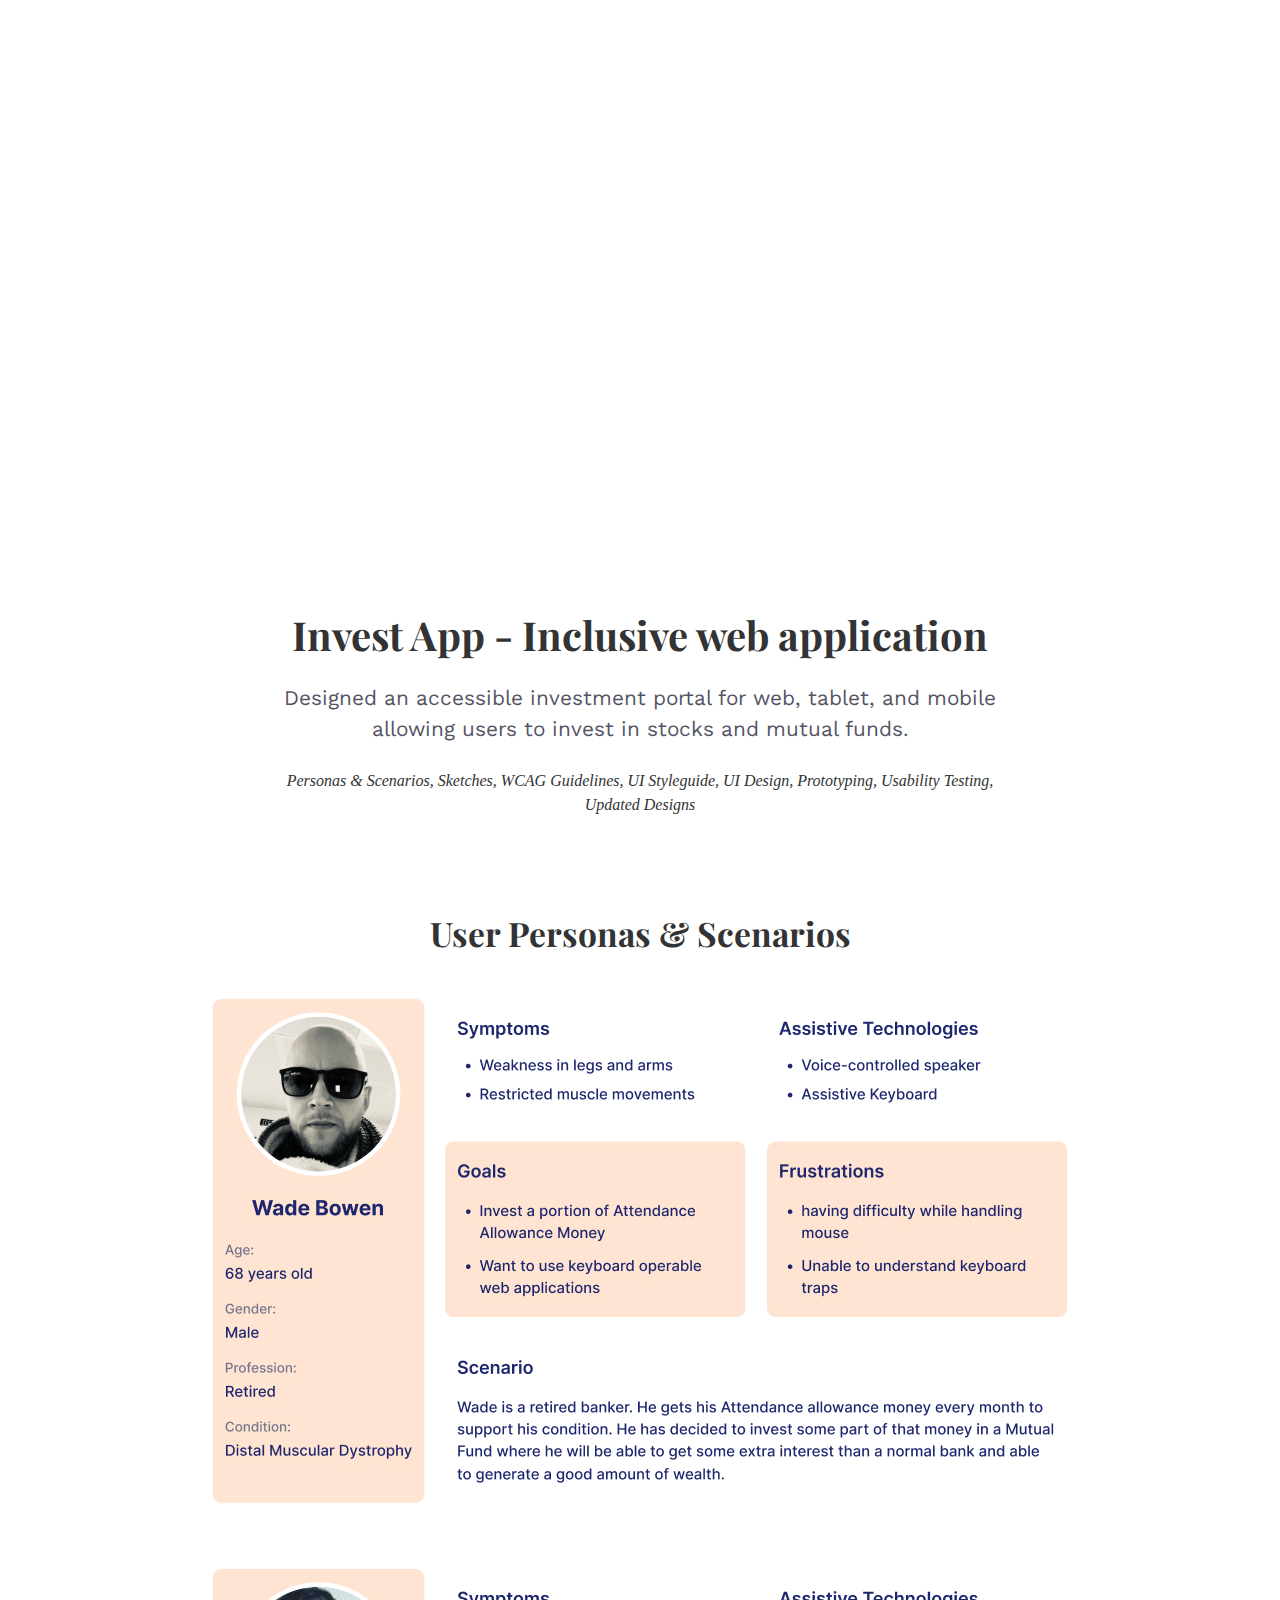
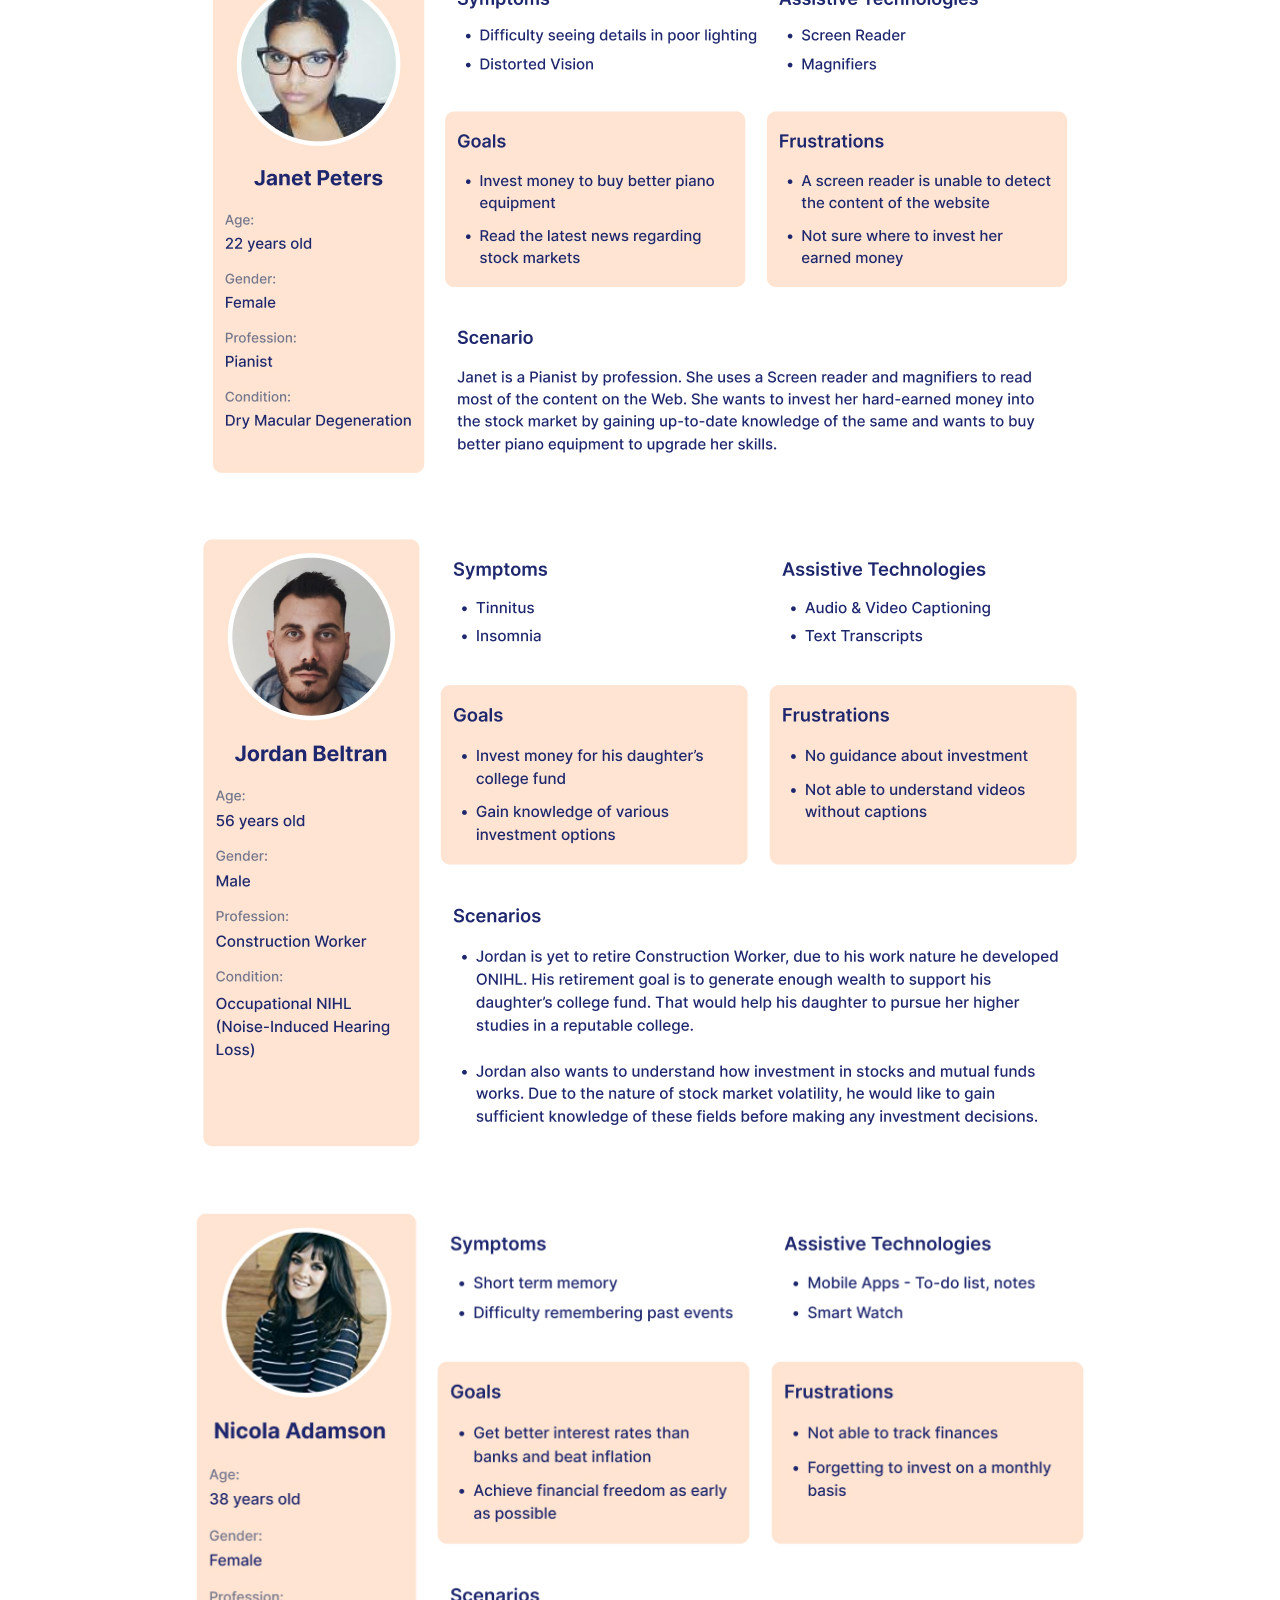
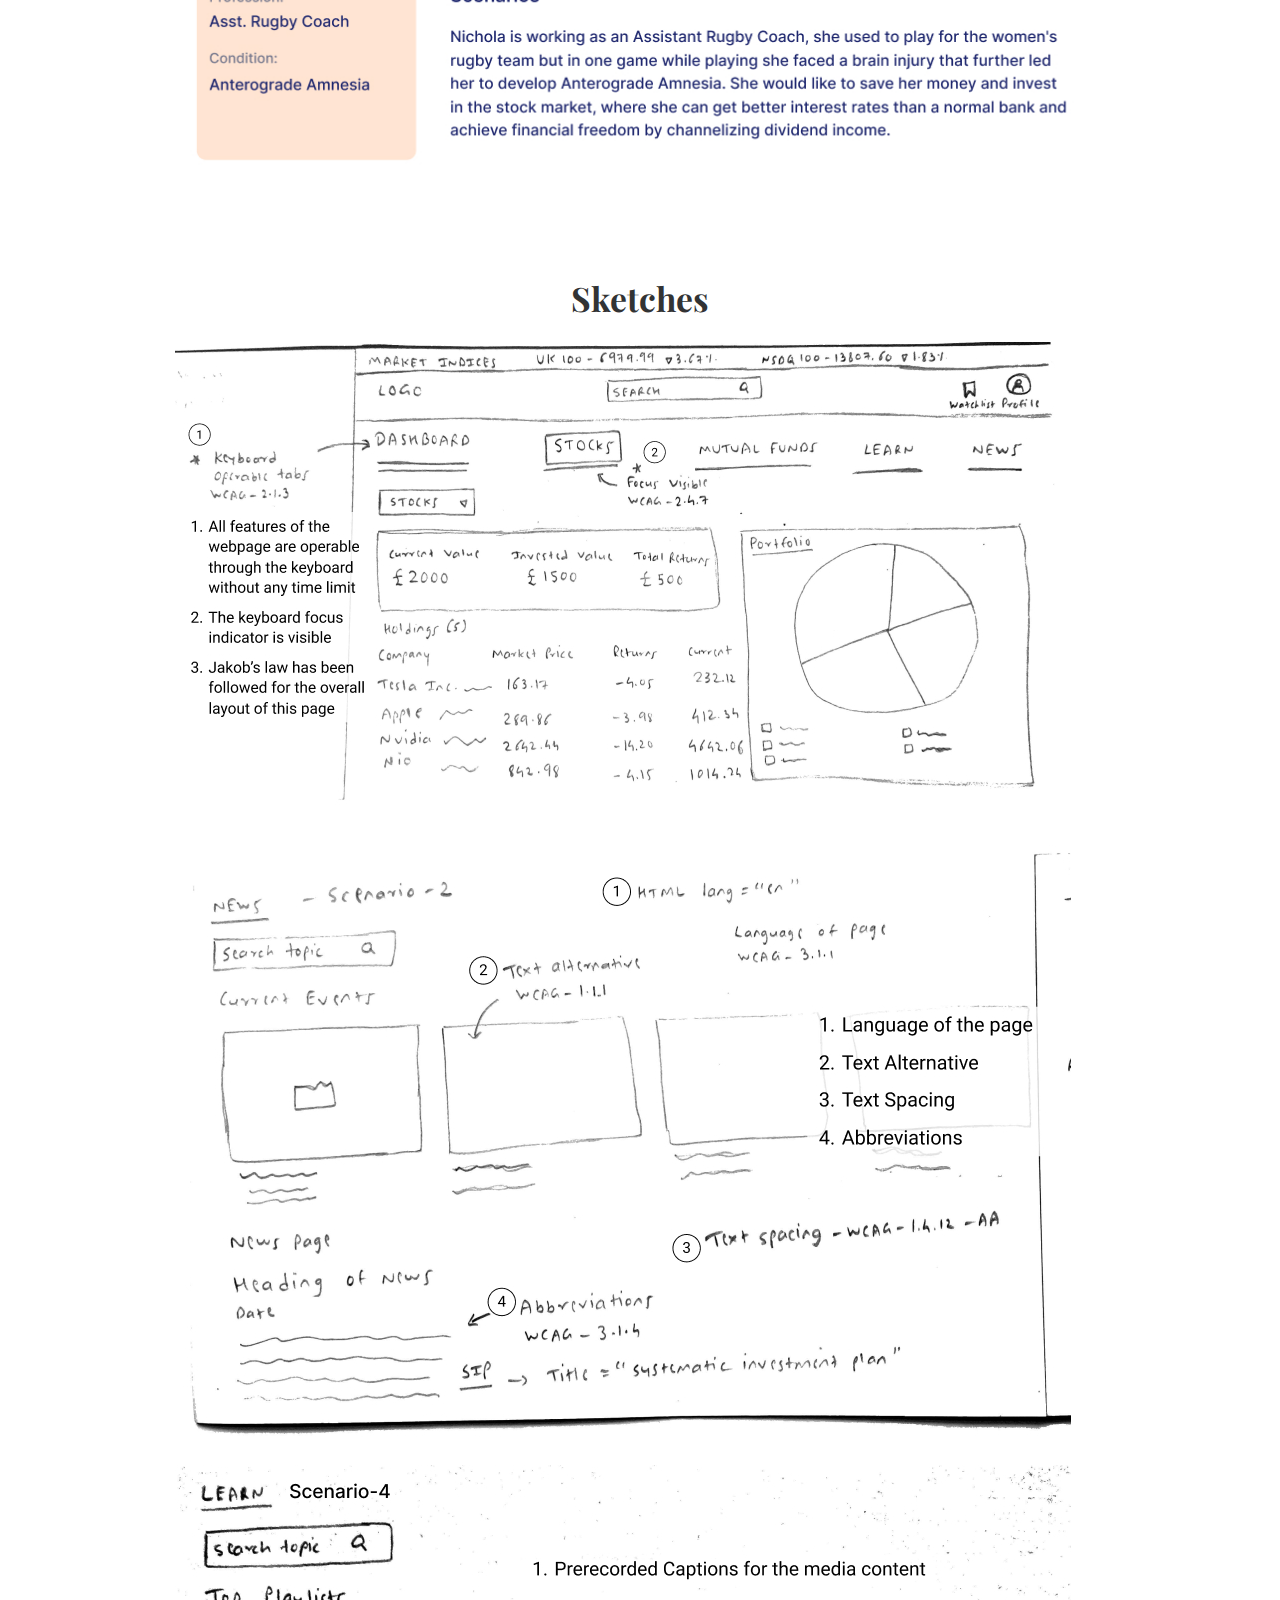
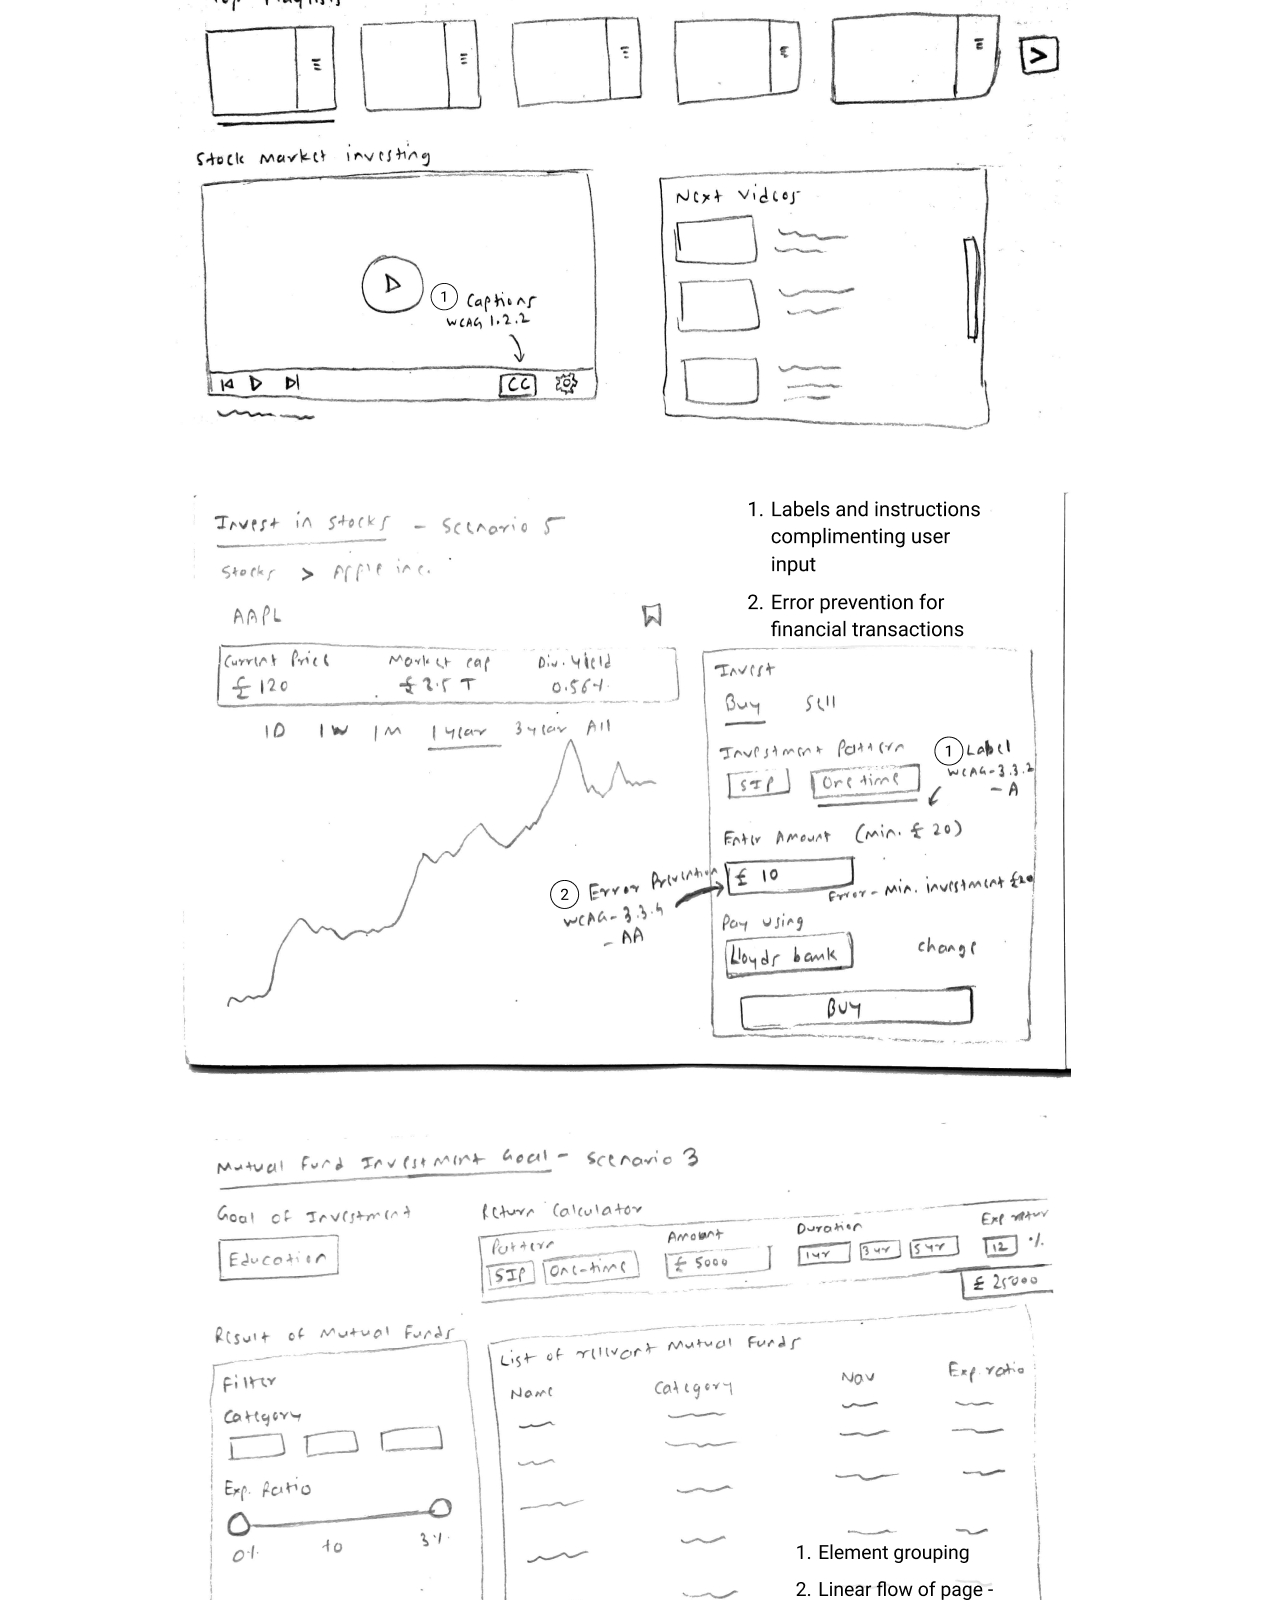
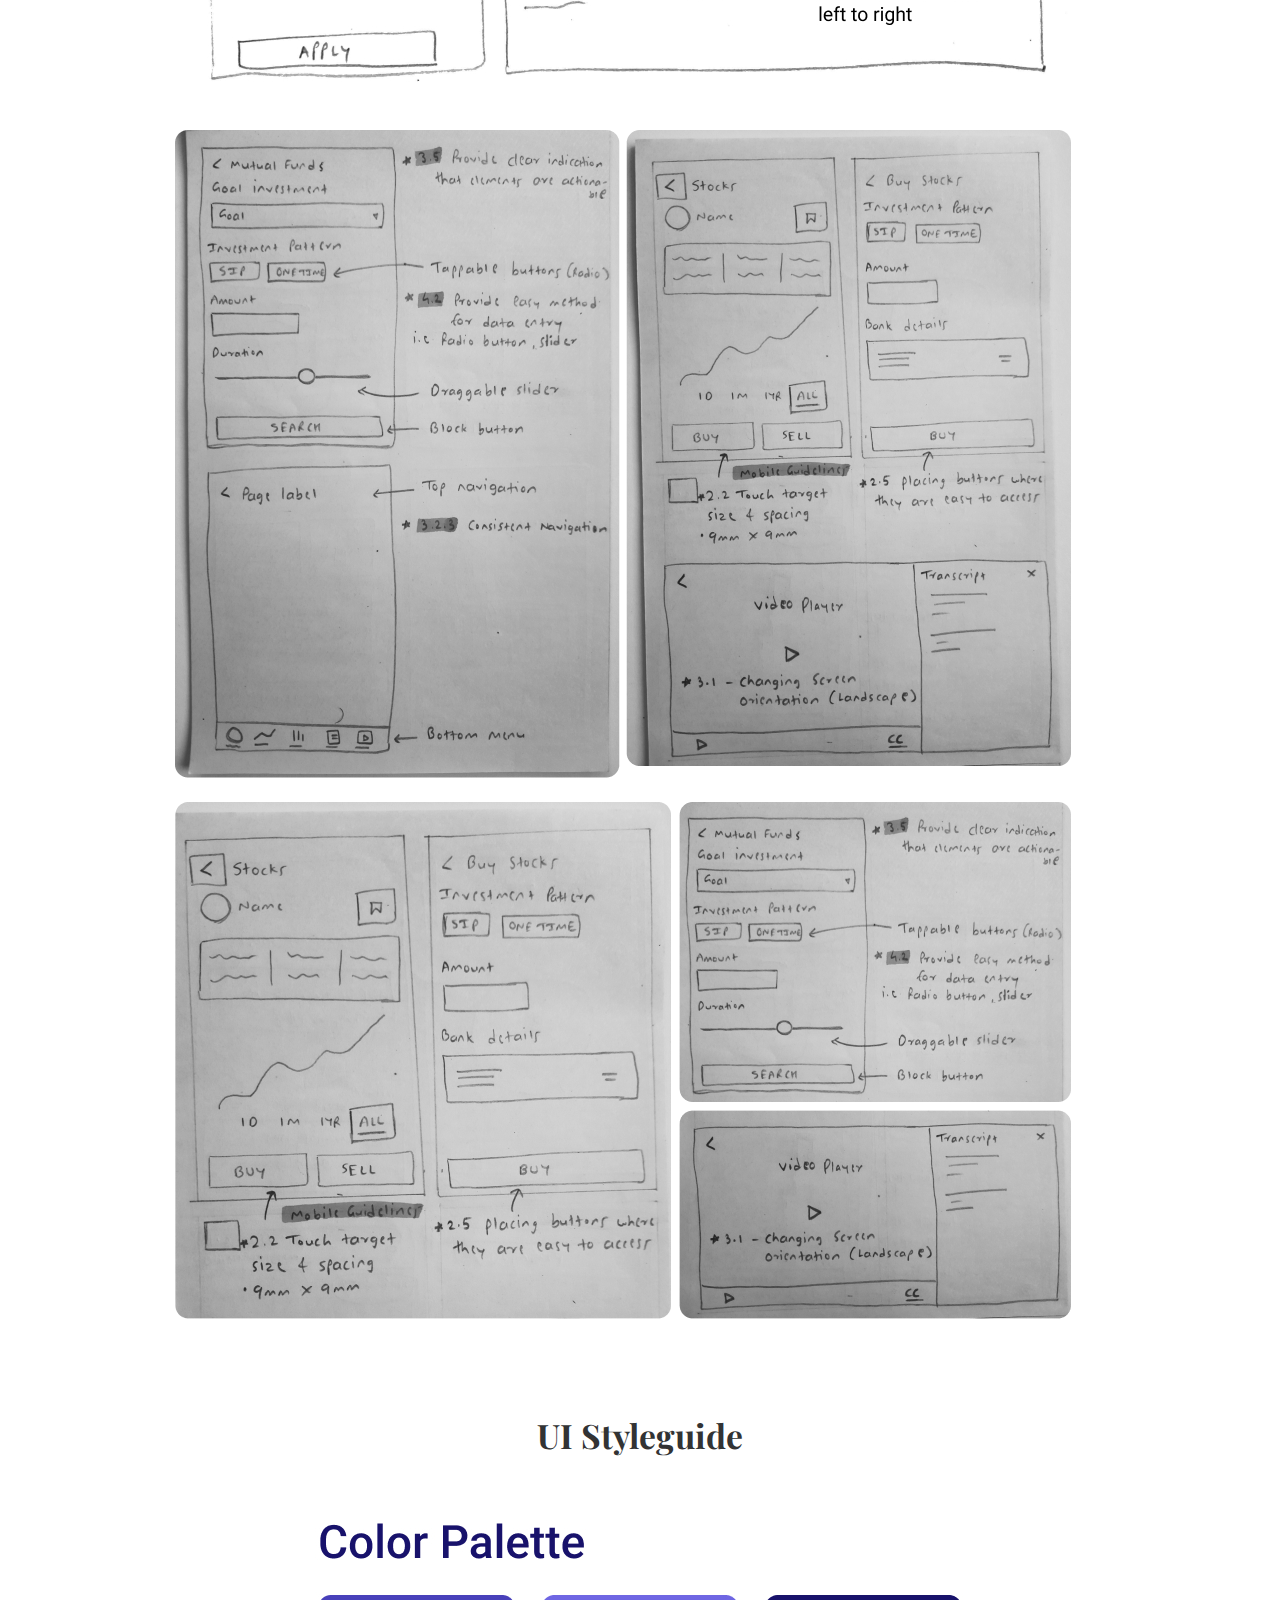
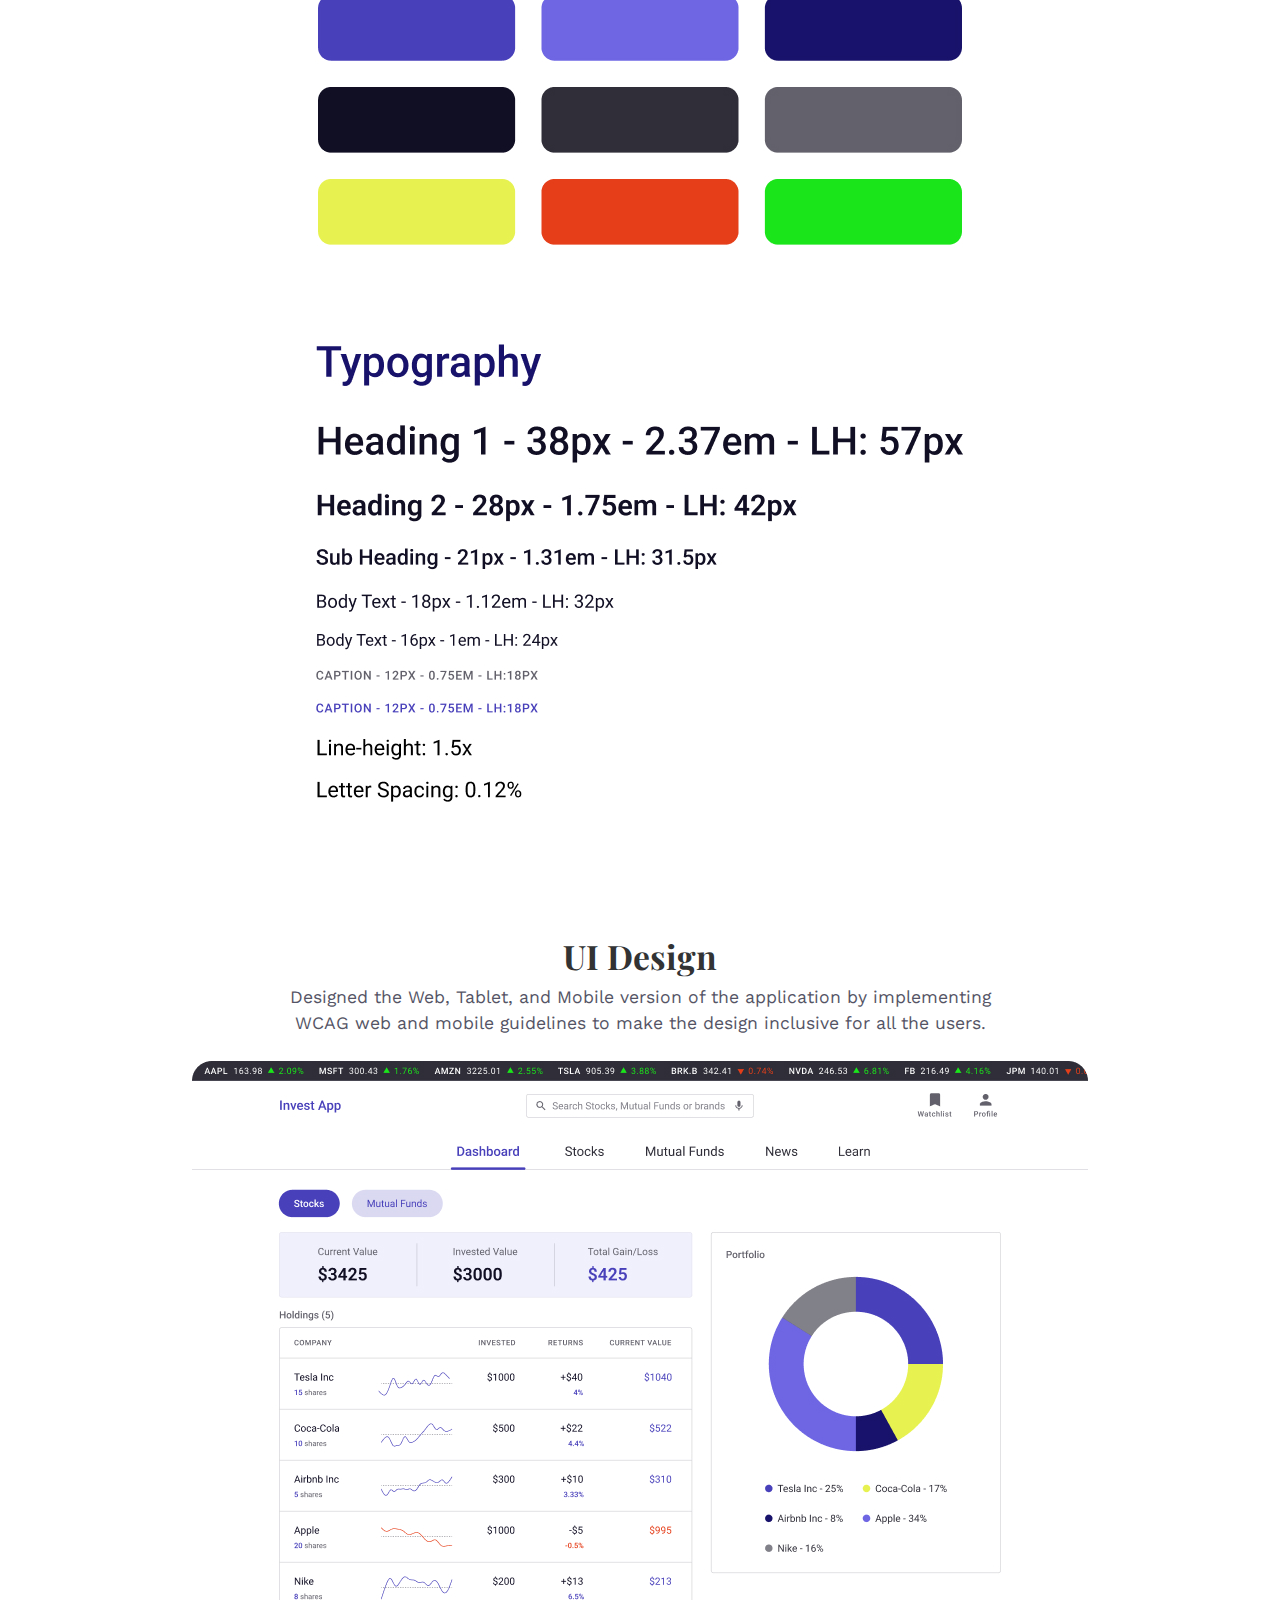
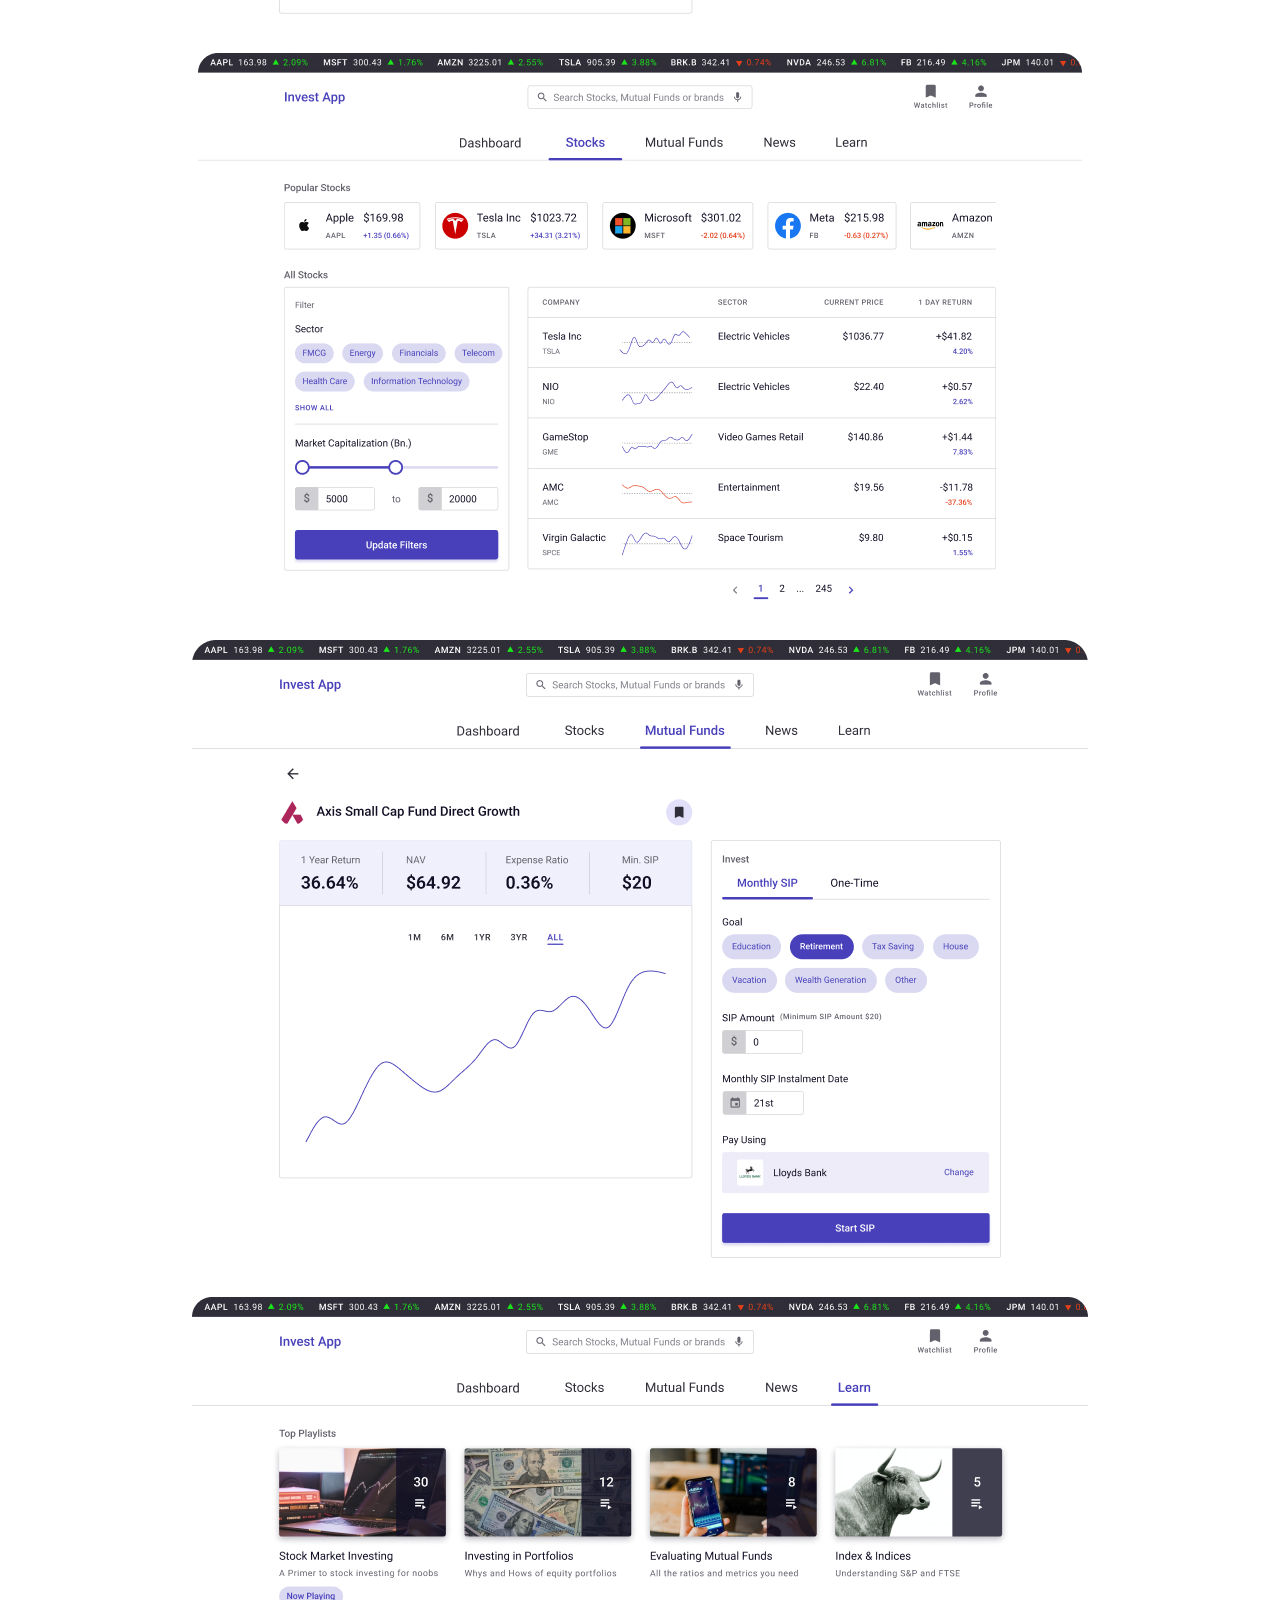
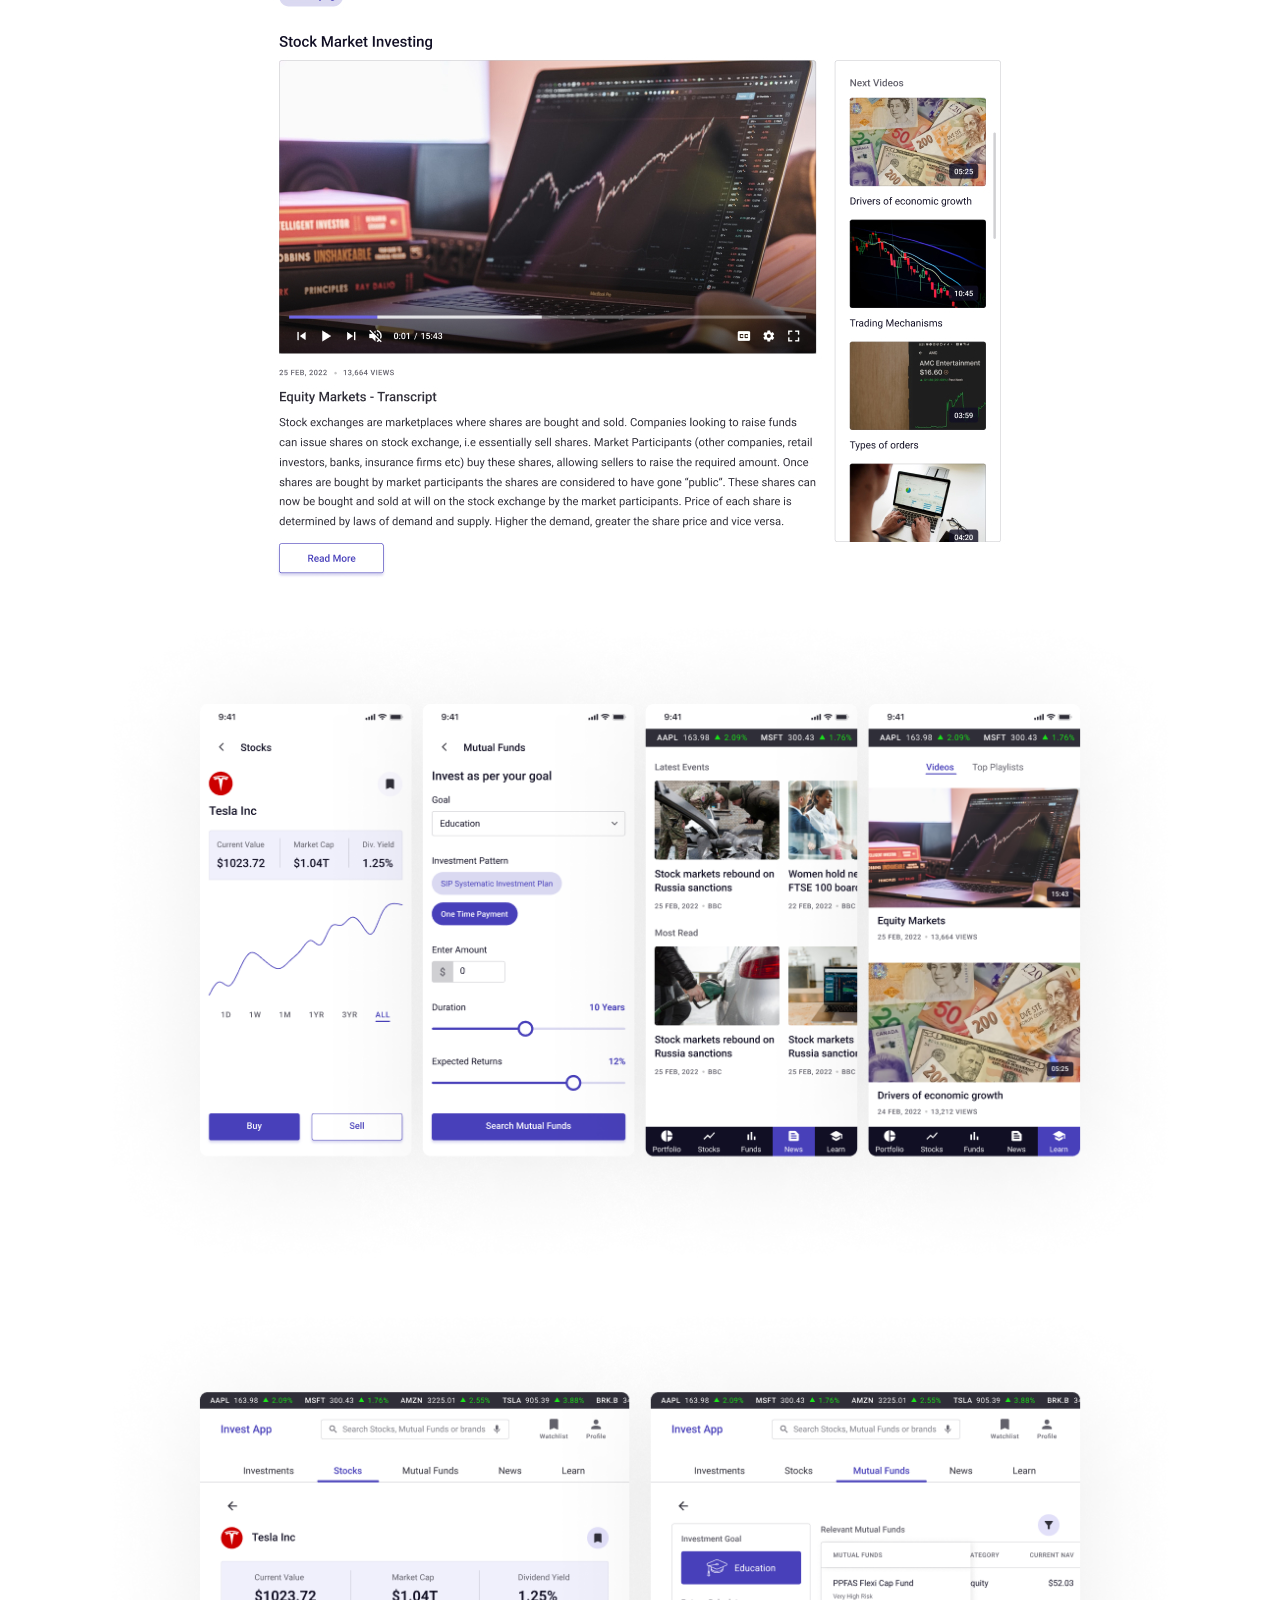
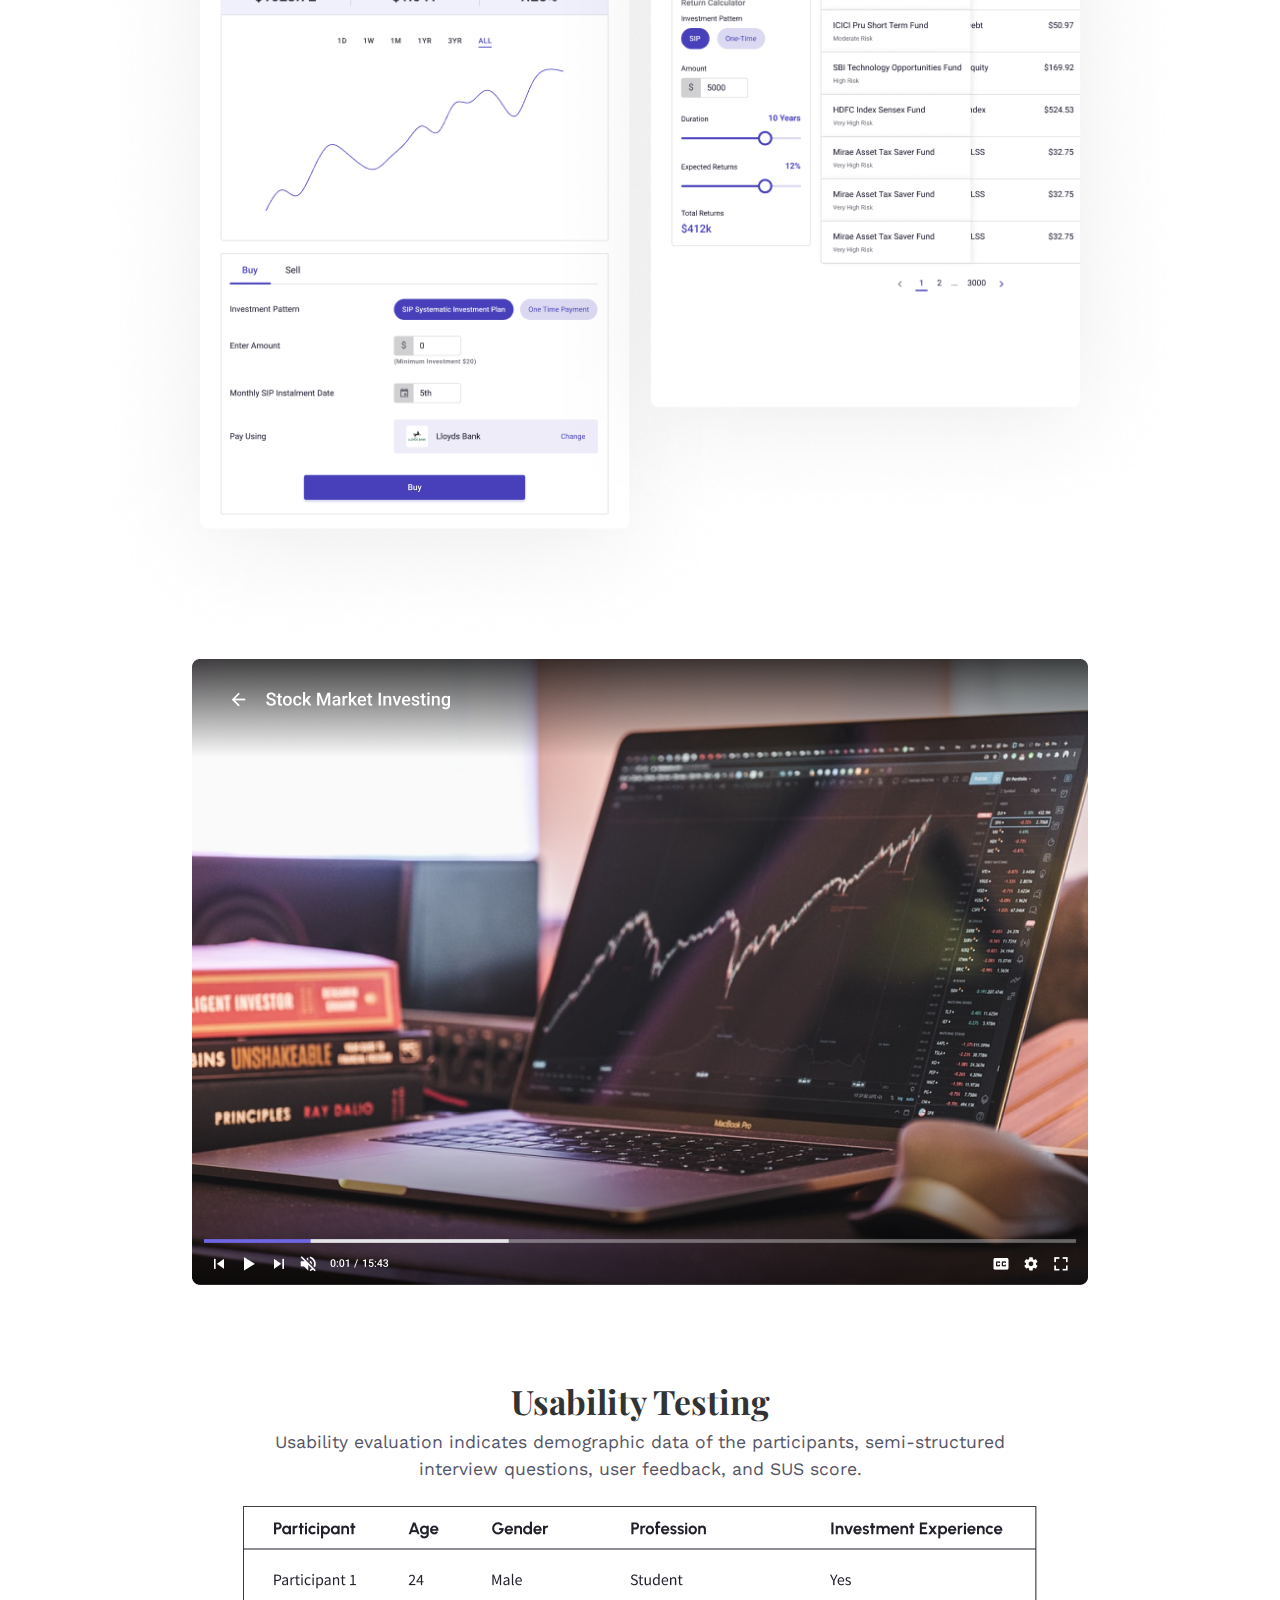
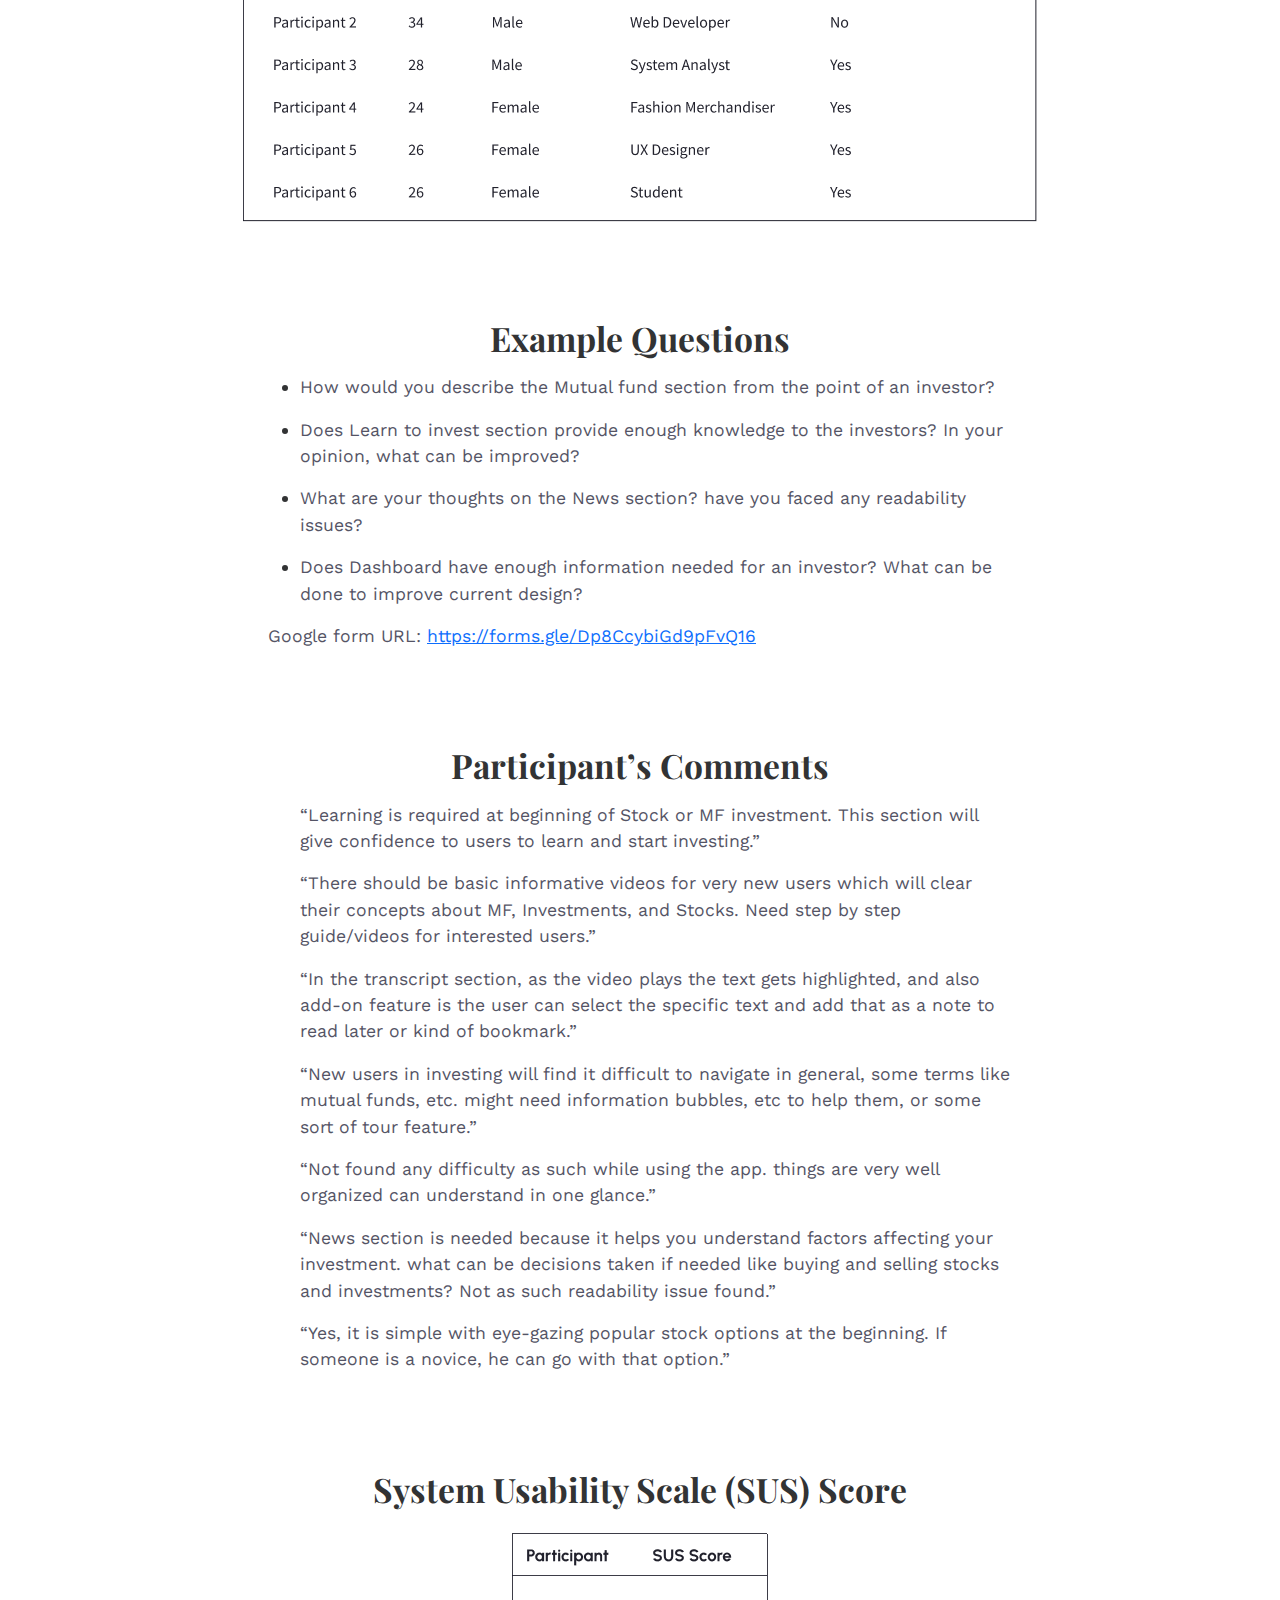
<file: investapp.html>
<!DOCTYPE html>
<html lang="en">
<head>
    <meta charset="UTF-8">
    <meta http-equiv="X-UA-Compatible" content="IE=edge">
    <meta name="viewport" content="width=device-width, initial-scale=1.0">
    <meta name="description" content="UX Designer based in Birmingham, UK, Suraj Pujari, UI Designer, Web Designer, Mobile App Designer">
    <meta itemprop="description" content="UX Designer based in Birmingham, UK, Suraj Pujari, UI Designer, Web Designer, Mobile App Designer">
    <meta property="og:description" content="UX Designer based in Birmingham, UK, Suraj Pujari, UI Designer, Web Designer, Mobile App Designer">
    <meta property="og:site_name" content="surajpujari.com">
    <meta name="keywords" content="UI Designing in Birmingham, UK, Suraj Pujari, Birmingham City University" />
    
    <!---- All CSS ---->
    <link rel="stylesheet" href="css/style.css">
    <link rel="stylesheet" href="css/bootstrap.min.css">
    <link rel="stylesheet" href="https://cdn.jsdelivr.net/npm/bootstrap-icons@1.8.3/font/bootstrap-icons.css">
    <link href="https://fonts.googleapis.com/css2?family=Playfair+Display:ital,wght@0,400;0,600;1,400&family=Work+Sans:wght@400;500&display=swap" rel="stylesheet">
    <link href="https://unpkg.com/aos@2.3.1/dist/aos.css" rel="stylesheet">
    <link rel="shortcut icon" href="img/favicon.ico" type="image/x-icon">
    <title>Invest App Case Study</title>

</head>
<body>
    <section>
        <header id="home">
            <nav class="navbar navbar-expand-lg navbar-light mt-4 mb-4 res-p res-m">
                <div class="container navbar-bordered">
                    <a class="navbar-brand" href="index.html"><img src="img/Logo.svg" alt="Suraj Pujari Logo"></a>
                    <button class="navbar-toggler" type="button" data-bs-toggle="collapse" data-bs-target="#navbarTogglerDemo01" aria-controls="navbarTogglerDemo01" aria-expanded="false" aria-label="Toggle navigation">
                        <span class="navbar-toggler-icon"></span>
                    </button>
                    <div class="collapse navbar-collapse" id="navbarTogglerDemo01">
                        <ul class="navbar-nav m-auto mb-2 mb-lg-0 navbar-main">
                            <li class="nav-item">
                                <a class="nav-link ps-3 pe-3" aria-current="page" href="index.html">Home</a>
                            </li>
                            <li class="nav-item">
                                <a class="nav-link ps-3 pe-3" href="#footer">Contact</a>
                            </li>
                        </ul>
                        <ul class="navbar-nav mr-auto mb-2 mb-lg-0 social">
                            <li class="nav-item">
                                <a class="nav-link linkedin" href="https://www.linkedin.com/in/surajpujari/" target="_blank">
                                    <i class="bi-linkedin"></i>
                                </a>
                            </li>
                            <li class="nav-item">
                                <a class="nav-link facebook" href="https://www.facebook.com/suraj.pujari.735" target="_blank">
                                    <i class="bi-facebook"></i>
                                </a>
                            </li>
                            <li class="nav-item">
                                <a class="nav-link dribbble" href="https://dribbble.com/surajpujari1993" target="_blank">
                                    <i class="bi-dribbble"></i>
                                </a>
                            </li>
                        </ul>
                    </div>
                </div>
            </nav>
        </header>
        <section>
            <div class="container">
                <div class="half-circle">
                    <svg width="98" height="183" viewBox="0 0 98 183" fill="none">
                        <mask id="mask0_735_273" style="mask-type:alpha" maskUnits="userSpaceOnUse" x="0" y="0" width="98" height="183">
                        <rect x="98" width="183" height="98" transform="rotate(90 98 0)" fill="#CCCCCC"/>
                        </mask>
                        <g mask="url(#mask0_735_273)">
                        <circle cx="6.5" cy="91.5" r="76.5" transform="rotate(90 6.5 91.5)" fill="white" stroke="#47D182" stroke-width="30"/>
                        </g>
                    </svg>
                </div>
                <div class="hero-section row">
                    <div class="col-sm-12 mb-4">
                        <div class="case-container hero-picture">
                            <img src="img/invest.jpg" alt="Invest App Banner" class="img-100"/>
                            <svg width="91" height="92" viewBox="0 0 91 92" fill="none" class="green-shape">
                                <circle cx="91.5" cy="91.5" r="91.5" transform="rotate(90 91.5 91.5)" fill="#47D182"/>
                            </svg>
                            <div class="waves">
                                <svg width="77" height="43" viewBox="0 0 77 43" fill="none">
                                    <path d="M2 5.37976C2 5.37976 9.38991 12.6972 15.3441 13.8263C25.2018 15.6956 28.4913 1.8557 38.5 2.00114C48.2327 2.14256 51.2277 15.2495 60.871 13.8263C67.1245 12.9034 75 5.37976 75 5.37976" stroke="#545465" stroke-width="3" stroke-linecap="round" stroke-linejoin="round"/>
                                    <path d="M2 19.0981C2 19.0981 9.38991 25.8058 15.3441 26.8408C25.2018 28.5543 28.4913 15.8677 38.5 16.001C48.2327 16.1307 51.2277 28.1454 60.871 26.8408C67.1245 25.9948 75 19.0981 75 19.0981" stroke="#545465" stroke-width="3" stroke-linecap="round" stroke-linejoin="round"/>
                                    <path d="M2 32.3798C2 32.3798 9.38991 39.6972 15.3441 40.8263C25.2018 42.6956 28.4913 28.8557 38.5 29.0011C48.2327 29.1426 51.2277 42.2495 60.871 40.8263C67.1245 39.9034 75 32.3798 75 32.3798" stroke="#545465" stroke-width="3" stroke-linecap="round" stroke-linejoin="round"/>
                                </svg>
                            </div>
                        </div>
                    </div>
                </div>
            </div>
        </section>
        
        <section class="case-study container">
            <h1 class="headline2 mb-4 text-center"
            >
                <strong>Invest App - Inclusive web application</strong>
            </h1>
            <p class="text-center col-sm-8 mx-auto mb-4">Designed an accessible investment portal for web, tablet, and mobile allowing users to invest in stocks and mutual funds.</p>
            <span class="labels d-block col-sm-8 mx-auto">Personas & Scenarios, Sketches, WCAG Guidelines, UI Styleguide, UI Design, Prototyping, Usability Testing, Updated Designs</span>

            <div class="case-header mt-5 col-sm-8 text-center mx-auto">
                <h2><strong>User Personas & Scenarios</strong></h2>
            </div>
            <div class="case-img col-sm-10 mx-auto mt-4 text-center">
                <img src="img/i-persona1.jpg" class="img-fluid mb-4">
                <img src="img/i-persona2.jpg" class="img-fluid mb-4">
                <img src="img/i-persona3.jpg" class="img-fluid mb-4">
                <img src="img/i-persona4.jpg" class="img-fluid">
            </div>

            <div class="case-header col-sm-8 text-center mx-auto">
                <h2><strong>Sketches</strong></h2>
            </div>
            <div class="case-img col-sm-10 mx-auto mt-4">
                <img src="img/i-sketch1.jpg" class="img-fluid mb-4">
                <img src="img/i-sketch2.jpg" class="img-fluid mb-4">
                <img src="img/i-sketch3.jpg" class="img-fluid mb-4">
                <img src="img/i-sketch4.jpg" class="img-fluid mb-4">
                <img src="img/i-sketch5.jpg" class="img-fluid mb-4">
                <img src="img/i-sketch6.png" class="img-fluid mb-4">
                <img src="img/i-sketch7.png" class="img-fluid">
            </div>

            <div class="case-header mt-5 col-sm-8 text-center mx-auto">
                <h2><strong>UI Styleguide</strong></h2>
            </div>
            <div class="case-img col-sm-12 mx-auto mt-4 text-center">
                <img src="img/i-guideline1.jpg" class="img-fluid mb-4">
                <img src="img/i-guideline2.jpg" class="img-fluid">
            </div>

            <div class="case-header mt-5 col-sm-8 text-center mx-auto">
                <h2><strong>UI Design</strong></h2>
                <p>Designed the Web, Tablet, and Mobile version of the application by implementing WCAG web and mobile guidelines to make the design inclusive for all the users.</p>
            </div>
            <div class="case-img col-sm-12 mx-auto mt-4 text-center">
                <img src="img/i-ui1.jpg" class="img-fluid mb-4">
                <img src="img/i-ui2.jpg" class="img-fluid mb-4">
                <img src="img/i-ui3.jpg" class="img-fluid mb-4">
                <img src="img/i-ui4.jpg" class="img-fluid">
                <img src="img/i-ui5.png" class="img-fluid">
                <img src="img/i-ui6.png" class="img-fluid">
                <img src="img/i-ui7.jpg" class="img-fluid">
            </div>

            <div class="case-header mt-5 col-sm-8 text-center mx-auto">
                <h2><strong>Usability Testing</strong></h2>
                <p>Usability evaluation indicates demographic data of the participants, semi-structured interview questions, user feedback, and SUS score.</p>
            </div>
            <div class="case-img col-sm-12 mx-auto mt-4 text-center">
                <img src="img/i-usability.png" class="img-fluid">
            </div>

            <div class="case-header mt-5 col-sm-8 mx-auto">
                <h2 class="text-center"><strong>Example Questions</strong></h2>
                <ul class="mt-3">
                    <li><p>How would you describe the Mutual fund section from the point of an investor?</p></li>
                    <li><p>Does Learn to invest section provide enough knowledge to the investors? In your opinion, what can be improved?</p></li>
                    <li><p>What are your thoughts on the News section? have you faced any readability issues?</p></li>
                    <li><p>Does Dashboard have enough information needed for an investor? What can be done to improve current design?</p></li>
                </ul>
                <p>Google form URL: <a href="https://forms.gle/Dp8CcybiGd9pFvQ16" target="_blank">https://forms.gle/Dp8CcybiGd9pFvQ16</a></p>
            </div>

            <div class="case-header mt-5 col-sm-8 mx-auto">
                <h2 class="text-center"><strong>Participant’s Comments</strong></h2>
                <ul class="mt-3" type="none">
                    <li><p>“Learning is required at beginning of Stock or MF investment. This section will give confidence to
                        users to learn and start investing.”</p></li>
                    <li><p>“There should be basic informative videos for very new users which will clear their concepts about
                        MF, Investments, and Stocks. Need step by step guide/videos for interested users.”</p></li>
                    <li><p>“In the transcript section, as the video plays the text gets highlighted, and also add-on feature is the user can select the specific text and add that as a note to read later or kind of bookmark.”</p></li>
                    <li><p>“New users in investing will find it difficult to navigate in general, some terms like mutual funds, etc. might need information bubbles, etc to help them, or some sort of tour feature.”</p></li>
                    <li><p>“Not found any difficulty as such while using the app. things are very well organized can understand
                        in one glance.”</p></li>
                    <li><p>“News section is needed because it helps you understand factors affecting your investment. what
                        can be decisions taken if needed like buying and selling stocks and investments? Not as such readability issue found.”</p></li>
                    <li><p>“Yes, it is simple with eye-gazing popular stock options at the beginning. If someone is a novice, he
                                can go with that option.”</p></li>
                </ul>
            </div>

            <div class="case-header mt-5 col-sm-8 text-center mx-auto">
                <h2><strong>System Usability Scale (SUS) Score</strong></h2>
            </div>
            <div class="case-img col-sm-12 mx-auto mt-4 text-center">
                <img src="img/i-sus.png" class="img-fluid">
            </div>

            <div class="case-header mt-5 col-sm-8 text-center mx-auto">
                <h2><strong>Updated Designs</strong></h2>
                <p>The feedback collected from all the participants further updated the designs.</p>
            </div>
            <div class="case-img col-sm-8 mx-auto mt-4 text-center">
                <p>Tour overlay to assist novice users by providing an overview of the interface.</p>
                <img src="img/i-ui8.jpg" class="img-fluid mb-5">

                <p>Synced video transcript with timeline and highlighted text (Yellow), Selected text (Light Purple) to add as a Bookmark.</p>
                <img src="img/i-ui9.jpg" class="img-fluid">
            </div>

            <div class="case-header mt-5 col-sm-8 text-center mx-auto">
                <h2><strong>Figma Prototype & Maze Report</strong></h2>
            </div>
            <div class="case-img col-sm-8 mx-auto mt-4">
                <div class="d-flex justify-content-evenly flex-wrap">
                    <a href="https://tinyurl.com/2p928bbu" target="_blank"><img src="img/f-figma.jpg" class="img-fluid mb-3"></a>
                    <a href="https://app.maze.co/report/2uo9grjtl2awc3q1/#85098119-87477173" target="_blank"><img src="img/i-maze.jpg" class="img-fluid"></a>  
                </div>
            </div>

            <div class="case-header mt-5 col-sm-8 mx-auto">
                <h2 class="text-center"><strong>Key Takeaways</strong></h2>
                <ul class="mt-3">
                    <li><p>A total of four personas and five scenarios along with Hierarchical task analysis (HTA) diagrams were developed around different disabilities.</p></li>
                    <li><p>Bootstrap 5 framework is referred to as a source of inspiration while sketching the initial screen layouts. Additionally, Web Content Accessibility Guidelines
                        (WCAG) 2.1 are implemented in the sketches.</p></li>
                    <li><p>Followed the colour palette considering colourblind accessibility and contrast ratio, and used Roboto typeface with relative font sizes in the ‘em’ unit.</p></li>
                    <li><p>The usability study was undertaken based on field studies in the remote and in-person environments following a cognitive walkthrough approach.</p></li>
                    <li><p>All the participants including novice and experienced were satisfied with the overall app flow and provided useful insights.</p></li>
                </ul>
            </div>

            <div class="case-footer mt-5 col-sm-8 mx-auto d-flex justify-content-between">
                <a class="btn btn-primary btn-mid" href="hoppers.html" data-bs-toggle="tooltip" data-bs-placement="top" title="Previous Project">
                    <svg width="32" height="32" viewBox="0 0 32 32" fill="none">
                        <rect x="32" width="32" height="32" rx="16" transform="rotate(90 32 0)" fill="#323334"/>
                        <path d="M16 23L17.2337 21.7663L12.3512 16.875L23 16.875L23 15.125L12.3512 15.125L17.2425 10.2425L16 9L9 16L16 23Z" fill="white"/>
                    </svg>
                </a>
                <a class="btn btn-primary btn-mid" href="fashionAR.html" data-bs-toggle="tooltip" data-bs-placement="top" title="Next Project">
                    <svg width="32" height="32" viewBox="0 0 32 32" fill="none">
                        <rect y="32" width="32" height="32" rx="16" transform="rotate(-90 0 32)" fill="#323334"/>
                        <path d="M16 9L14.7662 10.2337L19.6487 15.125L9 15.125L9 16.875L19.6488 16.875L14.7575 21.7575L16 23L23 16L16 9Z" fill="white"/>
                    </svg>
                </a>
            </div>

        </section>

        <footer class="up-shadow" id="footer">
            <section class="container">
                <h1 class="headline2 mb-2" data-aos="fade-down" data-aos-delay="300" data-aos-easing="linear">
                    <strong>Let’s Discuss!</strong>
                </h1>
                <div class="subtitle">
                    Let’s convert your ideas into user-friendly products.
                </div>
                <a class="btn btn-primary mt-4 btn-in" href="https://www.linkedin.com/in/surajpujari/" target="_blank" data-aos="fade-up" data-aos-delay="300" data-aos-easing="linear">
                    <svg width="32" height="32" viewBox="0 0 32 32" fill="none">
                        <rect width="32" height="32" rx="16" fill="#0A66C2"/>
                        <path fill-rule="evenodd" clip-rule="evenodd" d="M9 10.1696C9 9.85943 9.12323 9.56193 9.34258 9.34258C9.56193 9.12323 9.85943 9 10.1696 9H21.8291C21.9828 8.99975 22.1351 9.02982 22.2772 9.0885C22.4193 9.14717 22.5484 9.2333 22.6572 9.34194C22.7659 9.45059 22.8522 9.57962 22.911 9.72164C22.9698 9.86367 23.0001 10.0159 23 10.1696V21.8291C23.0002 21.9829 22.97 22.1351 22.9113 22.2772C22.8525 22.4193 22.7663 22.5484 22.6576 22.6572C22.549 22.766 22.4199 22.8522 22.2778 22.911C22.1358 22.9698 21.9835 23.0001 21.8297 23H10.1696C10.016 23 9.86384 22.9697 9.72189 22.9109C9.57994 22.8521 9.45097 22.7659 9.34235 22.6572C9.23373 22.5485 9.14759 22.4195 9.08885 22.2775C9.03011 22.1355 8.99992 21.9834 9 21.8297V10.1696ZM14.5415 14.3378H16.4372V15.2898C16.7108 14.7425 17.4108 14.25 18.4627 14.25C20.4794 14.25 20.9573 15.3401 20.9573 17.3402V21.0451H18.9165V17.7958C18.9165 16.6567 18.6428 16.014 17.9479 16.014C16.9838 16.014 16.5829 16.707 16.5829 17.7958V21.0451H14.5415V14.3378ZM11.0415 20.9579H13.0829V14.25H11.0415V20.9573V20.9579ZM13.375 12.0622C13.3788 12.237 13.3477 12.4108 13.2835 12.5734C13.2193 12.736 13.1232 12.8841 13.001 13.0091C12.8787 13.1341 12.7327 13.2334 12.5716 13.3012C12.4104 13.369 12.2373 13.4039 12.0625 13.4039C11.8877 13.4039 11.7146 13.369 11.5534 13.3012C11.3923 13.2334 11.2463 13.1341 11.124 13.0091C11.0018 12.8841 10.9057 12.736 10.8415 12.5734C10.7773 12.4108 10.7462 12.237 10.75 12.0622C10.7576 11.7191 10.8992 11.3926 11.1445 11.1526C11.3898 10.9126 11.7193 10.7783 12.0625 10.7783C12.4057 10.7783 12.7352 10.9126 12.9805 11.1526C13.2258 11.3926 13.3674 11.7191 13.375 12.0622Z" fill="white"/>
                    </svg>
                    <span class="me-2 align-middle">Connect on Linkedin</span>
                </a>
                <a href="#home" class="btn-bottom reveal">
                <svg width="48" height="48" viewBox="0 0 48 48" fill="none">
                    <rect class="outer-circle" x="0.5" y="0.5" width="47" height="47" rx="23.5" fill="white"
                        stroke="#323334"></rect>
                    <rect x="40" y="40" width="32" height="32" rx="16" transform="rotate(-180 40 40)" fill="#323334">
                    </rect>
                    <path
                        d="M17 24L18.2338 25.2337L23.125 20.3512L23.125 31L24.875 31L24.875 20.3512L29.7575 25.2425L31 24L24 17L17 24Z"
                        fill="white"></path>
                </svg>
            </a>
            </section>
            <img class="shapes" src="img/footer.svg"/>
        </footer>
    </section>

    <script src="https://cdn.jsdelivr.net/npm/@popperjs/core@2.9.2/dist/umd/popper.min.js" integrity="sha384-IQsoLXl5PILFhosVNubq5LC7Qb9DXgDA9i+tQ8Zj3iwWAwPtgFTxbJ8NT4GN1R8p" crossorigin="anonymous"></script>
    <script src="https://cdn.jsdelivr.net/npm/bootstrap@5.0.2/dist/js/bootstrap.min.js" integrity="sha384-cVKIPhGWiC2Al4u+LWgxfKTRIcfu0JTxR+EQDz/bgldoEyl4H0zUF0QKbrJ0EcQF" crossorigin="anonymous"></script>
    <script src="https://cdnjs.cloudflare.com/ajax/libs/gsap/3.10.4/gsap.min.js"></script>
    <script src="https://unpkg.com/aos@2.3.1/dist/aos.js"></script>
    <script type="text/javascript" src="js/index.js"></script>
    <script type="text/javascript" src="js/nanobar.min.js"></script>

    <script type="text/javascript">
        var options = {
          bg: '#47D182',
          target: document.getElementById('nanobar')
        };

        var nanobar = new Nanobar(options);

        nanobar.go(100);
    </script>
    
</body>
</html>
</file>
<file: css/style.css>
body {
  font-family: 'Playfair Display' !important;
  color: #323334 !important;
  -webkit-font-smoothing: antialiased;
}
button, a.btn {
  outline: none !important;
  box-shadow: none !important;
  font-family: 'Work Sans', sans-serif;
  text-transform: uppercase;
  transition: 0.4s;
}
.btn-big {
  font-weight: 500 !important;
  font-size: 1em !important;
  border-radius: 40em !important;
  background-color: #ffffff !important;
  padding: 0.5em !important;
  color: #323334 !important;
  transition: 0.4s all !important;
  border: 1px solid #323334 !important;
}
.btn-big:hover {
  color: #ffffff !important;
  background-color: #323334 !important;
}
.btn-big:focus {
  color: #ffffff !important;
  background-color: #323334 !important;
}
.btn-mid {
  font-weight: 500 !important;
  font-size: 1em !important;
  border-radius: 40em !important;
  background-color: #ffffff !important;
  padding: 0.5em !important;
  color: #323334 !important;
  transition: 0.4s all !important;
  border: 1px solid #323334 !important;
}
.btn-mid:hover {
  color: #ffffff !important;
  background-color: #323334 !important;
}
.btn-mid:focus {
  color: #ffffff !important;
  background-color: #323334 !important;
}
.btn-in {
  font-weight: 500 !important;
  font-size: 1em !important;
  border-radius: 40em !important;
  background-color: #ffffff !important;
  padding: 0.5em !important;
  color: #0A66C2 !important;
  border-color: #0A66C2 !important;
  transition: 0.4s all !important;
}
.btn-in:hover {
  color: #ffffff !important;
  background-color: #0A66C2 !important;
  border-color: #0A66C2 !important;
}
.btn-in:focus {
  color: #ffffff !important;
  background-color: #0A66C2 !important;
  border-color: #0A66C2 !important;
}
.navbar-bordered {
  border: 1px solid #CCCCCC;
  border-radius: 4px;
  font-family: 'Work Sans', sans-serif;
  padding: 0.5rem 1rem;
  opacity: 0;
}
.navbar-bordered a.navbar-brand img {
  vertical-align: text-bottom;
}
.navbar-main .nav-item a.active {
  color: #323334 !important;
  font-weight: 500;
}
.social .nav-item .linkedin:hover {
  color: #0a65c1 !important;
}
.social .nav-item .facebook:hover {
  color: #1875f2 !important;
}
.social .nav-item .dribbble:hover {
  color: #ea4e8a !important;
}
.headline {
  font-size: 4em;
  clip-path: polygon(0 100%, 100% 100%, 100% 100%, 0% 100%);
  opacity: 0;
  transform: translateY(100px);
}
.headline span.emphasis {
  position: relative;
  font-style: italic;
}
.headline2 {
  font-size: 2.9em;
}
.subtitle {
  font-size: 1.5em;
  font-family: 'Work Sans', sans-serif;
  clip-path: polygon(0 100%, 100% 100%, 100% 100%, 0% 100%);
  opacity: 0;
  transform: translateY(100px);
  color: rgba(50, 51, 52, 0.8);
}
.subtitle strong {
  font-weight: 500;
}
.hero-btn {
  opacity: 0;
  transform: translateY(100px);
}
.hero-picture {
  position: relative;
  opacity: 0;
  transform: translateY(100px);
}
.hero-picture .waves {
  position: absolute;
  top: 2em;
  left: 2em;
  z-index: 1;
}
.hero-picture .img-container {
  position: relative;
}
.hero-picture .img-container svg {
  position: absolute;
  bottom: 0;
  right: 0;
}
.half-circle {
  position: absolute;
  left: 0;
  clip-path: circle(0% at 50% 50%);
  opacity: 0;
  transform: translateZ(100px);
}
.btm-shadow {
  box-shadow: 0px 12px 24px rgba(0, 0, 0, 0.04);
}
.up-shadow {
  box-shadow: 0px -12px 12px rgba(0, 0, 0, 0.04);
}
.projects {
  margin-top: 6rem;
}
.projects .project-card {
  margin-bottom: 8rem;
  position: relative;
}
.projects .project-card .project-image {
  width: 80%;
  border-radius: 4px;
}
.projects .project-card .project-image-right {
  width: 80%;
  border-radius: 4px;
  margin-left: auto;
}
.projects .project-card .project-desc {
  border: 1px solid #cccccc;
  position: absolute;
  top: 50%;
  background-color: #ffffff;
  width: 50%;
  right: 0;
  transform: translateY(-50%);
  box-shadow: 0px 4px 12px rgba(0, 0, 0, 0.04);
  border-radius: 4px;
}
.projects .project-card .project-desc h3 {
  color: #323334;
  font-weight: 600;
  margin-bottom: 0.5em;
}
.projects .project-card .project-desc p {
  color: #545465;
  font-family: 'Work Sans', sans-serif;
  font-size: 1.1em;
}
.projects .project-card .project-desc .labels span {
  font-family: 'Work Sans', sans-serif;
  background-color: rgba(51, 51, 51, 0.1);
  padding: 0.5em 1em;
  border-radius: 2em;
  margin-right: 0.5em;
  color: #333333;
  font-weight: 500;
}
.projects .project-card .project-desc-right {
  left: 0;
}
.testimonials {
  margin-bottom: 7rem;
}
.testimonials .testimonial-card {
  border: 1px solid #cccccc;
  background-color: #ffffff;
  box-shadow: 0px 4px 12px rgba(0, 0, 0, 0.04);
  border-radius: 4px;
}
.testimonials .testimonial-card img {
  display: block;
}
.testimonials .testimonial-card p {
  color: #545465;
  font-family: "Work Sans", sans-serif;
  font-size: 1.1em;
}
.testimonials .testimonial-card .testimonial-author {
  text-align: center;
}
.testimonials .testimonial-card .testimonial-author img {
  display: block;
  max-width: 56px;
}
.testimonials .testimonial-card .testimonial-author h5 {
  color: #2b2a35;
  font-weight: 400;
}
.testimonials .testimonial-card .testimonial-author small {
  color: rgba(84, 84, 101, 0.8);
  font-family: "Work Sans", sans-serif;
  font-size: 1em;
}
.about {
  margin-bottom: 8rem;
}
.about p {
  color: #545465;
  font-family: "Work Sans", sans-serif;
  font-size: 1.1em;
}
.about p a{
  color: #323334;
}
#footer {
  padding: 6rem 0;
  position: relative;
}
#footer img.shapes {
  position: absolute;
  top: 50%;
  right: 0;
  transform: translateY(-50%);
  animation: updown 4s infinite;
}
/*Click to top CSS*/
.btn-bottom {
  position: absolute;
  right: 30px;
  bottom: 30px;
  transition: 0.4s;
  z-index: 1;
}
.btn-bottom:hover .outer-circle {
  fill: #323334;
}
.btn-bottom:hover {
  transition: 0.4s;
}
@keyframes updown {
  0%, 100% {
    top: 50%;
  }
  50% {
    top: 55%;
  }
}
.bar {
  background: #47D182;
}
.case-container .img-100 {
  width: 100%;
}
.case-container .waves {
  top: 2em;
  right: 25%;
  left: auto;
}
.case-container .green-shape {
  position: absolute;
  bottom: -1em;
  right: -1em;
}
.case-study {
  margin-bottom: 6em;
}
.case-study p {
  color: #545465;
  font-family: "Work Sans", sans-serif;
  font-size: 1.3em;
}
.case-study .headline2 {
  font-size: 2.5em;
}
.case-study .labels {
  font-family: 'Montserrat';
  font-style: italic;
  color: #333333;
  text-align: center;
}
.case-study .case-header {
  margin-top: 6em !important;
}
.case-study .case-header h2 {
  font-size: 2.1em;
}
.case-study .case-header p {
  color: #545465;
  font-size: 1.1em;
}
.case-study .case-img p {
  color: #545465;
  font-size: 1.1em;
}
.reveal {
  opacity: 0;
  transition: all 2s ease;
}
.reveal.active {
  opacity: 1;
}
.case-img a:hover {
  transform: translateY(-5px);
  transition: all 0.4s linear;
}
/*------ Responsive CSS ------*/
@media screen and (min-width: 768px) and (max-width: 1024px) {
  .height-90 {
    height: auto;
  }
  .case-container.hero-picture {
    display: block !important;
  }
  .hero-picture .waves{
    left: 0em;
  }
}
@media screen and (min-width: 320px) and (max-width: 768px) {
  .navbar-bordered {
    border: none;
    padding: 1rem 1rem;
  }
  .navbar-main .nav-item {
    text-align: center;
    padding: 0.5rem;
  }
  .social {
    flex-direction: row !important;
    justify-content: space-evenly;
  }
  .social .nav-link {
    padding-right: 1rem !important;
    padding-left: 1rem !important;
  }
  .res-p {
    padding: 0 !important;
  }
  .res-m {
    margin: 0 !important;
  }
  .headline {
    font-size: 2.5rem;
    margin-bottom: 2rem;
    text-align: center;
  }
  .headline2 {
    font-size: 2rem;
  }
  .subtitle {
    margin-bottom: 1rem;
    text-align: center;
    font-size: 1.3rem;
  }
  .height-90 {
    height: auto;
  }
  .hero-picture {
    display: none;
  }
  .hero-btn {
    margin-bottom: 3rem;
  }
  .half-circle {
    z-index: -1;
    top: -30px;
    left: -30px;
    transform: rotate(45deg) !important;
  }
  .project-card {
    margin-bottom: 4rem !important;
  }
  .project-card .project-image {
    width: 100% !important;
  }
  .project-card .project-image img {
    box-shadow: 0px 12px 24px rgba(0, 0, 0, 0.04);
  }
  .project-card .project-image-right {
    width: 100% !important;
  }
  .project-card .project-image-right img {
    box-shadow: 0px 12px 24px rgba(0, 0, 0, 0.04);
  }
  .project-card .project-desc {
    position: relative !important;
    width: 100% !important;
    transform: none !important;
  }
  .project-card .project-desc-right {
    left: 0;
  }
  .btn-mid {
    margin: 1.5rem auto 0 auto !important;
  }
  #footer {
    text-align: center;
  }
  #footer img.shapes {
    display: none;
  }
  .mobile-center {
    text-align: center;
  }
}
</file>
